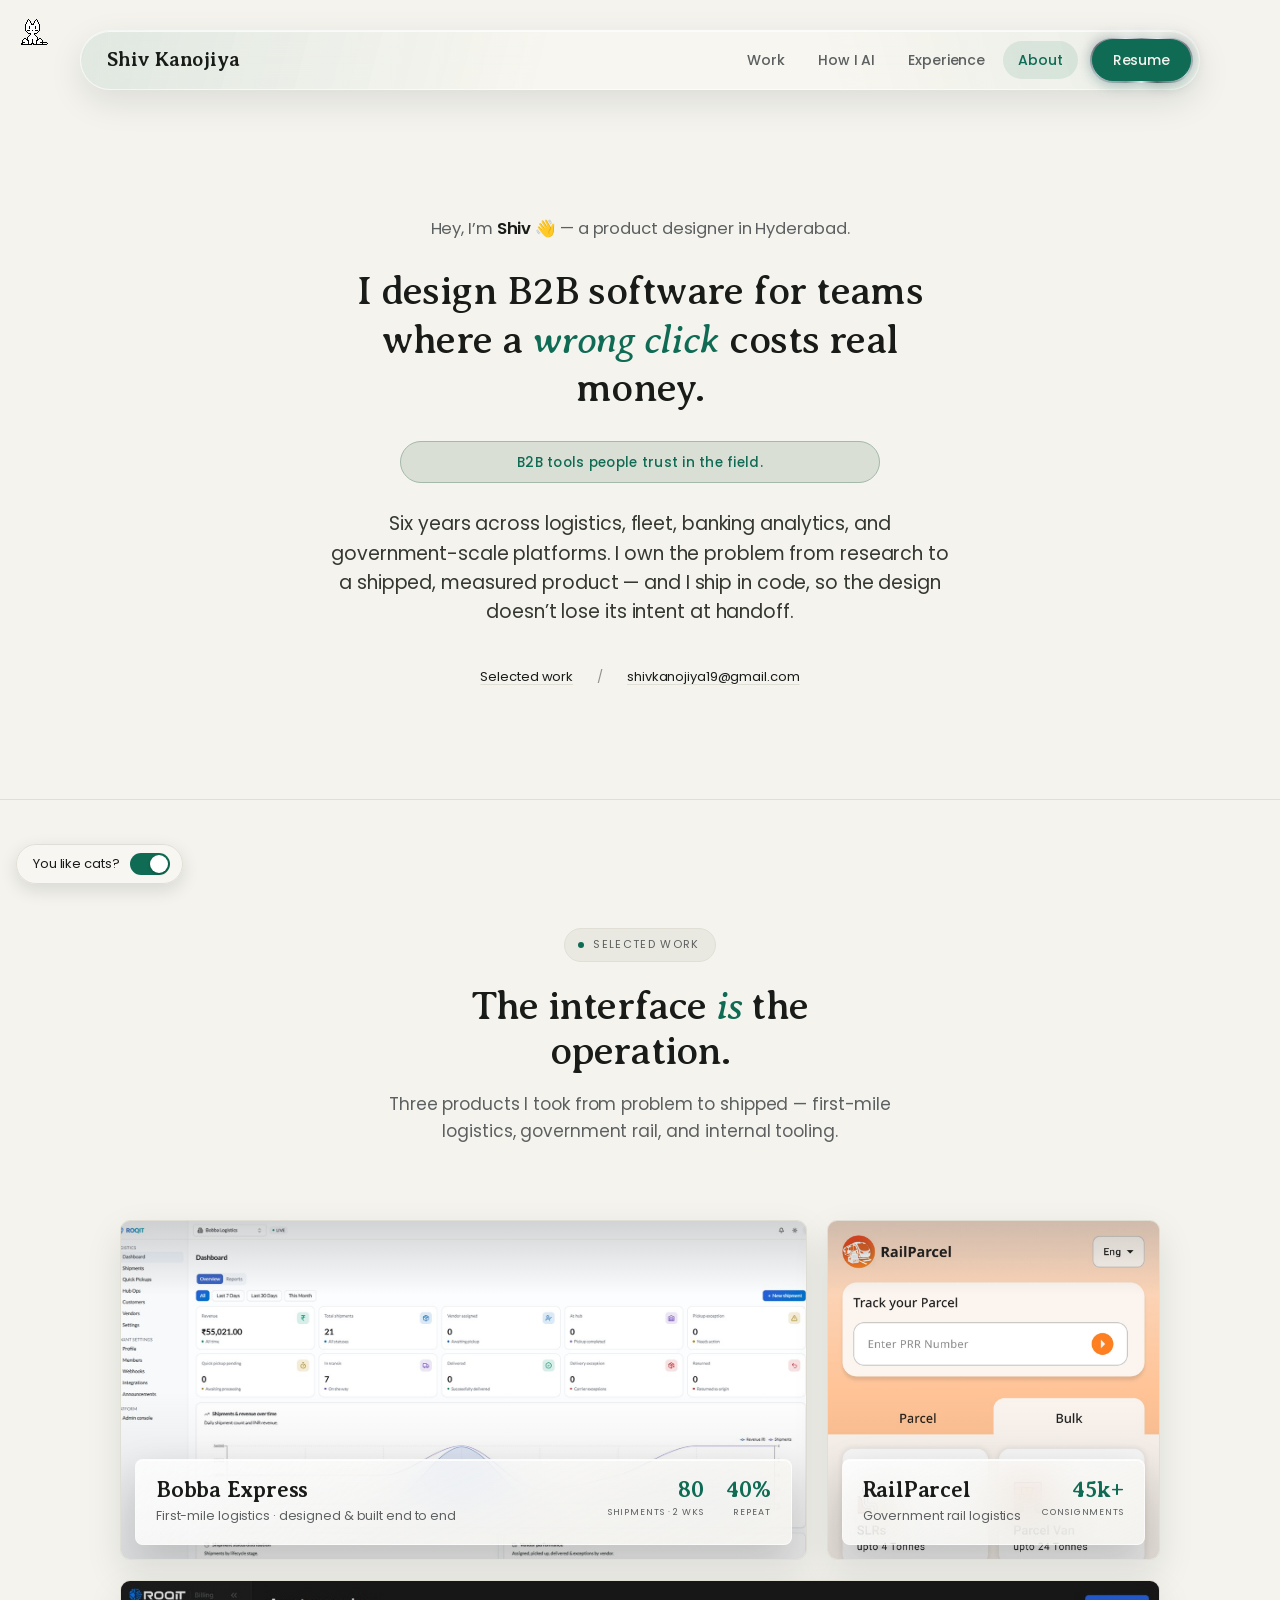
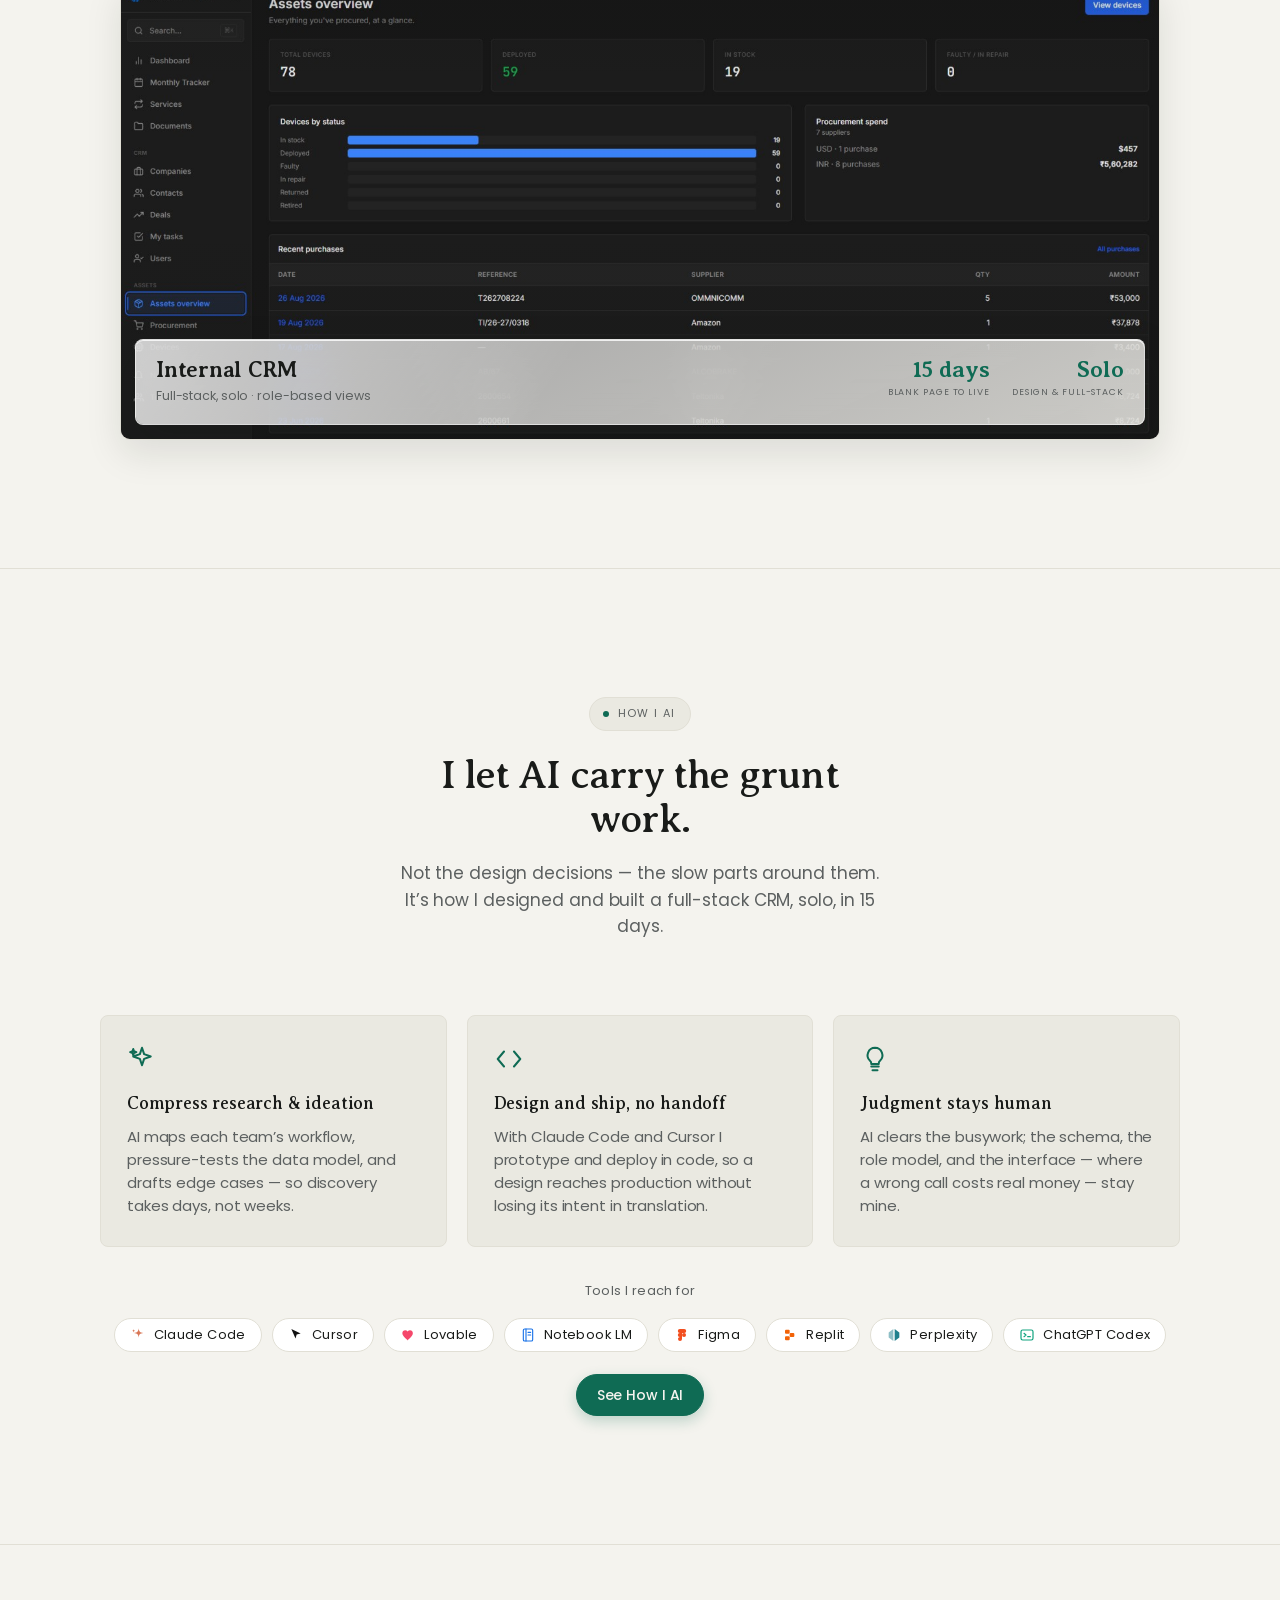
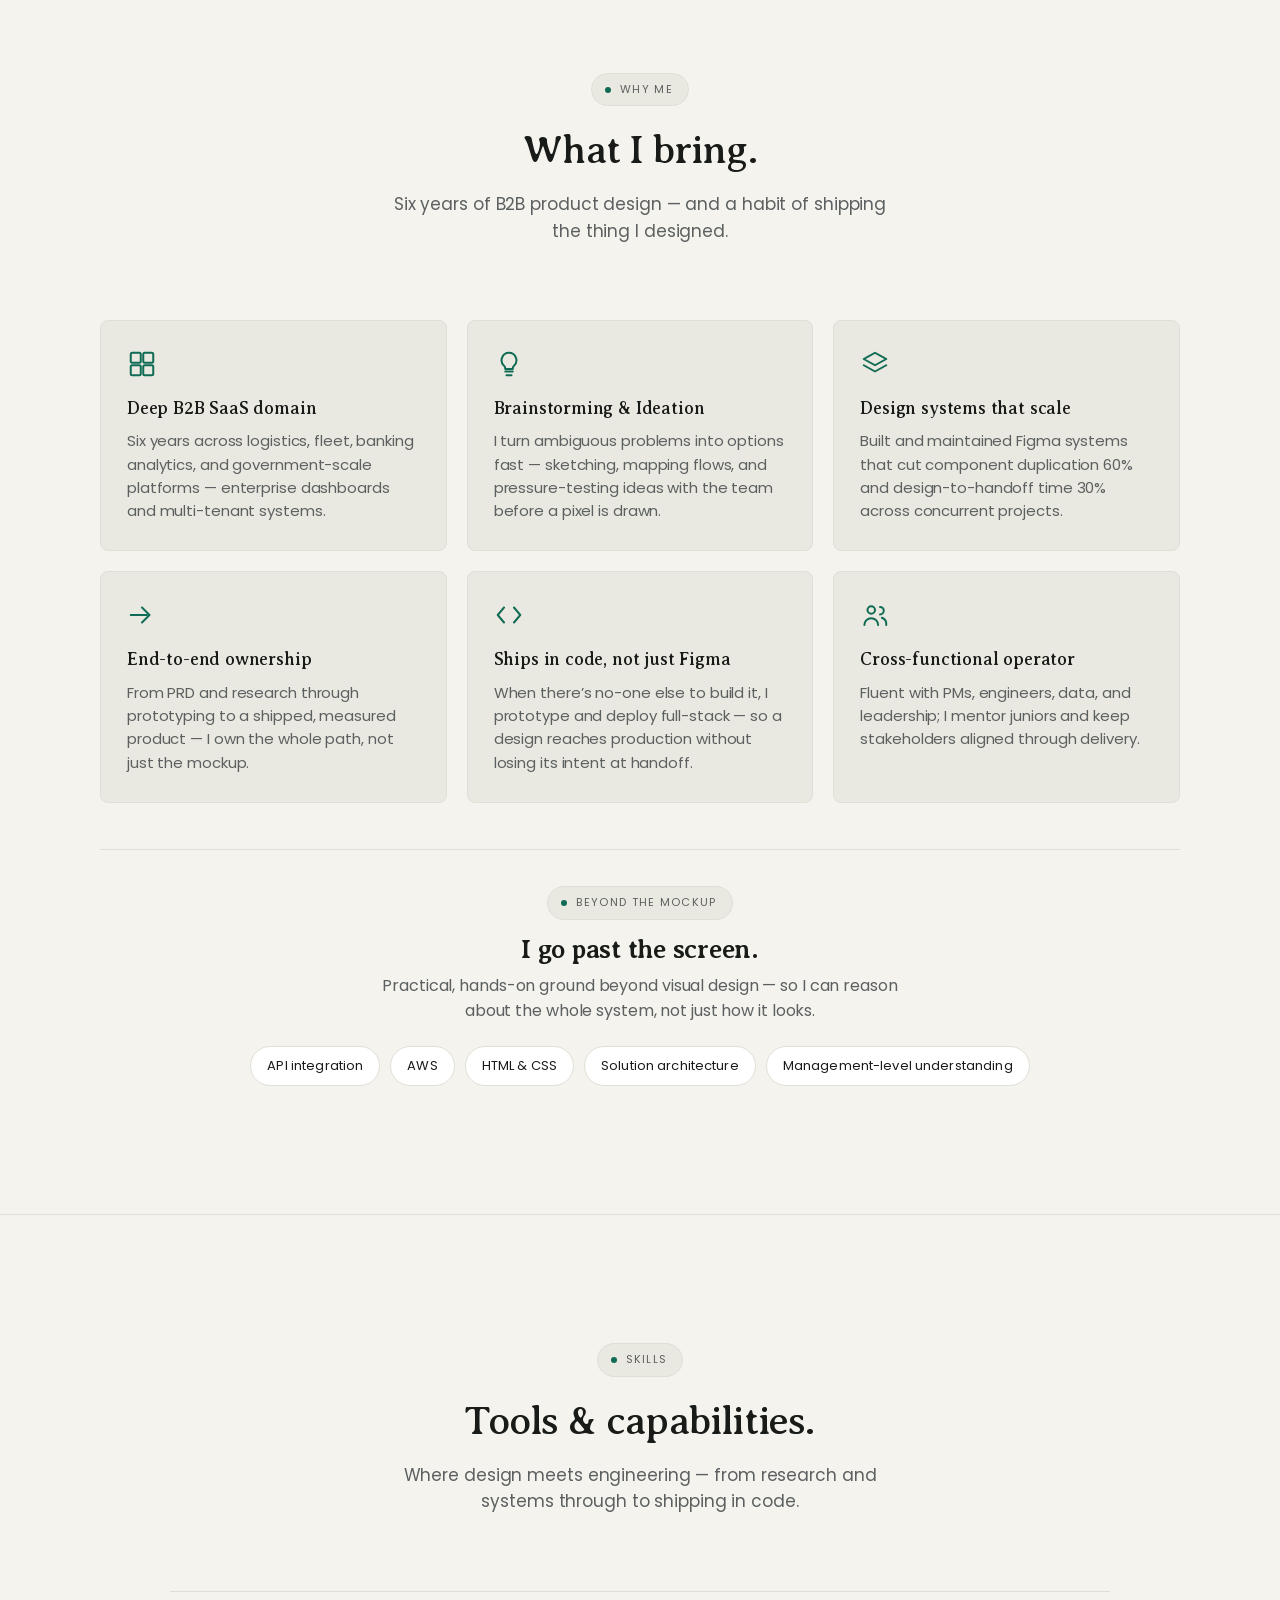
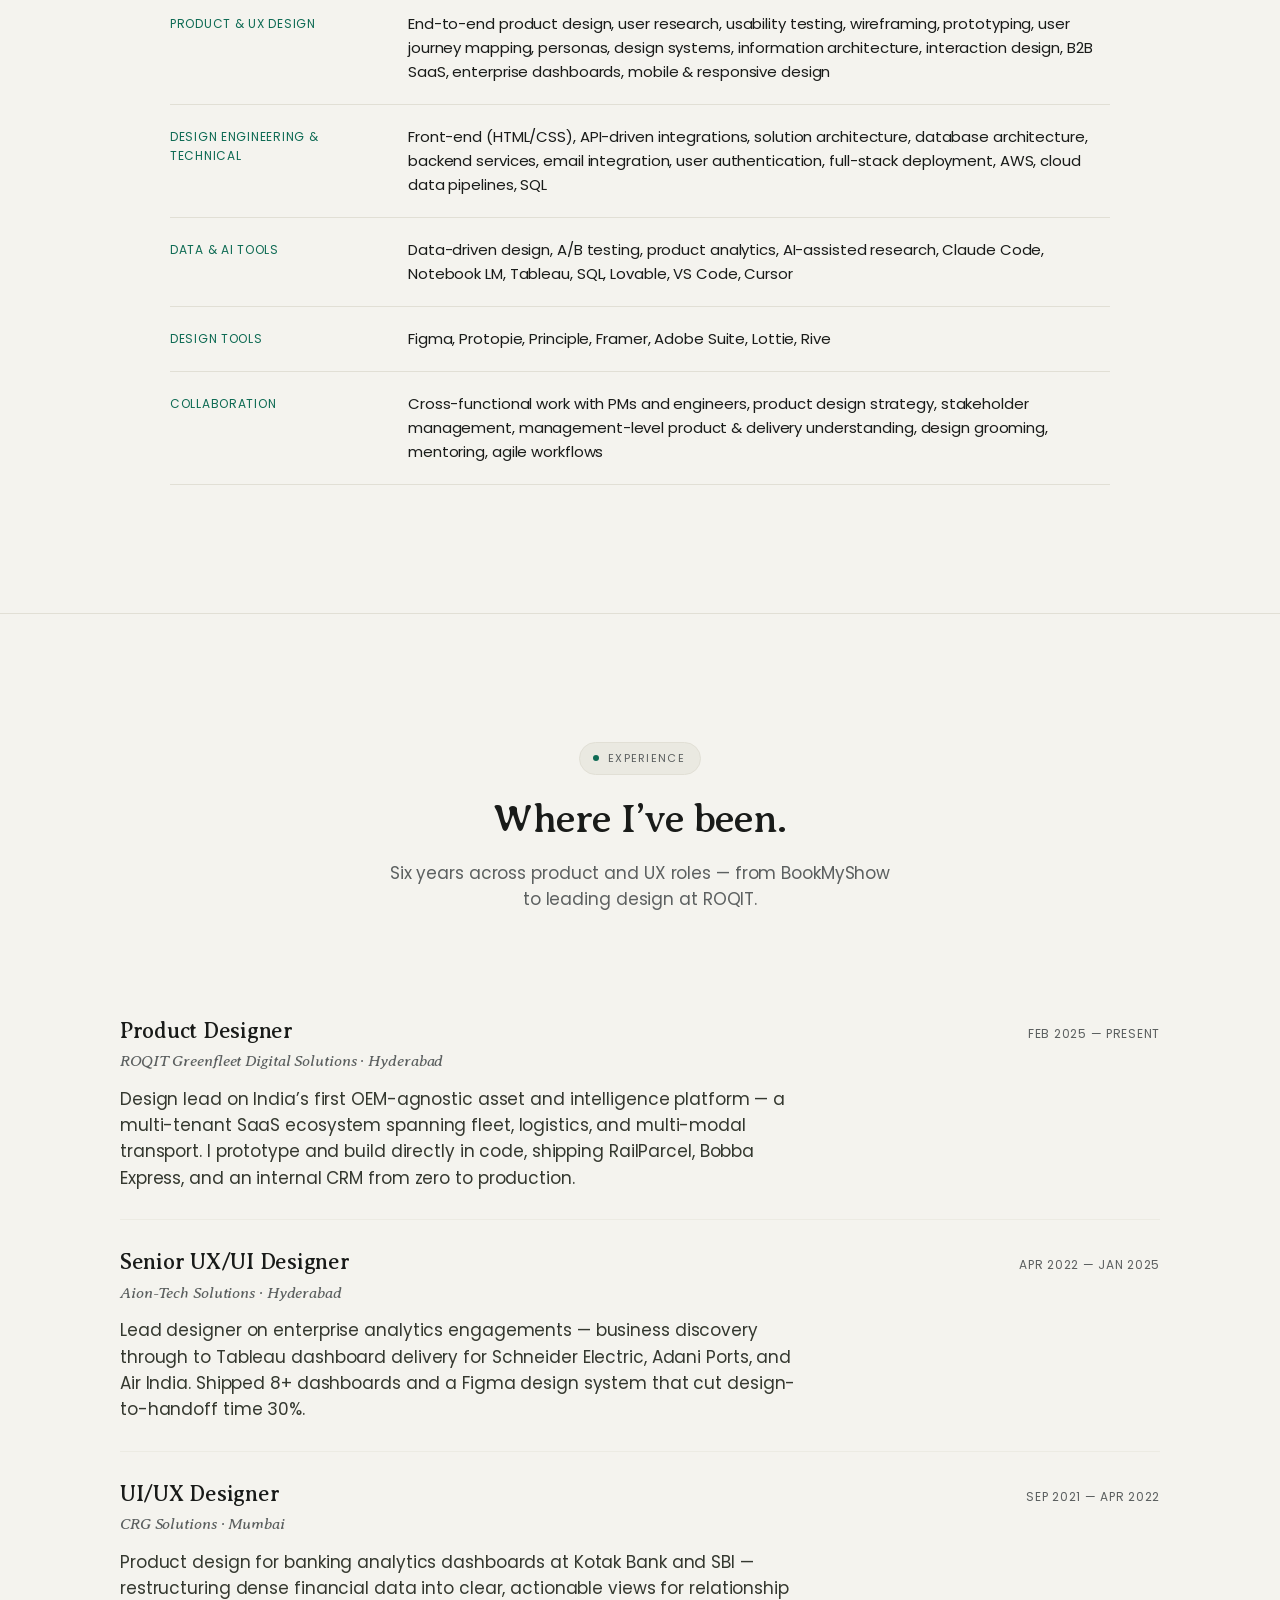
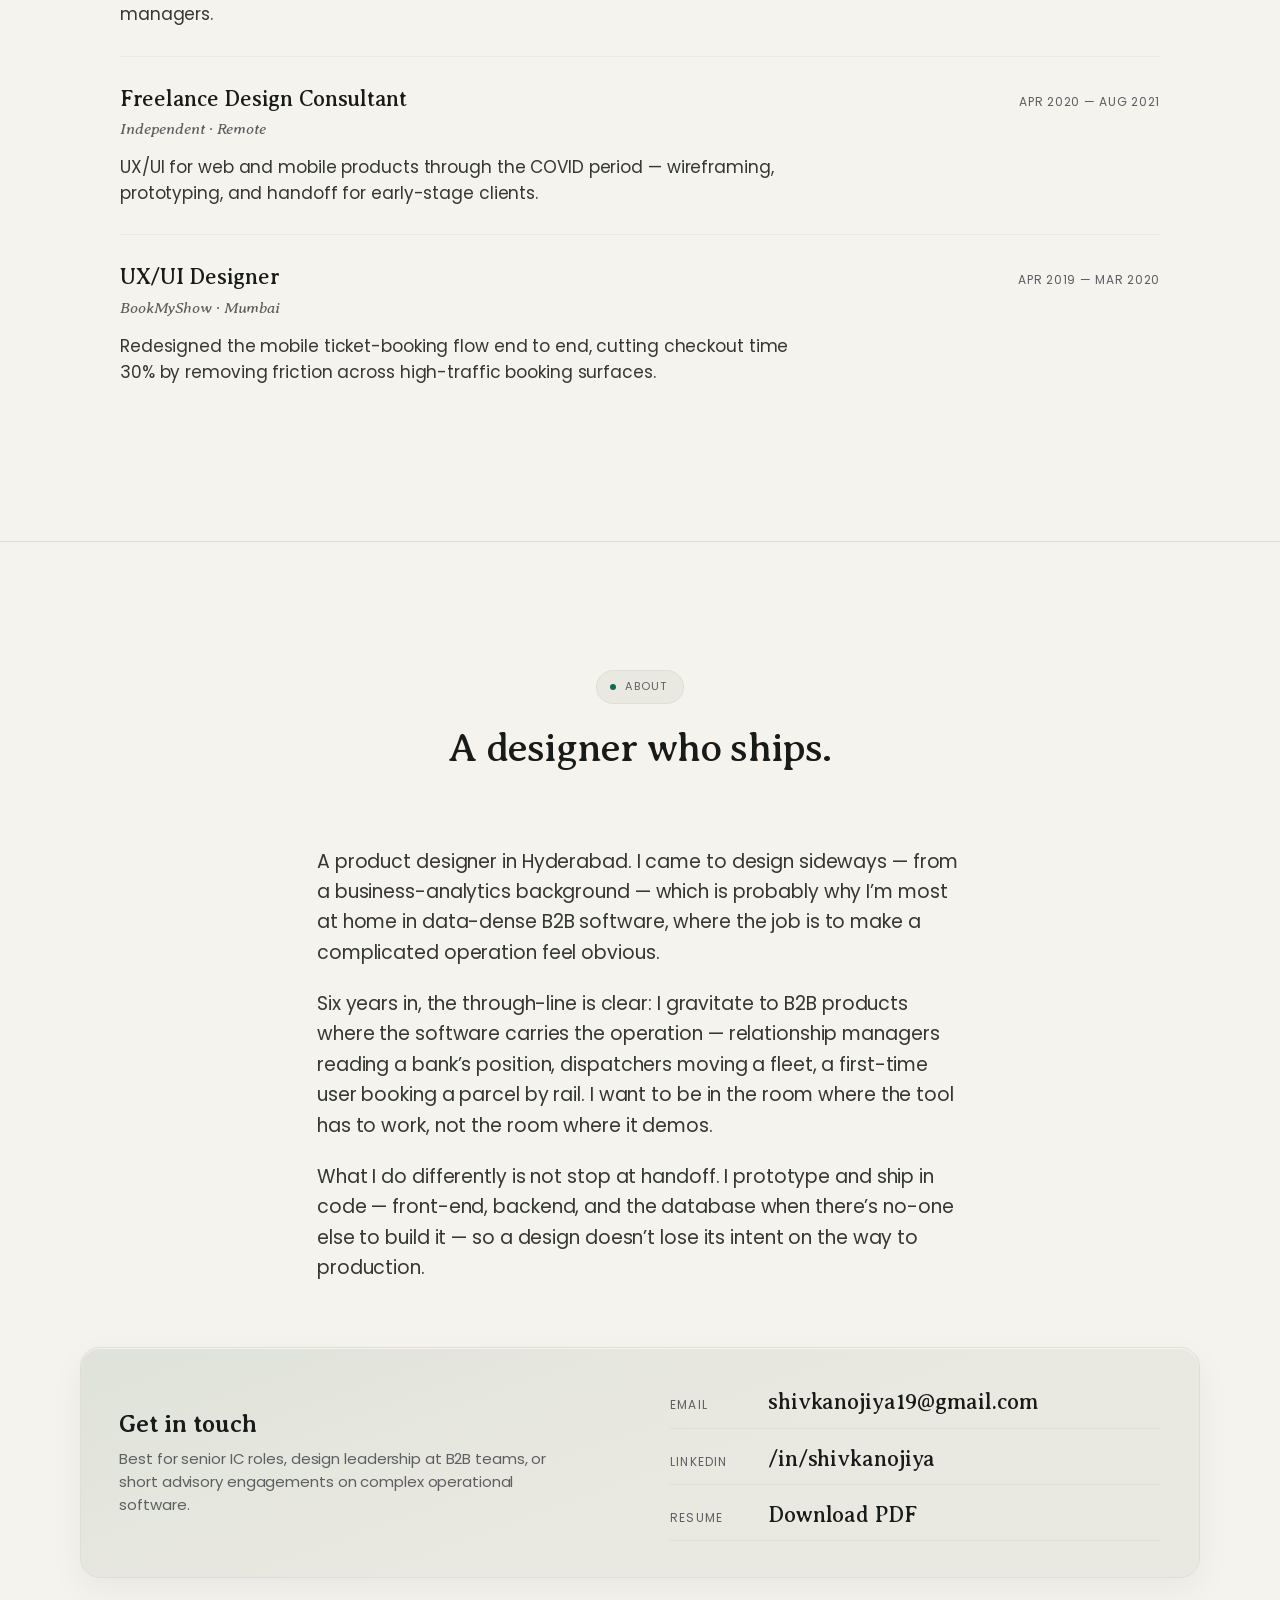
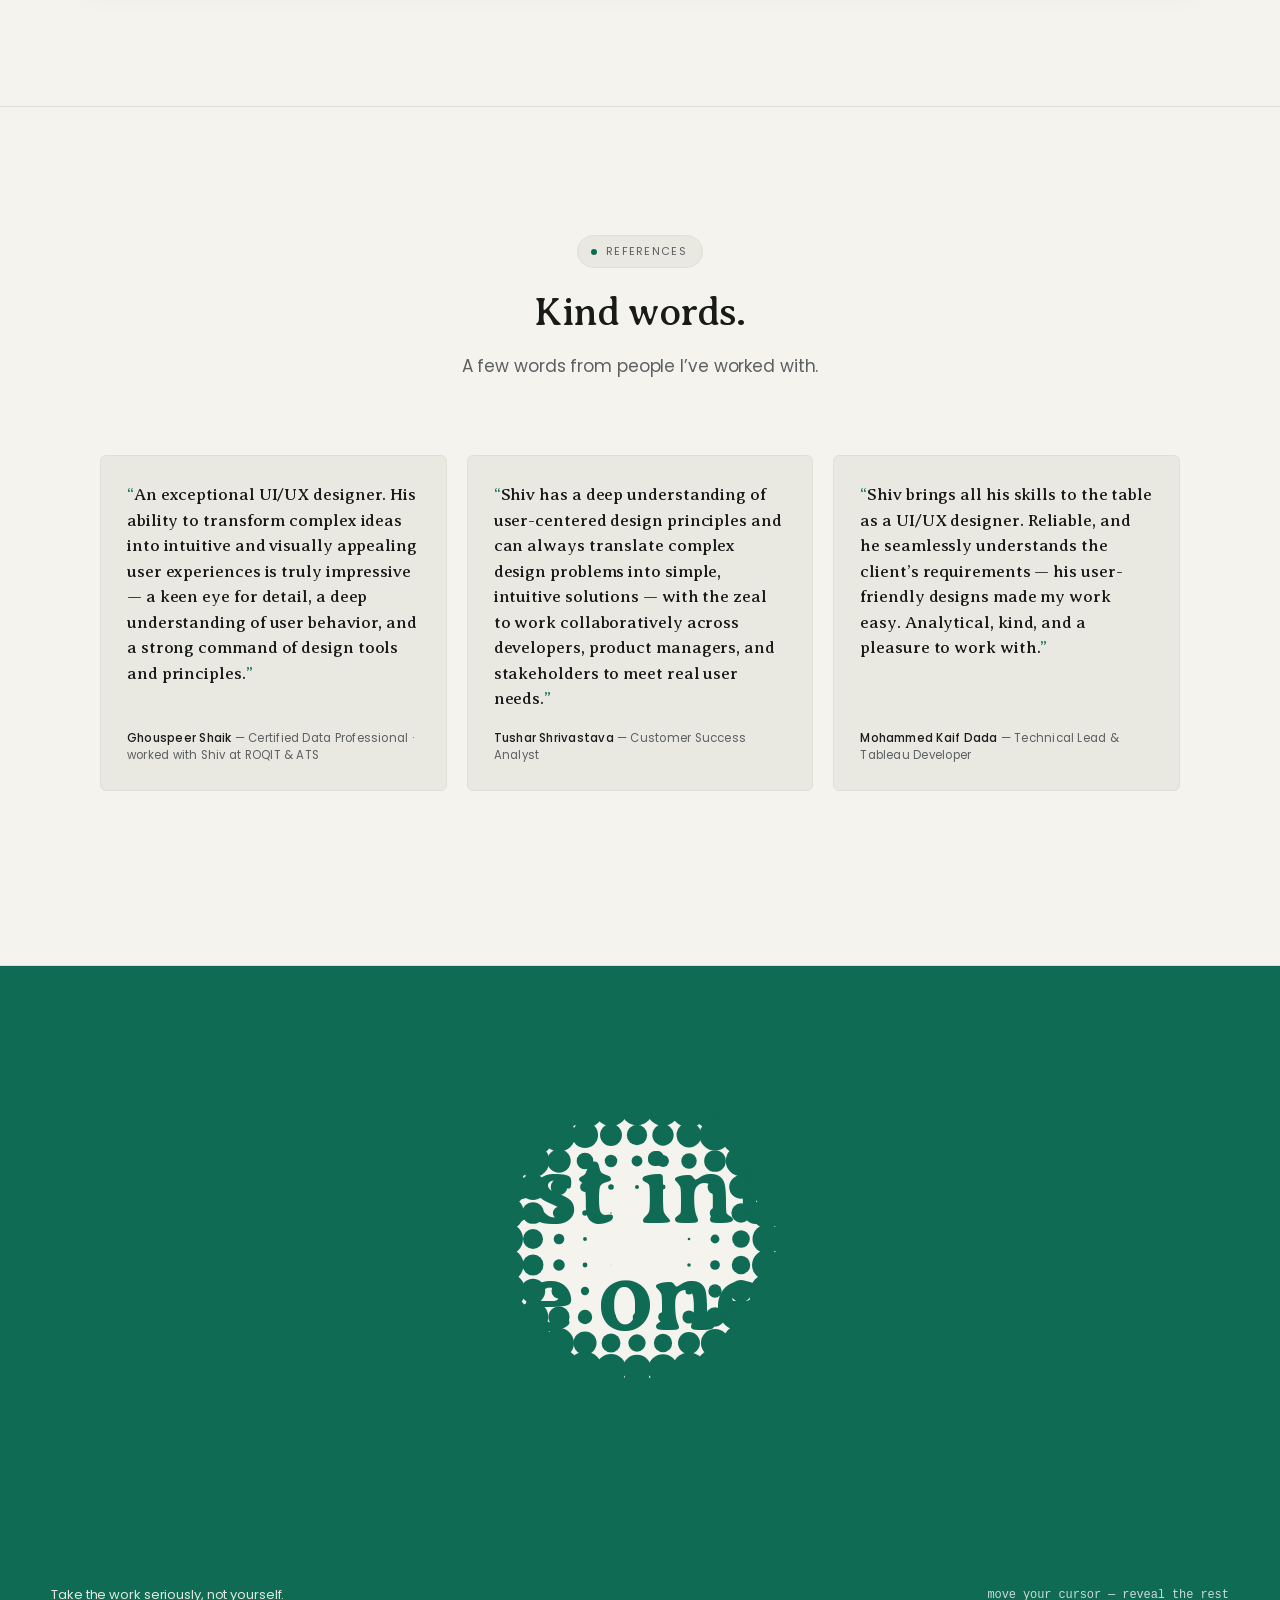
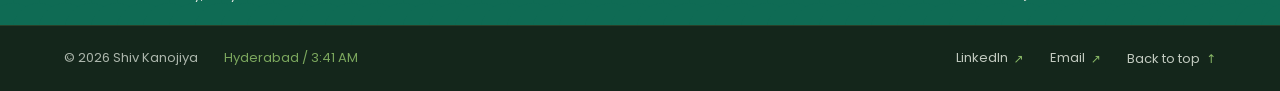
<file: index.html>
<!doctype html>
<html lang="en">
<head>
<meta charset="utf-8" />
<meta name="viewport" content="width=device-width,initial-scale=1" />
<title>Shiv Kanojiya — Product Designer</title>
<meta name="description" content="Product designer with six years in B2B SaaS across logistics, fleet, banking analytics, and government-scale platforms — who prototypes and ships in code." />
<meta name="author" content="Shiv Kanojiya" />
<meta name="theme-color" content="#F4F3EE" />
<link rel="icon" href="favicon.svg" type="image/svg+xml" />

<meta property="og:type" content="website" />
<meta property="og:title" content="Shiv Kanojiya — Product Designer" />
<meta property="og:description" content="Six years of B2B product design across logistics, fleet, banking analytics, and government-scale platforms — prototyped and shipped in code." />
<meta property="og:image" content="og-image.png" />
<meta property="og:image:width" content="1200" />
<meta property="og:image:height" content="630" />
<meta property="og:image:alt" content="Shiv Kanojiya — Product Designer. I design B2B software where a wrong click costs real money." />
<meta name="twitter:card" content="summary_large_image" />
<meta name="twitter:image" content="og-image.png" />
<link rel="preconnect" href="https://fonts.googleapis.com" />
<link rel="preconnect" href="https://fonts.gstatic.com" crossorigin />
<link href="https://fonts.googleapis.com/css2?family=Averia+Serif+Libre:ital,wght@0,300;0,400;0,700;1,400;1,700&family=Poppins:wght@400;500;600;700;800&display=swap" rel="stylesheet" />
<script type="application/ld+json">
{
  "@context": "https://schema.org",
  "@type": "Person",
  "name": "Shiv Kanojiya",
  "jobTitle": "Product Designer",
  "email": "shivkanojiya19@gmail.com",
  "sameAs": [
    "https://www.linkedin.com/in/shivkanojiya"
  ]
}
</script>
<link rel="stylesheet" href="styles.css" />
<script>
  /* Reveal guard: hide-for-animation only while JS is alive;
     restore full visibility if the reveal engine never loads. */
  document.documentElement.classList.add('reveal-on');
  addEventListener('load', function () {
    setTimeout(function () {
      if (!window.__revealed) document.documentElement.classList.remove('reveal-on');
    }, 1500);
  });
</script>
</head>
<body>

<div id="preloader" aria-hidden="true">
  <div class="loader triangle"><svg viewBox="0 0 86 80"><polygon points="43 8 79 72 7 72"></polygon></svg></div>
  <div class="loader"><svg viewBox="0 0 80 80"><rect height="64" width="64" y="8" x="8"></rect></svg></div>
  <div class="loader"><svg viewBox="0 0 80 80"><circle r="32" cy="40" cx="40"></circle></svg></div>
</div>

<a href="#main" class="skip">Skip to content</a>

<header class="top">
  <div class="top-inner">
    <a href="#" class="mark" aria-label="Shiv Kanojiya — home">Shiv Kanojiya</a>
    <button class="nav-toggle" type="button" aria-label="Menu" aria-expanded="false">
      <svg viewBox="0 0 24 24" fill="none" stroke="currentColor" stroke-width="2" stroke-linecap="round"><path d="M4 7h16M4 12h16M4 17h16"/></svg>
    </button>
    <nav aria-label="Primary">
      <a href="#work">Work</a>
      <a href="#how-i-ai">How I AI</a>
      <a href="#experience">Experience</a>
      <a href="#about">About</a>
      <a href="Shiv-Kanojiya-Resume.pdf" download class="nav-resume-m">Resume</a>
    </nav>
    <a href="Shiv-Kanojiya-Resume.pdf" download class="nav-resume">Resume</a>
  </div>
</header>

<main id="main">


  <!-- HERO -->
  <section class="hero">
    <div class="wrap">
      <p class="hero-greet reveal">Hey, I&rsquo;m <span class="nm">Shiv</span> <span class="wave">👋</span> &mdash; a product designer in Hyderabad.</p>
      <h1 class="lede reveal" style="margin-top: 24px;">
        I design B2B software for teams where a <em>wrong click</em> costs real money.
      </h1>
      <p class="rotator reveal">
        <span class="rot-track">
          <span class="rot-item">B2B tools people trust in the field.</span>
          <span class="rot-item">Zero to one, then watch the metrics.</span>
          <span class="rot-item">Six years: logistics to government scale.</span>
          <span class="rot-item">And I ship in code, so intent survives handoff.</span>
          <span class="rot-item" aria-hidden="true">B2B tools people trust in the field.</span>
        </span>
      </p>
      <p class="sub reveal">
        Six years across logistics, fleet, banking analytics, and
        government-scale platforms. I own the problem from research to a
        shipped, measured product &mdash; and I ship in code, so the design
        doesn&rsquo;t lose its intent at handoff.
      </p>
      <p class="sig reveal">
        <a href="#work">Selected work</a>
        <span class="sep">/</span>
        <a href="mailto:shivkanojiya19@gmail.com">shivkanojiya19@gmail.com</a>
      </p>
    </div>
  </section>

  <!-- SELECTED WORK -->
  <section id="work">
    <div class="wrap sec">
      <div class="intro reveal">
        <span class="eyebrow">Selected work</span>
        <h2>The interface <em>is</em> the operation.</h2>
        <p class="intro-sub">Three products I took from problem to shipped &mdash; first-mile logistics, government rail, and internal tooling.</p>
      </div>
      <div class="reveal">
        <div class="worklist bento">

            <a href="work/bobba.html" class="work span2 reveal">
              <div class="bg"><img loading="lazy" src="images/card-bobba.jpg" alt="Bobba Express logistics dashboard" /></div>
              <span class="arrow" aria-hidden="true"><svg viewBox="0 0 24 24" fill="none" stroke="currentColor" stroke-width="2" stroke-linecap="round" stroke-linejoin="round"><path d="M7 17 17 7M8 7h9v9"/></svg></span>
              <div class="panel">
                <div class="ptop">
                  <div class="pt-left">
                    <div class="ttl">Bobba Express</div>
                    <div class="cat">First-mile logistics · designed &amp; built end to end</div>
                  </div>
                  <div class="metrics">
                    <div class="metric"><b>80</b><span>Shipments · 2 wks</span></div>
                    <div class="metric"><b>40%</b><span>Repeat</span></div>
                  </div>
                </div>
                <div class="desc"><p>A first-mile air-cargo platform on the live Emirates SkyCargo API — customer, admin &amp; vendor portals plus a driver app, live in Bangalore &amp; Hyderabad.</p></div>
              </div>
            </a>

            <a href="work/railparcel.html" class="work span1 reveal">
              <div class="bg"><img loading="lazy" src="images/card-railparcel.jpg" alt="RailParcel app — track your parcel home screen" /></div>
              <span class="arrow" aria-hidden="true"><svg viewBox="0 0 24 24" fill="none" stroke="currentColor" stroke-width="2" stroke-linecap="round" stroke-linejoin="round"><path d="M7 17 17 7M8 7h9v9"/></svg></span>
              <div class="panel">
                <div class="ptop">
                  <div class="pt-left">
                    <div class="ttl">RailParcel</div>
                    <div class="cat">Government rail logistics</div>
                  </div>
                  <div class="metrics">
                    <div class="metric"><b>45k+</b><span>Consignments</span></div>
                  </div>
                </div>
                <div class="desc"><p>Indian Railways’ parcel network, off paper — a trilingual booking app across CRIS, SBI, and four logistics partners.</p></div>
              </div>
            </a>

            <a href="work/crm.html" class="work span3 reveal">
              <div class="bg"><img loading="lazy" src="images/card-crm.jpg" alt="Internal CRM — assets overview dashboard" /></div>
              <span class="arrow" aria-hidden="true"><svg viewBox="0 0 24 24" fill="none" stroke="currentColor" stroke-width="2" stroke-linecap="round" stroke-linejoin="round"><path d="M7 17 17 7M8 7h9v9"/></svg></span>
              <div class="panel">
                <div class="ptop">
                  <div class="pt-left">
                    <div class="ttl">Internal CRM</div>
                    <div class="cat">Full-stack, solo · role-based views</div>
                  </div>
                  <div class="metrics">
                    <div class="metric"><b>15 days</b><span>Blank page to live</span></div>
                    <div class="metric"><b>Solo</b><span>Design &amp; full-stack</span></div>
                  </div>
                </div>
                <div class="desc"><p>Designed and built a full-stack, role-based CRM solo in 15 days — replacing the spreadsheets that ran pipeline, billing, and assets for four teams.</p></div>
              </div>
            </a>

        </div>
      </div>
    </div>
  </section>

  <!-- HOW I AI -->
  <section id="how-i-ai">
    <div class="wrap sec">
      <div class="intro reveal">
        <span class="eyebrow">How I AI</span>
        <h2>I let AI carry the grunt work.</h2>
        <p class="intro-sub">Not the design decisions &mdash; the slow parts around them. It&rsquo;s how I designed and built a full-stack CRM, solo, in 15 days.</p>
      </div>
      <div class="strengths reveal">
        <div class="strength">
          <svg class="ic" viewBox="0 0 24 24" aria-hidden="true"><path d="M12 3l1.7 5.1L19 10l-5.3 1.9L12 17l-1.7-5.1L5 10l5.3-1.9z"/><path d="M5 4l.6 1.8L7.5 6.5 5.6 7.2 5 9l-.6-1.8L2.5 6.5 4.4 5.8z"/></svg>
          <h3>Compress research &amp; ideation</h3>
          <p>AI maps each team&rsquo;s workflow, pressure-tests the data model, and drafts edge cases &mdash; so discovery takes days, not weeks.</p>
        </div>
        <div class="strength">
          <svg class="ic" viewBox="0 0 24 24" aria-hidden="true"><path d="M8 6l-5 6 5 6M16 6l5 6-5 6"/></svg>
          <h3>Design and ship, no handoff</h3>
          <p>With Claude Code and Cursor I prototype and deploy in code, so a design reaches production without losing its intent in translation.</p>
        </div>
        <div class="strength">
          <svg class="ic" viewBox="0 0 24 24" aria-hidden="true"><path d="M9 18h6"/><path d="M10 21h4"/><path d="M12 3a6 6 0 0 0-4 10.4c.7.6 1 1.3 1 2.1v.5h6v-.5c0-.8.3-1.5 1-2.1A6 6 0 0 0 12 3z"/></svg>
          <h3>Judgment stays human</h3>
          <p>AI clears the busywork; the schema, the role model, and the interface &mdash; where a wrong call costs real money &mdash; stay mine.</p>
        </div>
      </div>
      <div class="ai-tools tools-pills reveal">
        <span class="tools-lead">Tools I reach for</span>
        <span class="tool-pill pi-claude"><svg viewBox="0 0 24 24" fill="currentColor"><path d="M13 2c.5 5 2 6.5 7 7-5 .5-6.5 2-7 7-.5-5-2-6.5-7-7 5-.5 6.5-2 7-7z"/><path d="M5.5 3c.2 2 .7 2.5 2.7 2.8C6.2 6 5.7 6.6 5.5 8.6 5.3 6.6 4.8 6 2.8 5.8 4.8 5.5 5.3 5 5.5 3z"/></svg><span>Claude Code</span></span>
        <span class="tool-pill pi-cursor"><svg viewBox="0 0 24 24" fill="currentColor"><path d="M5 3l14 6.6-6 1.7-1.7 6L5 3z"/></svg><span>Cursor</span></span>
        <span class="tool-pill pi-lovable"><svg viewBox="0 0 24 24" fill="currentColor"><path d="M12 20.3l-1.3-1.2C6.2 15 3.5 12.5 3.5 9.3 3.5 6.9 5.4 5 7.8 5c1.4 0 2.7.6 3.6 1.7C12.3 5.6 13.6 5 15 5c2.4 0 4.3 1.9 4.3 4.3 0 3.2-2.7 5.7-7.2 9.8L12 20.3z"/></svg><span>Lovable</span></span>
        <span class="tool-pill pi-notebook"><svg viewBox="0 0 24 24" fill="none" stroke="currentColor" stroke-width="1.7" stroke-linecap="round" stroke-linejoin="round"><rect x="5" y="3" width="14" height="18" rx="2"/><path d="M9 3v18"/><path d="M12 8h4M12 12h4"/></svg><span>Notebook LM</span></span>
        <span class="tool-pill pi-figma"><svg viewBox="0 0 24 24" fill="currentColor"><path d="M8.7 3H12v6H8.7a3 3 0 0 1 0-6z"/><path d="M12 3h3.3a3 3 0 0 1 0 6H12V3z"/><path d="M8.7 9H12v6H8.7a3 3 0 0 1 0-6z"/><circle cx="15" cy="12" r="3"/><path d="M8.7 15H12v3a3 3 0 1 1-3.3-3z"/></svg><span>Figma</span></span>
        <span class="tool-pill pi-replit"><svg viewBox="0 0 24 24" fill="currentColor"><rect x="4.5" y="4" width="7" height="6" rx="1.5"/><rect x="11.5" y="9" width="7" height="6" rx="1.5"/><rect x="4.5" y="14" width="7" height="6" rx="1.5"/></svg><span>Replit</span></span>
        <span class="tool-pill pi-perplexity"><svg viewBox="0 0 24 24" fill="currentColor"><path d="M11 3 4 8.2v7.6L11 21V3z" opacity=".5"/><path d="M13 3v18l7-5.2V8.2L13 3z"/></svg><span>Perplexity</span></span>
        <span class="tool-pill pi-codex"><svg viewBox="0 0 24 24" fill="none" stroke="currentColor" stroke-width="1.8" stroke-linecap="round" stroke-linejoin="round"><rect x="3" y="4.5" width="18" height="15" rx="2.5"/><path d="M7.5 9.5l3 2.5-3 2.5M13 14.5h4"/></svg><span>ChatGPT Codex</span></span>
      </div>
      <p class="reveal" style="text-align:center; margin-top:22px;">
        <a href="work/how-i-ai.html" class="nav-resume nav-cta">
          <span class="cta-text">See How I AI</span>
          <span class="shape s-cone" aria-hidden="true"></span>
          <span class="shape s-torus" aria-hidden="true"></span>
          <span class="shape s-ico" aria-hidden="true"></span>
          <span class="shape s-sphere" aria-hidden="true"></span>
        </a>
      </p>
    </div>
  </section>

  <!-- STRENGTHS -->
  <section id="strengths">
    <div class="wrap sec">
      <div class="intro reveal">
        <span class="eyebrow">Why me</span>
        <h2>What I bring.</h2>
        <p class="intro-sub">Six years of B2B product design &mdash; and a habit of shipping the thing I designed.</p>
      </div>
      <div class="strengths reveal">
        <div class="strength">
          <svg class="ic" viewBox="0 0 24 24" aria-hidden="true"><rect x="3" y="3" width="8" height="8" rx="1.2"/><rect x="13" y="3" width="8" height="8" rx="1.2"/><rect x="3" y="13" width="8" height="8" rx="1.2"/><rect x="13" y="13" width="8" height="8" rx="1.2"/></svg>
          <h3>Deep B2B SaaS domain</h3>
          <p>Six years across logistics, fleet, banking analytics, and government-scale platforms &mdash; enterprise dashboards and multi-tenant systems.</p>
        </div>
        <div class="strength">
          <svg class="ic" viewBox="0 0 24 24" aria-hidden="true"><path d="M9 18h6"/><path d="M10 21h4"/><path d="M12 3a6 6 0 0 0-4 10.4c.7.6 1 1.3 1 2.1v.5h6v-.5c0-.8.3-1.5 1-2.1A6 6 0 0 0 12 3z"/></svg>
          <h3>Brainstorming &amp; Ideation</h3>
          <p>I turn ambiguous problems into options fast &mdash; sketching, mapping flows, and pressure-testing ideas with the team before a pixel is drawn.</p>
        </div>
        <div class="strength">
          <svg class="ic" viewBox="0 0 24 24" aria-hidden="true"><path d="M12 3l9 5-9 5-9-5z"/><path d="M3 13l9 5 9-5"/></svg>
          <h3>Design systems that scale</h3>
          <p>Built and maintained Figma systems that cut component duplication 60% and design-to-handoff time 30% across concurrent projects.</p>
        </div>
        <div class="strength">
          <svg class="ic" viewBox="0 0 24 24" aria-hidden="true"><path d="M3 12h13"/><path d="M12 6l6 6-6 6"/></svg>
          <h3>End-to-end ownership</h3>
          <p>From PRD and research through prototyping to a shipped, measured product &mdash; I own the whole path, not just the mockup.</p>
        </div>
        <div class="strength">
          <svg class="ic" viewBox="0 0 24 24" aria-hidden="true"><path d="M8 6l-5 6 5 6M16 6l5 6-5 6"/></svg>
          <h3>Ships in code, not just Figma</h3>
          <p>When there&rsquo;s no-one else to build it, I prototype and deploy full-stack &mdash; so a design reaches production without losing its intent at handoff.</p>
        </div>
        <div class="strength">
          <svg class="ic" viewBox="0 0 24 24" aria-hidden="true"><circle cx="9" cy="8" r="3"/><path d="M3.5 20a5.5 5.5 0 0 1 11 0"/><path d="M16 5.5a3 3 0 0 1 0 6"/><path d="M17.5 14.2A5.5 5.5 0 0 1 21 20"/></svg>
          <h3>Cross-functional operator</h3>
          <p>Fluent with PMs, engineers, data, and leadership; I mentor juniors and keep stakeholders aligned through delivery.</p>
        </div>
      </div>

      <div class="caps reveal">
        <span class="eyebrow">Beyond the mockup</span>
        <h3 class="caps-h">I go past the screen.</h3>
        <p class="intro-sub">Practical, hands-on ground beyond visual design &mdash; so I can reason about the whole system, not just how it looks.</p>
        <div class="caps-chips">
          <span class="cap-chip">API integration</span>
          <span class="cap-chip">AWS</span>
          <span class="cap-chip">HTML &amp; CSS</span>
          <span class="cap-chip">Solution architecture</span>
          <span class="cap-chip">Management-level understanding</span>
        </div>
      </div>
    </div>
  </section>

  <!-- SKILLS -->
  <section id="skills-detail">
    <div class="wrap sec">
      <div class="intro reveal">
        <span class="eyebrow">Skills</span>
        <h2>Tools &amp; capabilities.</h2>
        <p class="intro-sub">Where design meets engineering &mdash; from research and systems through to shipping in code.</p>
      </div>
      <div class="skillset reveal">
        <div class="skillrow">
          <div class="cat">Product &amp; UX Design</div>
          <div class="items">End-to-end product design, user research, usability testing, wireframing, prototyping, user journey mapping, personas, design systems, information architecture, interaction design, B2B SaaS, enterprise dashboards, mobile &amp; responsive design</div>
        </div>
        <div class="skillrow">
          <div class="cat">Design Engineering &amp; Technical</div>
          <div class="items">Front-end (HTML/CSS), API-driven integrations, solution architecture, database architecture, backend services, email integration, user authentication, full-stack deployment, AWS, cloud data pipelines, SQL</div>
        </div>
        <div class="skillrow">
          <div class="cat">Data &amp; AI Tools</div>
          <div class="items">Data-driven design, A/B testing, product analytics, AI-assisted research, Claude Code, Notebook LM, Tableau, SQL, Lovable, VS Code, Cursor</div>
        </div>
        <div class="skillrow">
          <div class="cat">Design Tools</div>
          <div class="items">Figma, Protopie, Principle, Framer, Adobe Suite, Lottie, Rive</div>
        </div>
        <div class="skillrow">
          <div class="cat">Collaboration</div>
          <div class="items">Cross-functional work with PMs and engineers, product design strategy, stakeholder management, management-level product &amp; delivery understanding, design grooming, mentoring, agile workflows</div>
        </div>
      </div>
    </div>
  </section>

  <!-- EXPERIENCE -->
  <section id="experience">
    <div class="wrap sec">
      <div class="intro reveal">
        <span class="eyebrow">Experience</span>
        <h2>Where I&rsquo;ve been.</h2>
        <p class="intro-sub">Six years across product and UX roles &mdash; from BookMyShow to leading design at ROQIT.</p>
      </div>
      <div class="reveal">
        <div class="roles">
            <div class="role">
              <div class="when">Feb 2025 &mdash; Present</div>
              <div>
                <h3>Product Designer</h3>
                <div class="co">ROQIT Greenfleet Digital Solutions · Hyderabad</div>
                <p>
                  Design lead on India&rsquo;s first OEM-agnostic asset and
                  intelligence platform &mdash; a multi-tenant SaaS ecosystem
                  spanning fleet, logistics, and multi-modal transport. I
                  prototype and build directly in code, shipping RailParcel,
                  Bobba Express, and an internal CRM from zero to production.
                </p>
              </div>
            </div>

            <div class="role">
              <div class="when">Apr 2022 &mdash; Jan 2025</div>
              <div>
                <h3>Senior UX/UI Designer</h3>
                <div class="co">Aion-Tech Solutions · Hyderabad</div>
                <p>
                  Lead designer on enterprise analytics engagements &mdash;
                  business discovery through to Tableau dashboard delivery
                  for Schneider Electric, Adani Ports, and Air India. Shipped
                  8+ dashboards and a Figma design system that cut
                  design-to-handoff time 30%.
                </p>
              </div>
            </div>

            <div class="role">
              <div class="when">Sep 2021 &mdash; Apr 2022</div>
              <div>
                <h3>UI/UX Designer</h3>
                <div class="co">CRG Solutions · Mumbai</div>
                <p>
                  Product design for banking analytics dashboards at Kotak
                  Bank and SBI &mdash; restructuring dense financial data into
                  clear, actionable views for relationship managers.
                </p>
              </div>
            </div>

            <div class="role">
              <div class="when">Apr 2020 &mdash; Aug 2021</div>
              <div>
                <h3>Freelance Design Consultant</h3>
                <div class="co">Independent · Remote</div>
                <p>
                  UX/UI for web and mobile products through the COVID period
                  &mdash; wireframing, prototyping, and handoff for
                  early-stage clients.
                </p>
              </div>
            </div>

            <div class="role">
              <div class="when">Apr 2019 &mdash; Mar 2020</div>
              <div>
                <h3>UX/UI Designer</h3>
                <div class="co">BookMyShow · Mumbai</div>
                <p>
                  Redesigned the mobile ticket-booking flow end to end,
                  cutting checkout time 30% by removing friction across
                  high-traffic booking surfaces.
                </p>
              </div>
            </div>
        </div>
      </div>
    </div>
  </section>

  <!-- ABOUT -->
  <section id="about">
    <div class="wrap sec">
      <div class="intro reveal">
        <span class="eyebrow">About</span>
        <h2>A designer who ships.</h2>
      </div>
      <div class="prose reveal">
          <p>
            A product designer in Hyderabad. I came to
            design sideways &mdash; from a business-analytics background
            &mdash; which is probably why I&rsquo;m most at home in
            data-dense B2B software, where the job is to make a complicated
            operation feel obvious.
          </p>
          <p>
            Six years in, the through-line is clear: I gravitate to B2B
            products where the software carries the operation &mdash;
            relationship managers reading a bank&rsquo;s position,
            dispatchers moving a fleet, a first-time user booking a parcel
            by rail. I want to be in the room where the tool has to work,
            not the room where it demos.
          </p>
          <p>
            What I do differently is not stop at handoff. I prototype and
            ship in code &mdash; front-end, backend, and the database when
            there&rsquo;s no-one else to build it &mdash; so a design
            doesn&rsquo;t lose its intent on the way to production.
          </p>
        </div>
        <div class="reveal" id="contact">
          <div class="contact-left">
            <h3 class="contact-h">Get in touch</h3>
            <p class="intro-sub">Best for senior IC roles, design leadership at B2B teams, or short advisory engagements on complex operational software.</p>
          </div>
          <div class="lines">
            <a href="mailto:shivkanojiya19@gmail.com"><span class="k">Email</span> shivkanojiya19@gmail.com</a>
            <a href="https://www.linkedin.com/in/shivkanojiya" target="_blank" rel="noopener"><span class="k">LinkedIn</span> /in/shivkanojiya</a>
            <a href="Shiv-Kanojiya-Resume.pdf" download><span class="k">Resume</span> Download PDF</a>
          </div>
        </div>
      </div>
  </section>

  <!-- REFERENCES -->
  <section id="references">
    <div class="wrap sec">
      <div class="intro reveal">
        <span class="eyebrow">References</span>
        <h2>Kind words.</h2>
        <p class="intro-sub">A few words from people I&rsquo;ve worked with.</p>
      </div>
      <div class="reveal">
        <div class="refs">
            <figure class="ref">
              <blockquote>An exceptional UI/UX designer. His ability to transform complex ideas into intuitive and visually appealing user experiences is truly impressive &mdash; a keen eye for detail, a deep understanding of user behavior, and a strong command of design tools and principles.</blockquote>
              <figcaption><b>Ghouspeer Shaik</b> &mdash; Certified Data Professional · worked with Shiv at ROQIT &amp; ATS</figcaption>
            </figure>
            <figure class="ref">
              <blockquote>Shiv has a deep understanding of user-centered design principles and can always translate complex design problems into simple, intuitive solutions &mdash; with the zeal to work collaboratively across developers, product managers, and stakeholders to meet real user needs.</blockquote>
              <figcaption><b>Tushar Shrivastava</b> &mdash; Customer Success Analyst</figcaption>
            </figure>
            <figure class="ref">
              <blockquote>Shiv brings all his skills to the table as a UI/UX designer. Reliable, and he seamlessly understands the client&rsquo;s requirements &mdash; his user-friendly designs made my work easy. Analytical, kind, and a pleasure to work with.</blockquote>
              <figcaption><b>Mohammed Kaif Dada</b> &mdash; Technical Lead &amp; Tableau Developer</figcaption>
            </figure>
        </div>
      </div>
    </div>
  </section>

  <!-- OFF THE CLOCK — FULL-WIDTH HALFTONE REVEAL -->
  <section id="life" class="otc">
    <h2 class="otc-title">The best interface<br>is the one you<br>don't notice.</h2>
    <canvas id="otcCanvas" class="otc-canvas"></canvas>
    <span class="otc-cap">Take the work seriously, not yourself.</span>
    <span class="otc-hint">move your cursor &mdash; reveal the rest</span>
  </section>

</main>

<footer>
  <div class="wrap foot">
    <div class="foot-left">
      <span>&copy; <span id="year"></span> Shiv Kanojiya</span>
      <span class="foot-loc">Hyderabad / <span id="local-time">&mdash;</span></span>
    </div>
    <nav class="foot-right" aria-label="Footer">
      <a href="https://www.linkedin.com/in/shivkanojiya" target="_blank" rel="noopener">LinkedIn <span class="foot-arrow" aria-hidden="true">&#8599;</span></a>
      <a href="mailto:shivkanojiya19@gmail.com">Email <span class="foot-arrow" aria-hidden="true">&#8599;</span></a>
      <button type="button" class="foot-top" aria-label="Back to top">Back to top <span class="foot-arrow" aria-hidden="true">&#8593;</span></button>
    </nav>
  </div>
</footer>

<script src="script.js"></script>

</body>
</html>
</file>
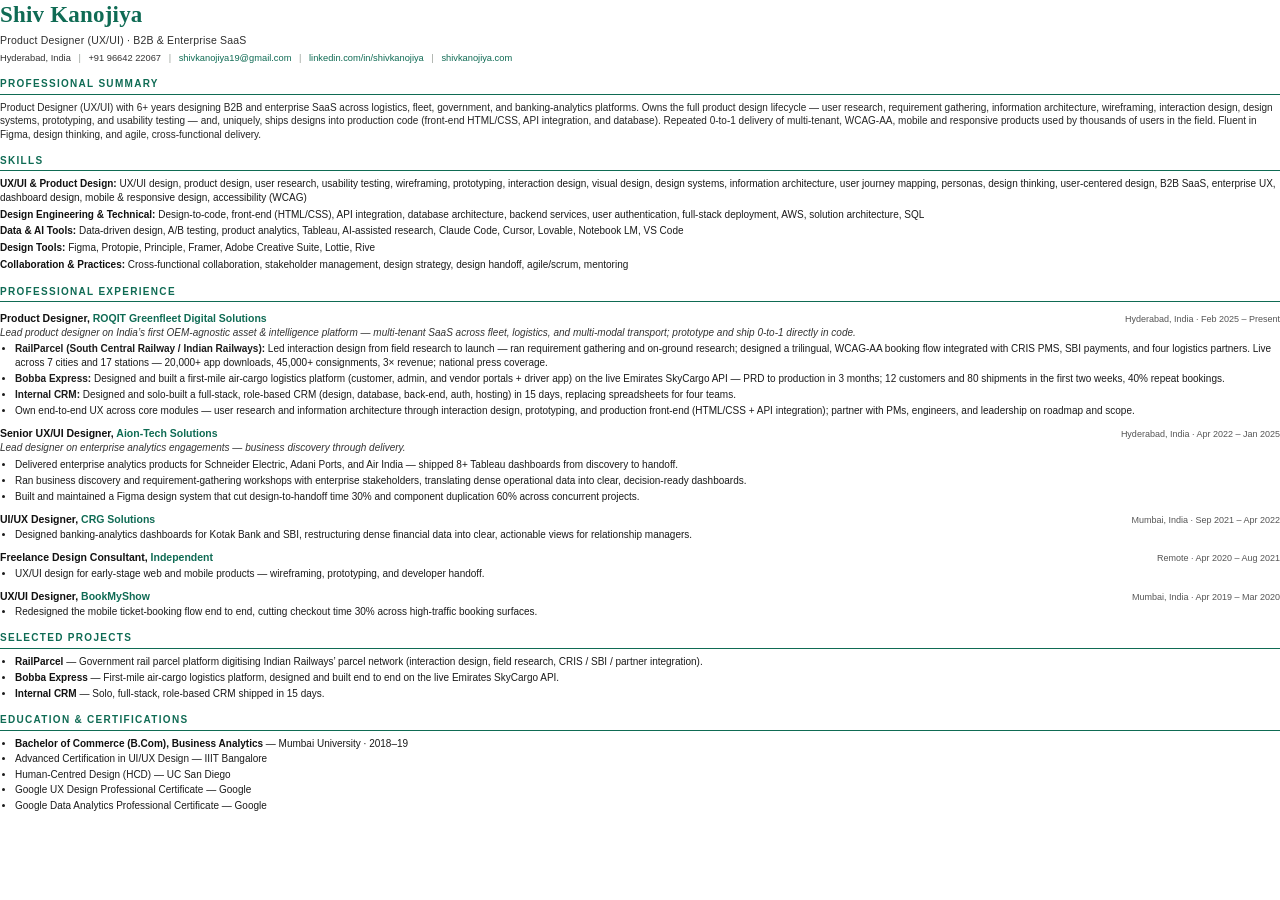
<file: resume/resume.html>
<!doctype html>
<html lang="en">
<head>
<meta charset="utf-8" />
<title>Shiv Kanojiya — Résumé</title>
<style>
  @page { size: A4; margin: 13mm 15mm; }
  * { box-sizing: border-box; }
  html, body { margin: 0; padding: 0; }
  body {
    font-family: Arial, "Helvetica Neue", Helvetica, sans-serif;
    font-size: 10px; line-height: 1.34; color: #1b1b1b;
    -webkit-print-color-adjust: exact; print-color-adjust: exact;
  }
  a { color: #0F6B54; text-decoration: none; }
  .name { font-family: Georgia, "Times New Roman", serif; font-size: 23px; font-weight: 700; color: #0F6B54; letter-spacing: .2px; }
  .title { font-size: 10.5px; color: #2f2f2f; margin-top: 2px; letter-spacing: .2px; }
  .contact { font-size: 9.3px; color: #333; margin-top: 5px; }
  .contact span { color: #9aa19a; margin: 0 5px; }
  h2 {
    font-size: 10px; font-weight: 700; letter-spacing: 1.3px; text-transform: uppercase;
    color: #0F6B54; border-bottom: 1.2px solid #0F6B54; padding-bottom: 3px; margin: 13px 0 6px;
  }
  p { margin: 0 0 5px; }
  .summary { color: #262626; }
  .skillrow { margin-bottom: 3.5px; }
  .skillrow b { color: #111; }
  .role { display: flex; justify-content: space-between; align-items: baseline; margin-top: 9px; }
  .role .r { font-weight: 700; font-size: 10.5px; color: #111; }
  .role .r .co { color: #0F6B54; }
  .role .meta { font-size: 9px; color: #555; white-space: nowrap; padding-left: 12px; }
  .blurb { color: #333; font-style: italic; margin: 1px 0 3px; }
  ul { margin: 2px 0 5px; padding-left: 15px; }
  li { margin-bottom: 2.6px; }
  .proj b, .edu b { color: #111; }
  .edu li { margin-bottom: 2.2px; }
</style>
</head>
<body>

  <div class="name">Shiv Kanojiya</div>
  <div class="title">Product Designer (UX/UI) &middot; B2B &amp; Enterprise SaaS</div>
  <div class="contact">
    Hyderabad, India <span>|</span> +91 96642 22067 <span>|</span>
    <a href="mailto:shivkanojiya19@gmail.com">shivkanojiya19@gmail.com</a> <span>|</span>
    <a href="https://www.linkedin.com/in/shivkanojiya">linkedin.com/in/shivkanojiya</a> <span>|</span>
    <a href="https://shivkanojiya.com">shivkanojiya.com</a>
  </div>

  <h2>Professional Summary</h2>
  <p class="summary">Product Designer (UX/UI) with 6+ years designing B2B and enterprise SaaS across logistics, fleet, government, and banking-analytics platforms. Owns the full product design lifecycle &mdash; user research, requirement gathering, information architecture, wireframing, interaction design, design systems, prototyping, and usability testing &mdash; and, uniquely, ships designs into production code (front-end HTML/CSS, API integration, and database). Repeated 0-to-1 delivery of multi-tenant, WCAG-AA, mobile and responsive products used by thousands of users in the field. Fluent in Figma, design thinking, and agile, cross-functional delivery.</p>

  <h2>Skills</h2>
  <div class="skillrow"><b>UX/UI &amp; Product Design:</b> UX/UI design, product design, user research, usability testing, wireframing, prototyping, interaction design, visual design, design systems, information architecture, user journey mapping, personas, design thinking, user-centered design, B2B SaaS, enterprise UX, dashboard design, mobile &amp; responsive design, accessibility (WCAG)</div>
  <div class="skillrow"><b>Design Engineering &amp; Technical:</b> Design-to-code, front-end (HTML/CSS), API integration, database architecture, backend services, user authentication, full-stack deployment, AWS, solution architecture, SQL</div>
  <div class="skillrow"><b>Data &amp; AI Tools:</b> Data-driven design, A/B testing, product analytics, Tableau, AI-assisted research, Claude Code, Cursor, Lovable, Notebook LM, VS Code</div>
  <div class="skillrow"><b>Design Tools:</b> Figma, Protopie, Principle, Framer, Adobe Creative Suite, Lottie, Rive</div>
  <div class="skillrow"><b>Collaboration &amp; Practices:</b> Cross-functional collaboration, stakeholder management, design strategy, design handoff, agile/scrum, mentoring</div>

  <h2>Professional Experience</h2>

  <div class="role"><div class="r">Product Designer, <span class="co">ROQIT Greenfleet Digital Solutions</span></div><div class="meta">Hyderabad, India &middot; Feb 2025 &ndash; Present</div></div>
  <p class="blurb">Lead product designer on India&rsquo;s first OEM-agnostic asset &amp; intelligence platform &mdash; multi-tenant SaaS across fleet, logistics, and multi-modal transport; prototype and ship 0-to-1 directly in code.</p>
  <ul>
    <li><b>RailParcel (South Central Railway / Indian Railways):</b> Led interaction design from field research to launch &mdash; ran requirement gathering and on-ground research; designed a trilingual, WCAG-AA booking flow integrated with CRIS PMS, SBI payments, and four logistics partners. Live across 7 cities and 17 stations &mdash; 20,000+ app downloads, 45,000+ consignments, 3&times; revenue; national press coverage.</li>
    <li><b>Bobba Express:</b> Designed and built a first-mile air-cargo logistics platform (customer, admin, and vendor portals + driver app) on the live Emirates SkyCargo API &mdash; PRD to production in 3 months; 12 customers and 80 shipments in the first two weeks, 40% repeat bookings.</li>
    <li><b>Internal CRM:</b> Designed and solo-built a full-stack, role-based CRM (design, database, back-end, auth, hosting) in 15 days, replacing spreadsheets for four teams.</li>
    <li>Own end-to-end UX across core modules &mdash; user research and information architecture through interaction design, prototyping, and production front-end (HTML/CSS + API integration); partner with PMs, engineers, and leadership on roadmap and scope.</li>
  </ul>

  <div class="role"><div class="r">Senior UX/UI Designer, <span class="co">Aion-Tech Solutions</span></div><div class="meta">Hyderabad, India &middot; Apr 2022 &ndash; Jan 2025</div></div>
  <p class="blurb">Lead designer on enterprise analytics engagements &mdash; business discovery through delivery.</p>
  <ul>
    <li>Delivered enterprise analytics products for Schneider Electric, Adani Ports, and Air India &mdash; shipped 8+ Tableau dashboards from discovery to handoff.</li>
    <li>Ran business discovery and requirement-gathering workshops with enterprise stakeholders, translating dense operational data into clear, decision-ready dashboards.</li>
    <li>Built and maintained a Figma design system that cut design-to-handoff time 30% and component duplication 60% across concurrent projects.</li>
  </ul>

  <div class="role"><div class="r">UI/UX Designer, <span class="co">CRG Solutions</span></div><div class="meta">Mumbai, India &middot; Sep 2021 &ndash; Apr 2022</div></div>
  <ul>
    <li>Designed banking-analytics dashboards for Kotak Bank and SBI, restructuring dense financial data into clear, actionable views for relationship managers.</li>
  </ul>

  <div class="role"><div class="r">Freelance Design Consultant, <span class="co">Independent</span></div><div class="meta">Remote &middot; Apr 2020 &ndash; Aug 2021</div></div>
  <ul>
    <li>UX/UI design for early-stage web and mobile products &mdash; wireframing, prototyping, and developer handoff.</li>
  </ul>

  <div class="role"><div class="r">UX/UI Designer, <span class="co">BookMyShow</span></div><div class="meta">Mumbai, India &middot; Apr 2019 &ndash; Mar 2020</div></div>
  <ul>
    <li>Redesigned the mobile ticket-booking flow end to end, cutting checkout time 30% across high-traffic booking surfaces.</li>
  </ul>

  <h2>Selected Projects</h2>
  <ul class="proj">
    <li><b>RailParcel</b> &mdash; Government rail parcel platform digitising Indian Railways&rsquo; parcel network (interaction design, field research, CRIS / SBI / partner integration).</li>
    <li><b>Bobba Express</b> &mdash; First-mile air-cargo logistics platform, designed and built end to end on the live Emirates SkyCargo API.</li>
    <li><b>Internal CRM</b> &mdash; Solo, full-stack, role-based CRM shipped in 15 days.</li>
  </ul>

  <h2>Education &amp; Certifications</h2>
  <ul class="edu">
    <li><b>Bachelor of Commerce (B.Com), Business Analytics</b> &mdash; Mumbai University &middot; 2018&ndash;19</li>
    <li>Advanced Certification in UI/UX Design &mdash; IIIT Bangalore</li>
    <li>Human-Centred Design (HCD) &mdash; UC San Diego</li>
    <li>Google UX Design Professional Certificate &mdash; Google</li>
    <li>Google Data Analytics Professional Certificate &mdash; Google</li>
  </ul>

</body>
</html>
</file>
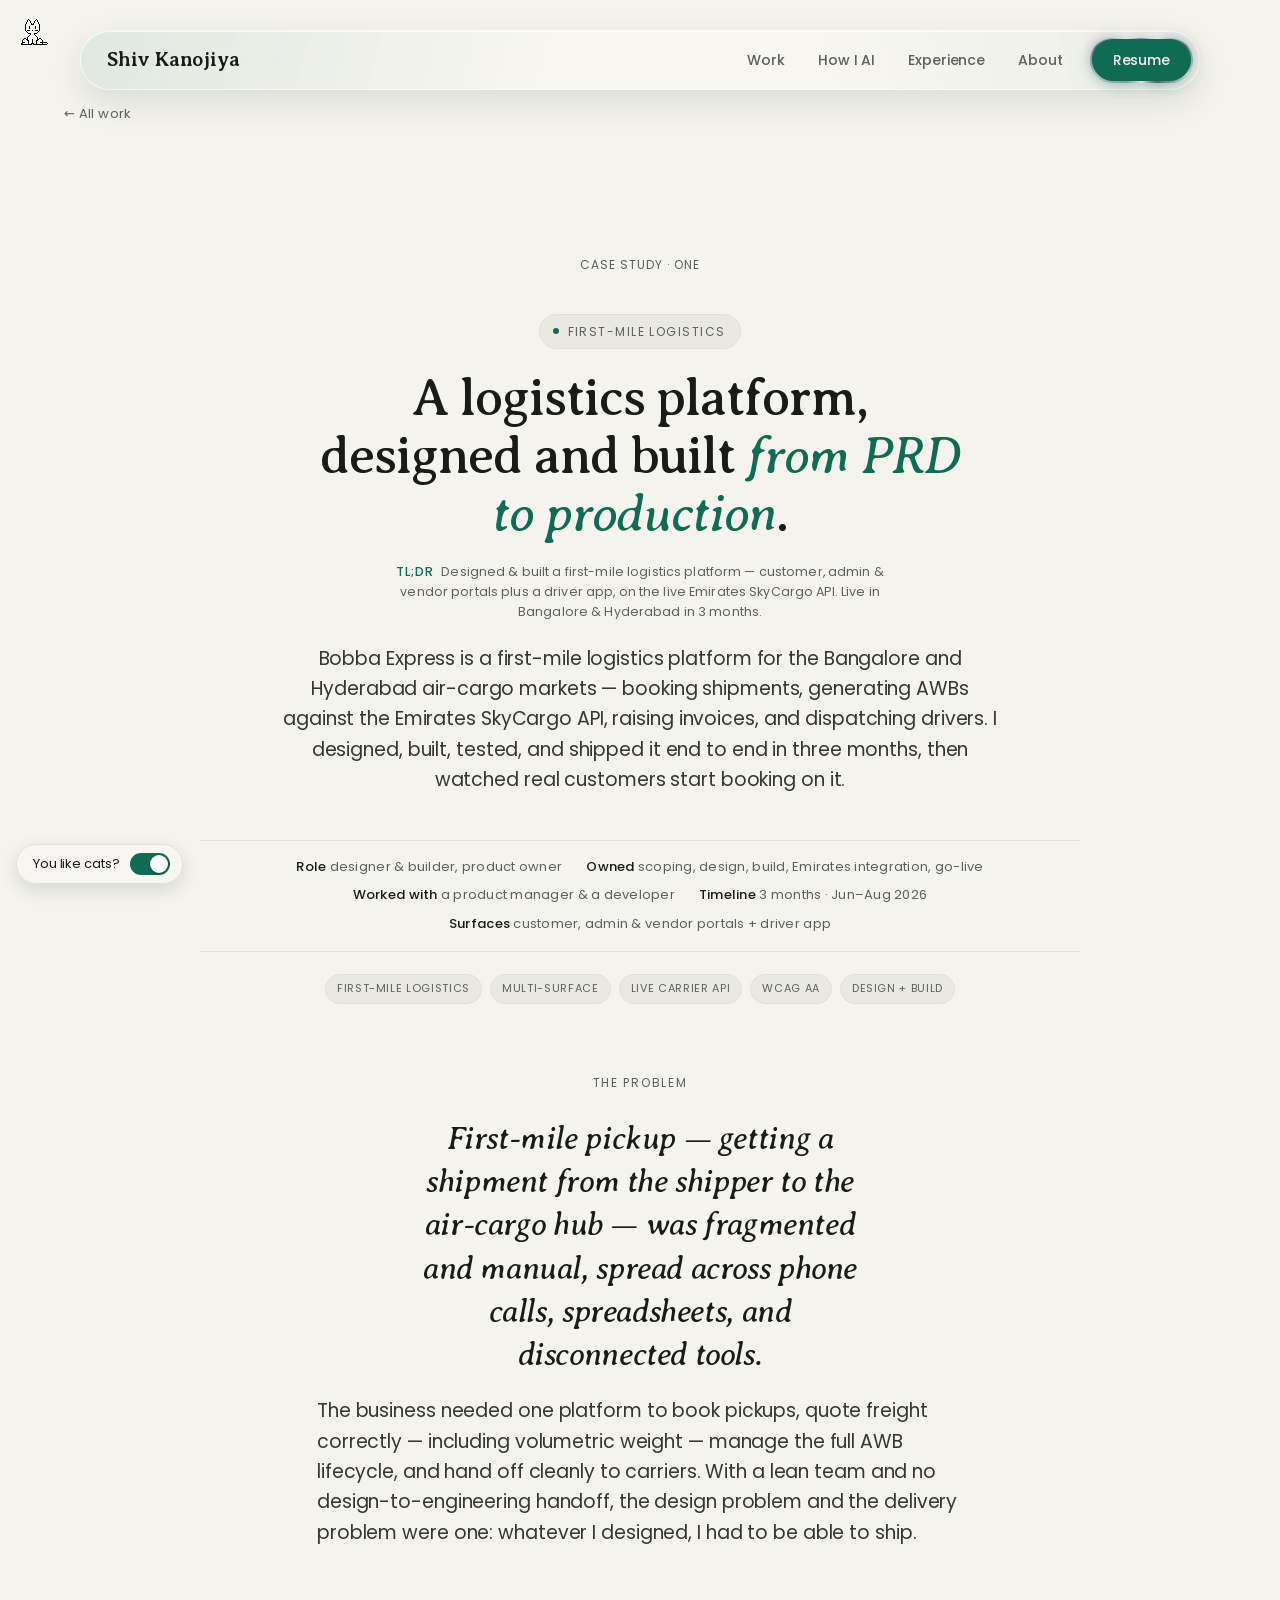
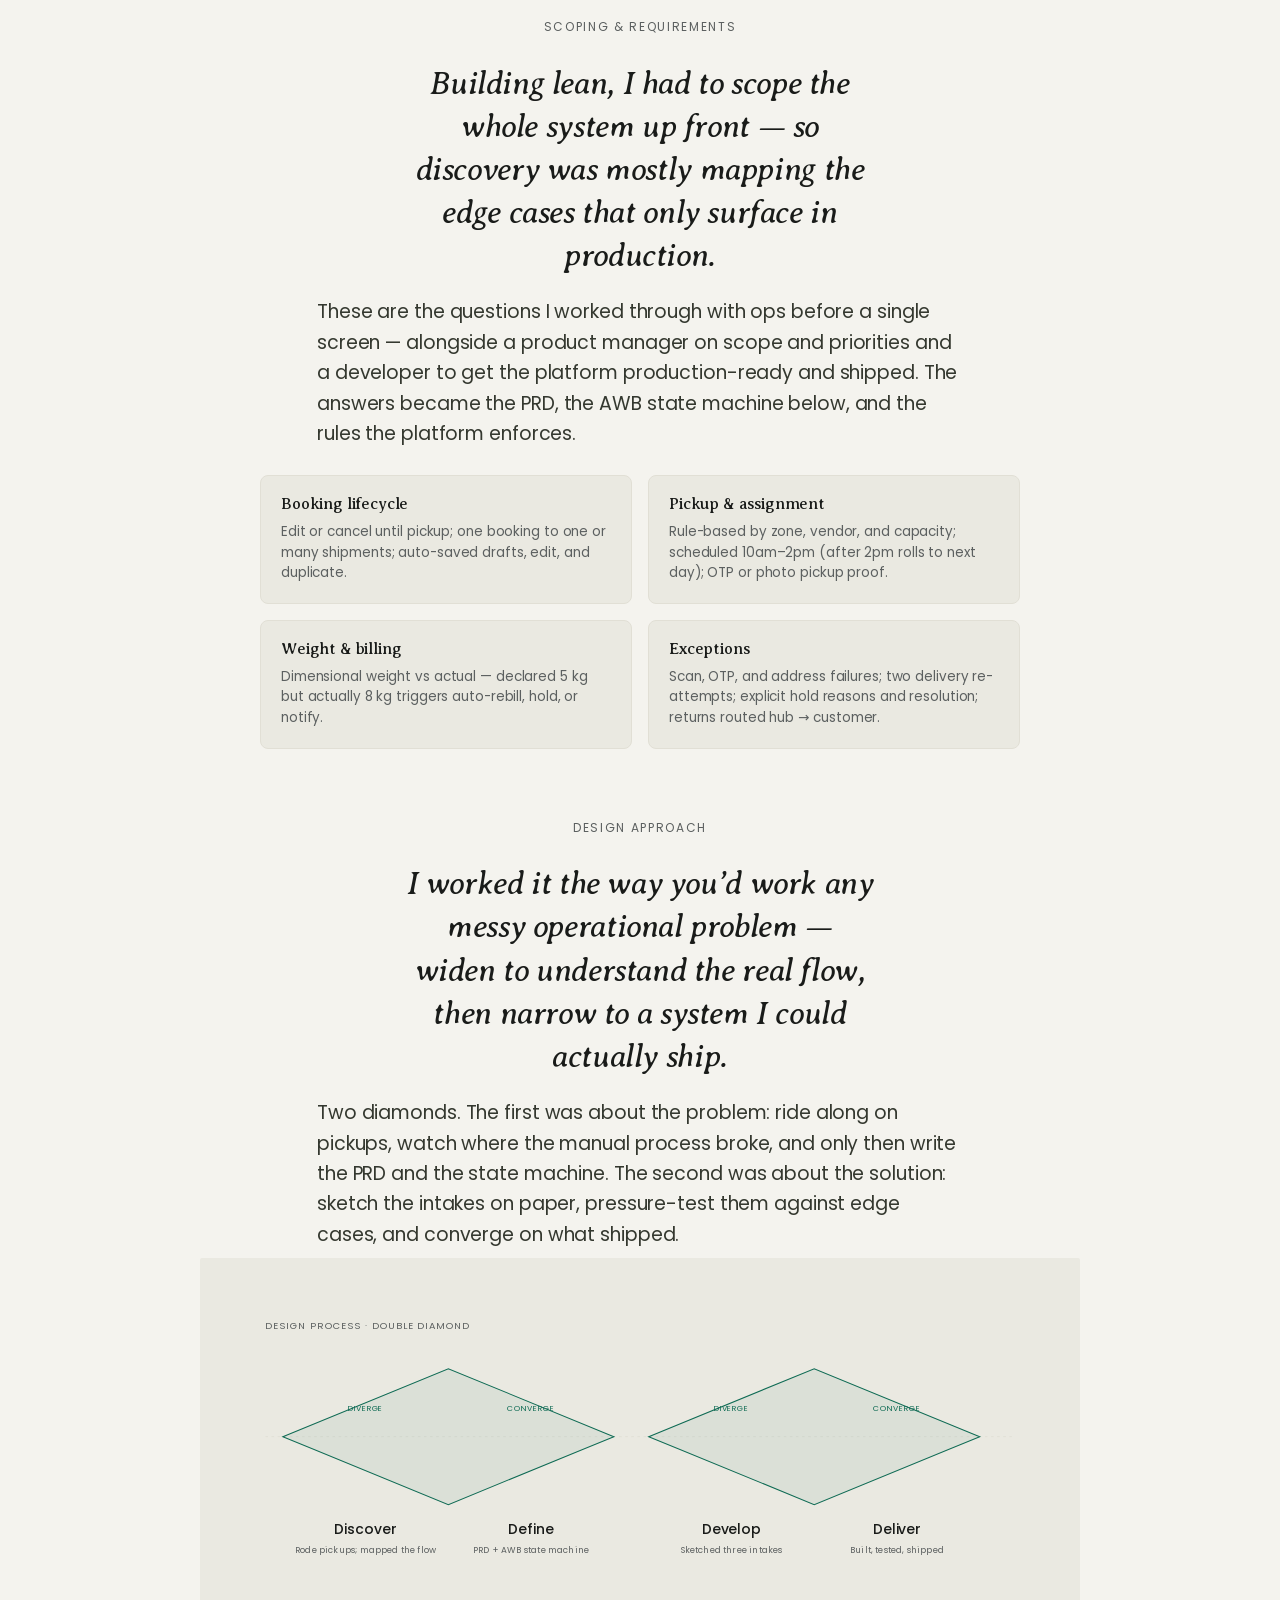
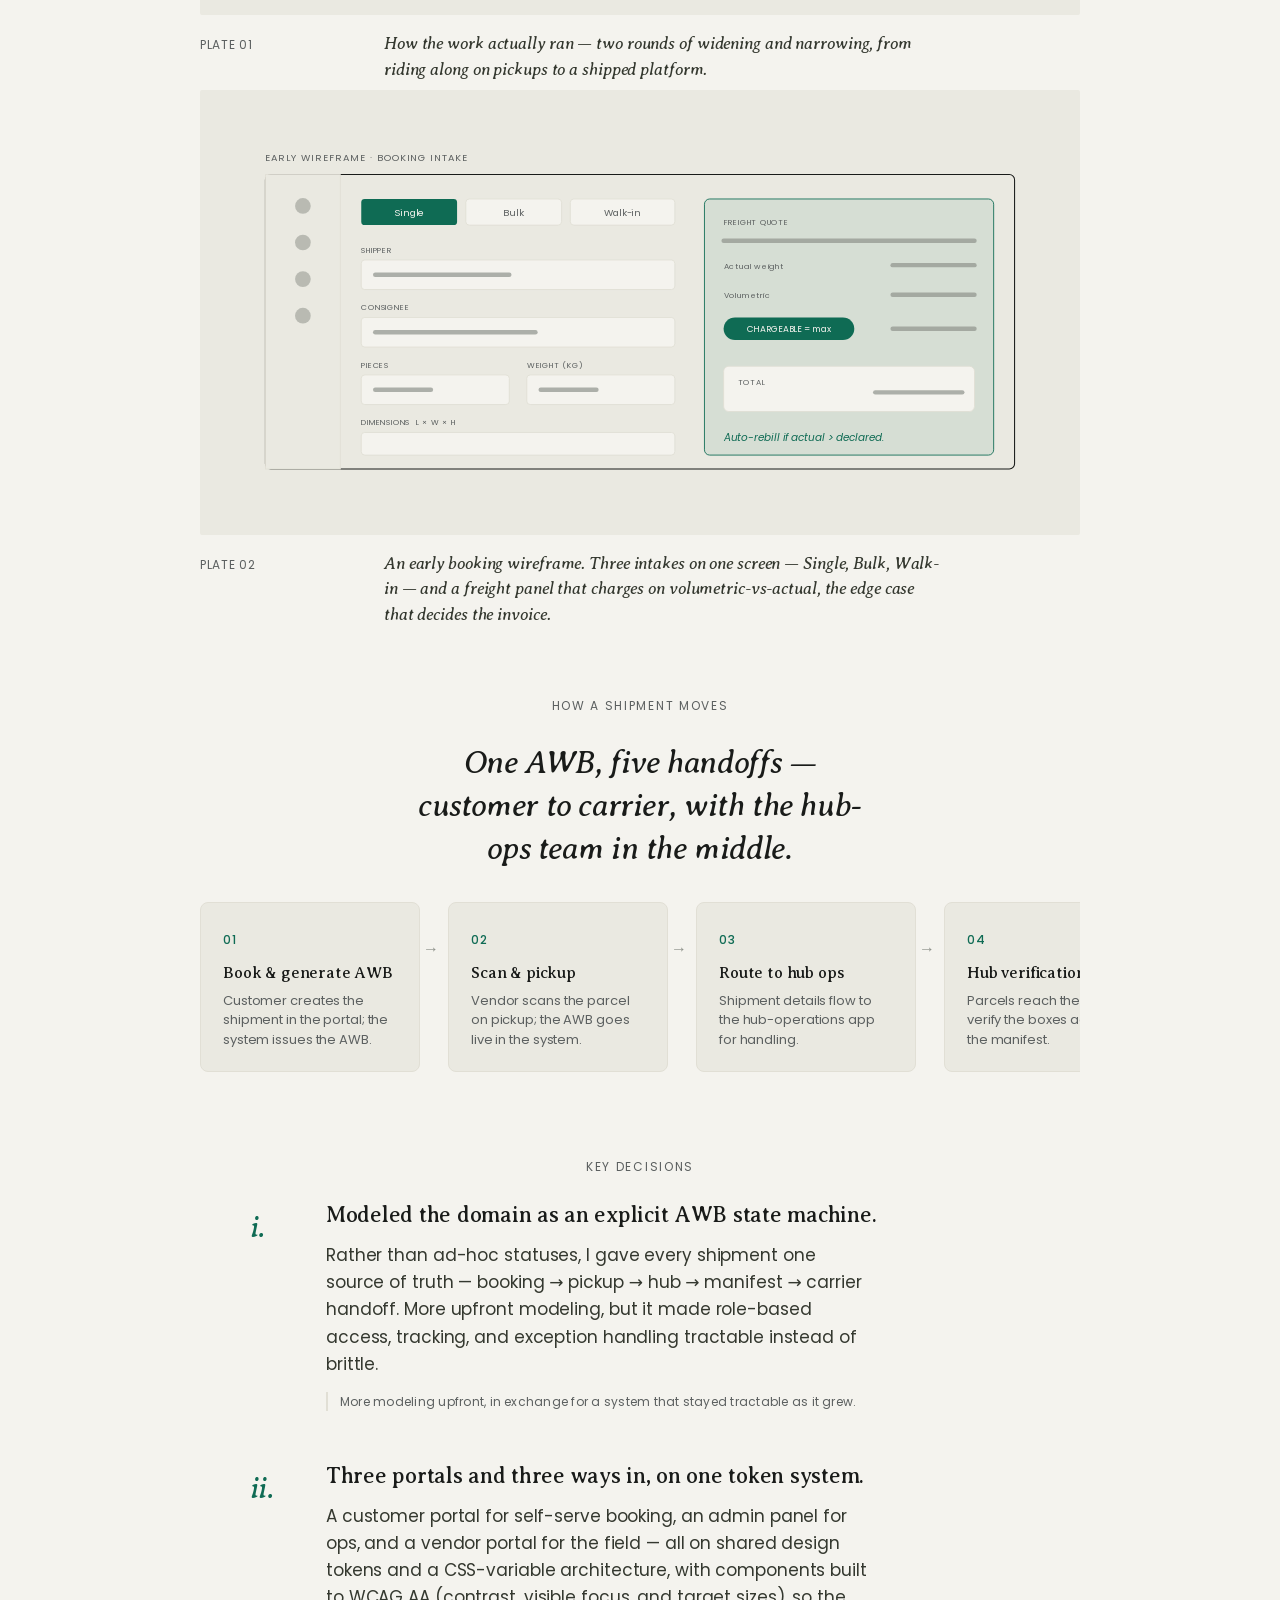
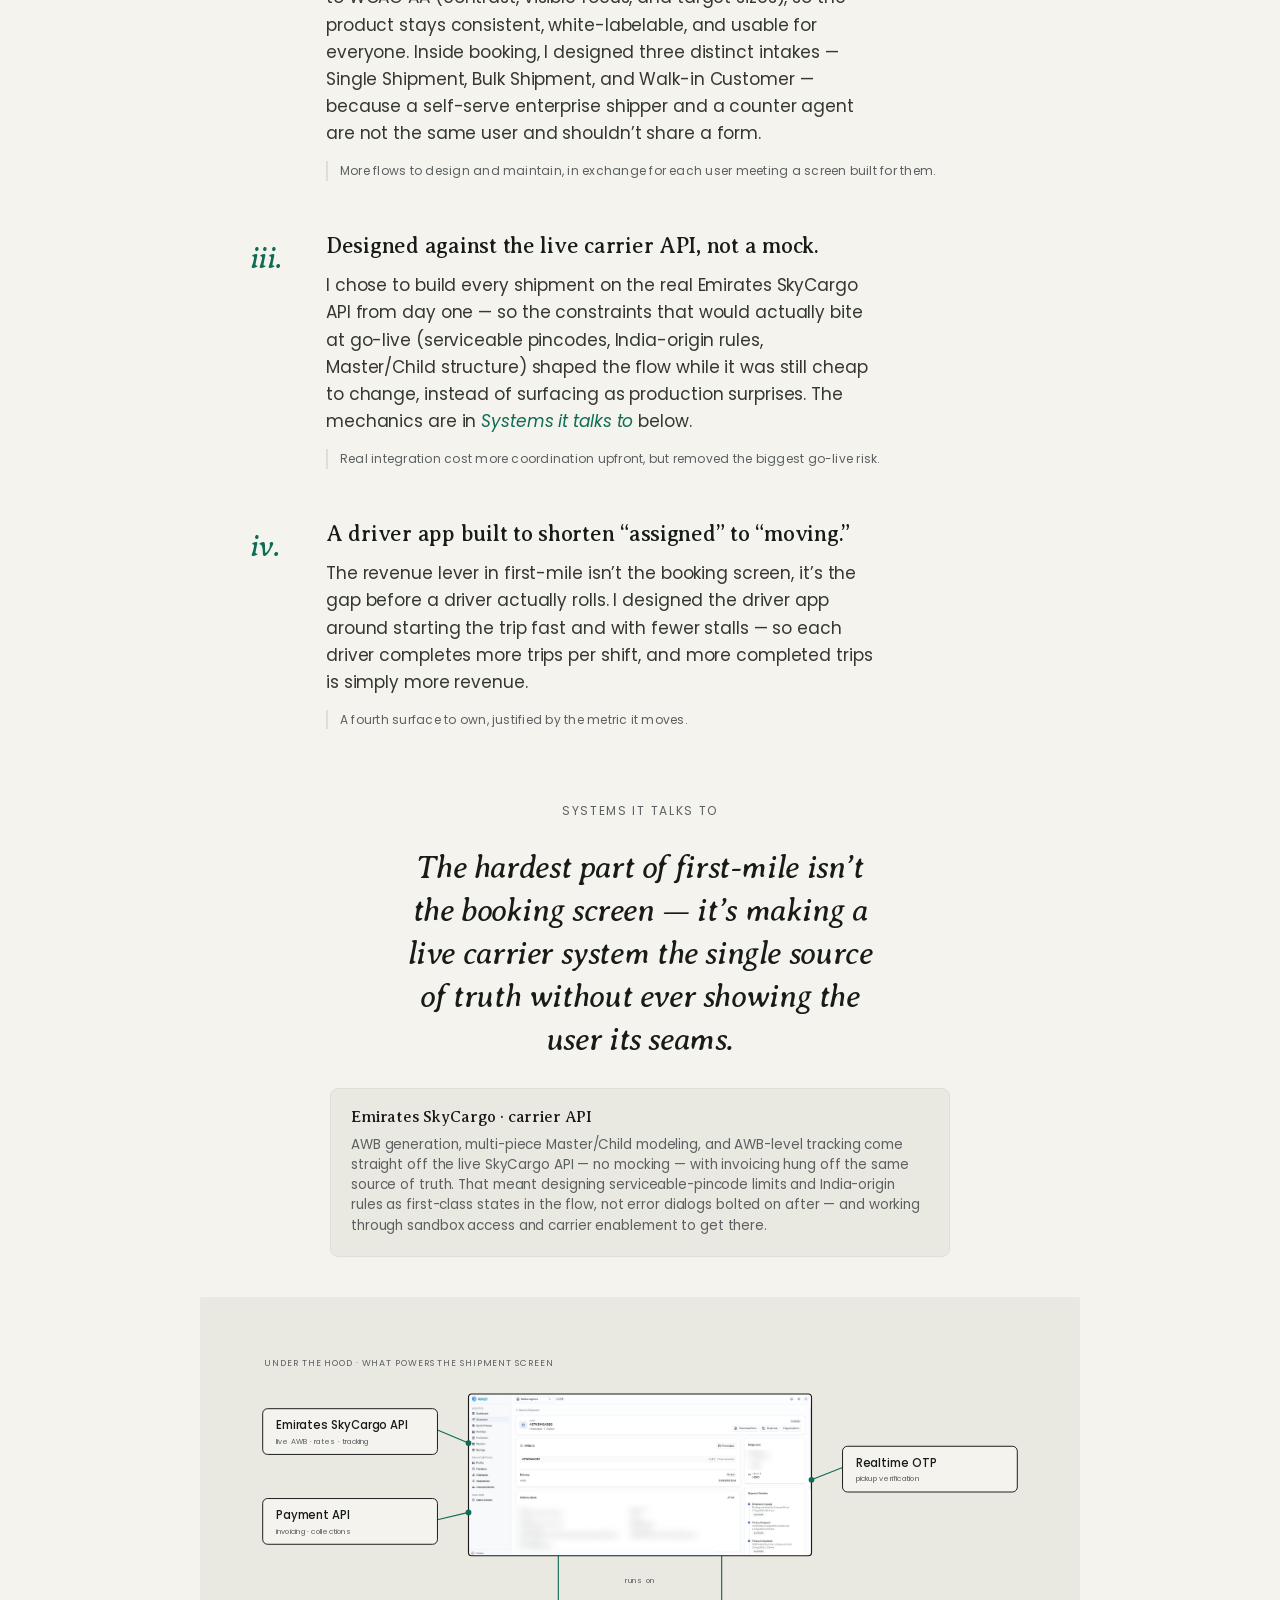
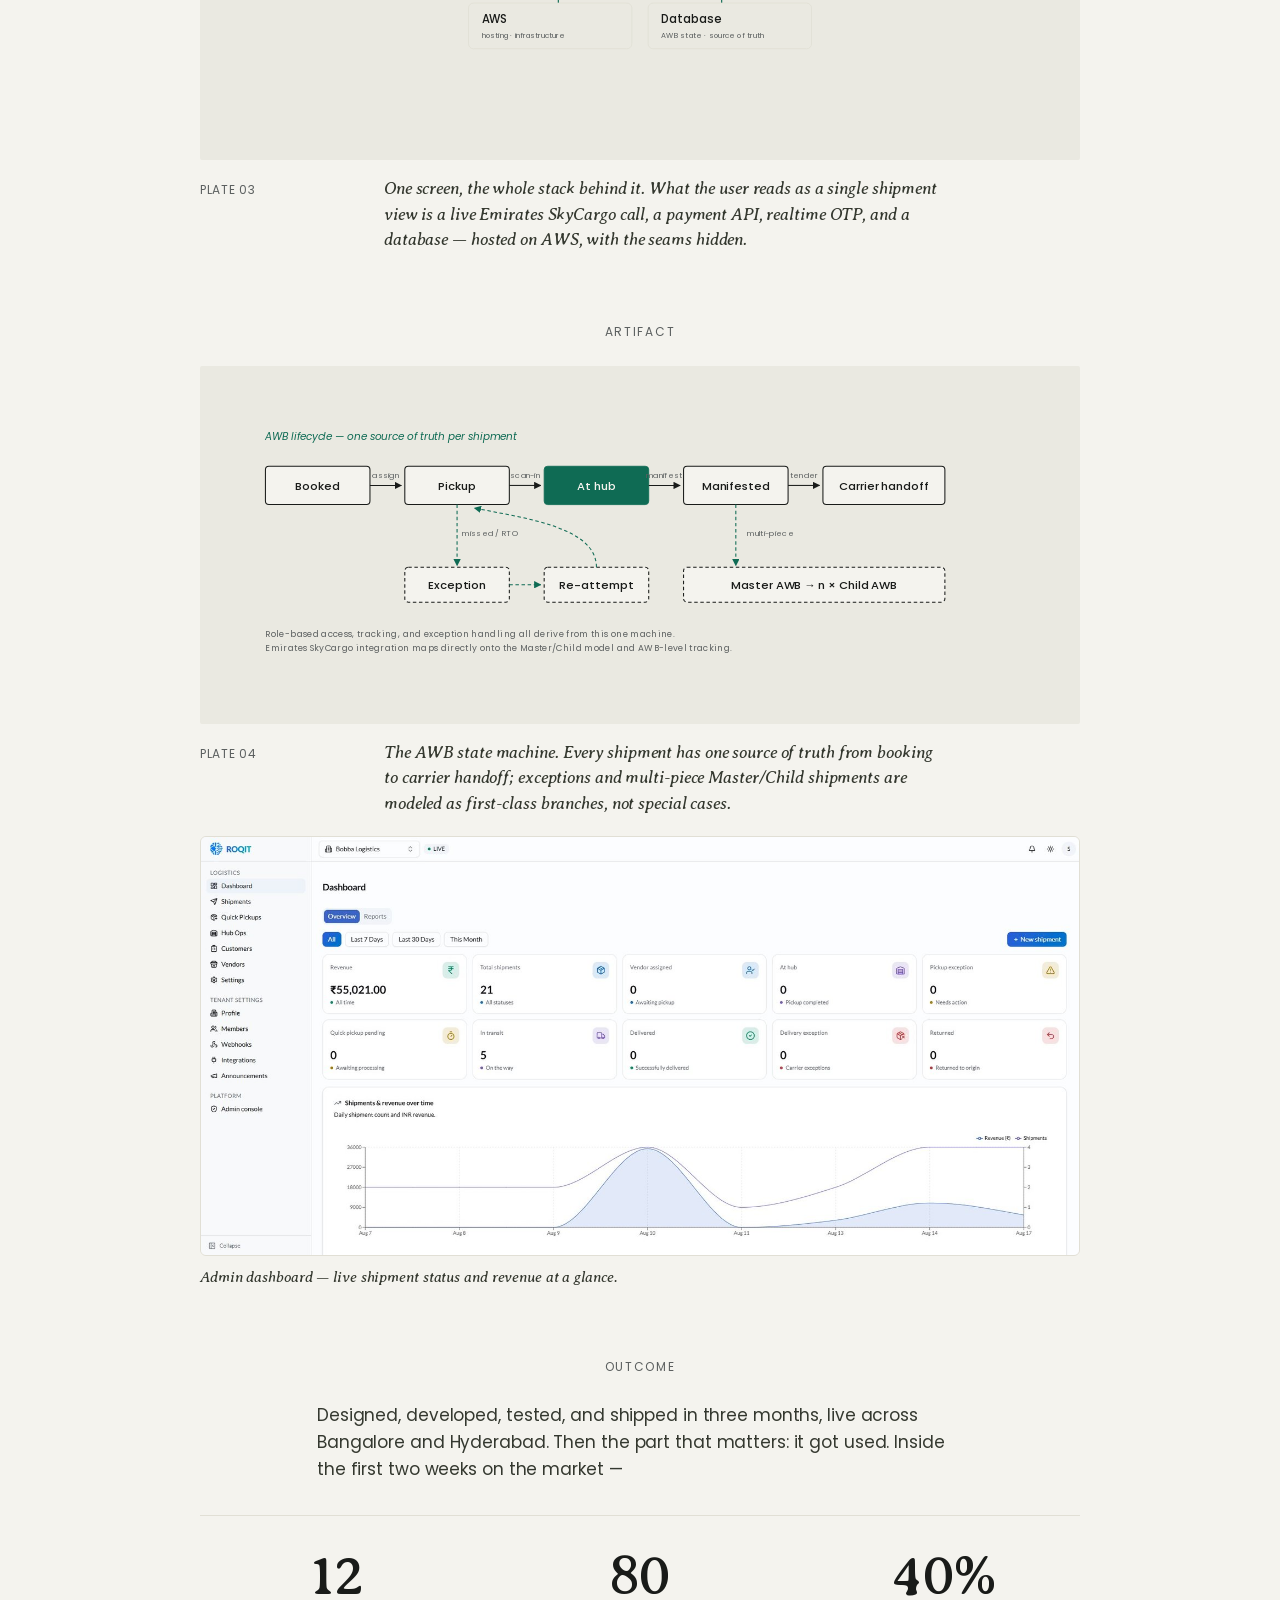
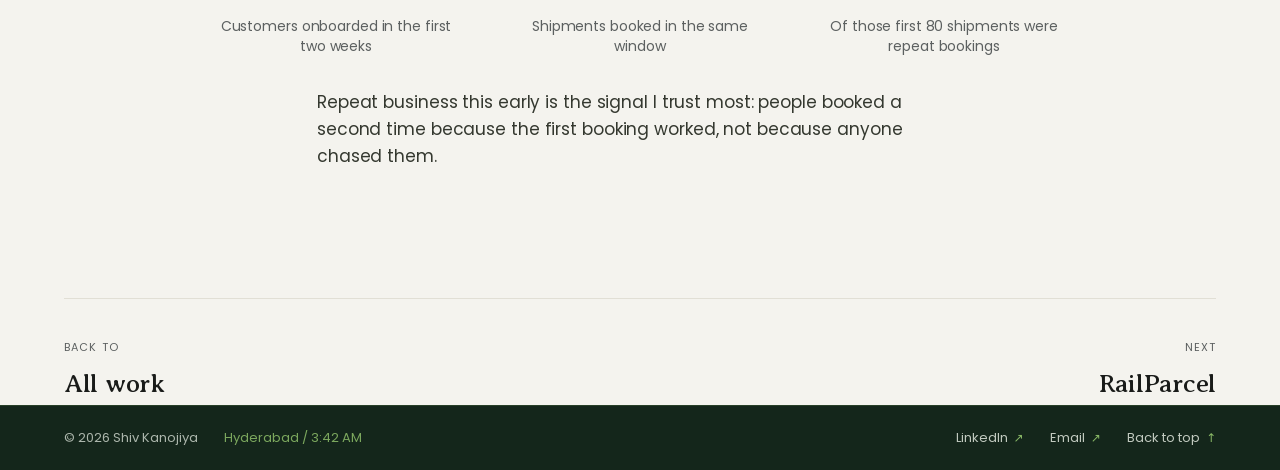
<file: work/bobba.html>
<!doctype html>
<html lang="en">
<head>
<meta charset="utf-8" />
<meta name="viewport" content="width=device-width,initial-scale=1" />
<title>Bobba Express — First-mile logistics platform · Shiv Kanojiya</title>
<meta name="description" content="How I designed and built a first-mile logistics platform from PRD to production in three months — live across Bangalore and Hyderabad." />
<meta name="author" content="Shiv Kanojiya" />
<meta name="theme-color" content="#F4F3EE" />
<link rel="icon" href="../favicon.svg" type="image/svg+xml" />

<meta property="og:type" content="article" />
<meta property="og:title" content="Bobba Express — First-mile logistics platform · Shiv Kanojiya" />
<meta property="og:description" content="How I designed and built a first-mile logistics platform from PRD to production in three months — live across Bangalore and Hyderabad." />
<meta property="og:image" content="../og-bobba.png" />
<meta name="twitter:card" content="summary_large_image" />
<meta name="twitter:image" content="../og-bobba.png" />

<link rel="preconnect" href="https://fonts.googleapis.com" />
<link rel="preconnect" href="https://fonts.gstatic.com" crossorigin />
<link href="https://fonts.googleapis.com/css2?family=Averia+Serif+Libre:ital,wght@0,300;0,400;0,700;1,400;1,700&family=Poppins:wght@400;500;600&display=swap" rel="stylesheet" />
<link rel="stylesheet" href="../styles.css" />
<script>
  /* Reveal guard: hide-for-animation only while JS is alive;
     restore full visibility if the reveal engine never loads. */
  document.documentElement.classList.add('reveal-on');
  addEventListener('load', function () {
    setTimeout(function () {
      if (!window.__revealed) document.documentElement.classList.remove('reveal-on');
    }, 1500);
  });
</script>
</head>
<body>

<a href="#main" class="skip">Skip to content</a>

<header class="top">
  <div class="top-inner">
    <a href="../index.html" class="mark" aria-label="Shiv Kanojiya — home">Shiv Kanojiya</a>
    <button class="nav-toggle" type="button" aria-label="Menu" aria-expanded="false">
      <svg viewBox="0 0 24 24" fill="none" stroke="currentColor" stroke-width="2" stroke-linecap="round"><path d="M4 7h16M4 12h16M4 17h16"/></svg>
    </button>
    <nav aria-label="Primary">
      <a href="../index.html#work">Work</a>
      <a href="../index.html#how-i-ai">How I AI</a>
      <a href="../index.html#experience">Experience</a>
      <a href="../index.html#about">About</a>
      <a href="../Shiv-Kanojiya-Resume.pdf" download class="nav-resume-m">Resume</a>
    </nav>
    <a href="../Shiv-Kanojiya-Resume.pdf" download class="nav-resume">Resume</a>
  </div>
</header>

<main id="main">
  <div class="wrap"><a class="backlink" href="../index.html#work">&larr; All work</a></div>

<article id="cs-bobba" class="study">
    <div class="wrap">
      <div class="cols">
        <div class="gutter">Case study · one</div>
        <div>
          <div class="reveal study-head">
            <span class="study-kicker">First-mile logistics</span>
            <h2>A logistics platform, designed and built <em>from PRD to production</em>.</h2>
            <p class="study-tldr"><b>TL;DR</b> Designed &amp; built a first-mile logistics platform &mdash; customer, admin &amp; vendor portals plus a driver app, on the live Emirates SkyCargo API. Live in Bangalore &amp; Hyderabad in 3 months.</p>
            <p class="summary">
              Bobba Express is a first-mile logistics platform for the
              Bangalore and Hyderabad air-cargo markets &mdash; booking
              shipments, generating AWBs against the Emirates SkyCargo API,
              raising invoices, and dispatching drivers. I designed, built,
              tested, and shipped it end to end in three months, then
              watched real customers start booking on it.
            </p>
            <div class="study-meta">
              <span><b>Role</b> designer &amp; builder, product owner</span>
              <span><b>Owned</b> scoping, design, build, Emirates integration, go-live</span>
              <span><b>Worked with</b> a product manager &amp; a developer</span>
              <span><b>Timeline</b> 3 months · Jun&ndash;Aug 2026</span>
              <span><b>Surfaces</b> customer, admin &amp; vendor portals + driver app</span>
            </div>
            <div class="study-tags">
              <span>First-mile logistics</span><span>Multi-surface</span><span>Live carrier API</span><span>WCAG AA</span><span>Design + build</span>
            </div>
          </div>

          <div class="block reveal">
            <h4>The problem</h4>
            <p class="problem-lede">
              First-mile pickup &mdash; getting a shipment from the shipper
              to the air-cargo hub &mdash; was fragmented and manual, spread
              across phone calls, spreadsheets, and disconnected tools.
            </p>
            <div class="prose">
              <p>
                The business needed one platform to book pickups, quote
                freight correctly &mdash; including volumetric weight &mdash;
                manage the full AWB lifecycle, and hand off cleanly to
                carriers. With a lean team and no design-to-engineering
                handoff, the design problem and the delivery problem were
                one: whatever I designed, I had to be able to ship.
              </p>
            </div>
          </div>

          <div class="block reveal">
            <h4>Scoping &amp; requirements</h4>
            <p class="problem-lede">
              Building lean, I had to scope the whole system up front &mdash;
              so discovery was mostly mapping the edge cases that only surface
              in production.
            </p>
            <div class="prose">
              <p>
                These are the questions I worked through with ops before a
                single screen &mdash; alongside a product manager on scope and
                priorities and a developer to get the platform
                production-ready and shipped. The answers became the PRD, the
                AWB state machine below, and the rules the platform enforces.
              </p>
            </div>
            <div class="usergrid twoup">
              <div class="user">
                <h5>Booking lifecycle</h5>
                <p>Edit or cancel until pickup; one booking to one or many shipments; auto-saved drafts, edit, and duplicate.</p>
              </div>
              <div class="user">
                <h5>Pickup &amp; assignment</h5>
                <p>Rule-based by zone, vendor, and capacity; scheduled 10am&ndash;2pm (after 2pm rolls to next day); OTP or photo pickup proof.</p>
              </div>
              <div class="user">
                <h5>Weight &amp; billing</h5>
                <p>Dimensional weight vs actual &mdash; declared 5&nbsp;kg but actually 8&nbsp;kg triggers auto-rebill, hold, or notify.</p>
              </div>
              <div class="user">
                <h5>Exceptions</h5>
                <p>Scan, OTP, and address failures; two delivery re-attempts; explicit hold reasons and resolution; returns routed hub&nbsp;&rarr;&nbsp;customer.</p>
              </div>
            </div>
          </div>

          <div class="block reveal">
            <h4>Design approach</h4>
            <p class="problem-lede">
              I worked it the way you&rsquo;d work any messy operational
              problem &mdash; widen to understand the real flow, then narrow
              to a system I could actually ship.
            </p>
            <div class="prose">
              <p>
                Two diamonds. The first was about the problem: ride along on
                pickups, watch where the manual process broke, and only then
                write the PRD and the state machine. The second was about the
                solution: sketch the intakes on paper, pressure-test them
                against edge cases, and converge on what shipped.
              </p>
            </div>
            <div class="plate">
              <div class="plate-body">
                <svg viewBox="0 0 900 300" xmlns="http://www.w3.org/2000/svg" role="img" aria-label="Double-diamond design process: Discover, Define, Develop, Deliver, with what happened at each phase">
                  <style>
                    .dd-dia { fill: var(--mark); fill-opacity: .07; stroke: var(--mark); stroke-width: 1.2; }
                    .dd-mid { stroke: var(--rule); stroke-width: 1; stroke-dasharray: 3 4; }
                    .dd-ph { fill: var(--ink); font-family: 'Poppins', sans-serif; font-size: 16px; font-weight: 500; text-anchor: middle; }
                    .dd-mode { fill: var(--mark); font-family: 'Poppins', sans-serif; font-size: 9px; letter-spacing: .12em; text-anchor: middle; }
                    .dd-note { fill: var(--muted); font-family: 'Poppins', sans-serif; font-size: 10px; text-anchor: middle; letter-spacing: .02em; }
                    .dd-kick { fill: var(--muted); font-family: 'Poppins', sans-serif; font-size: 11px; letter-spacing: .1em; }
                  </style>
                  <text class="dd-kick" x="20" y="26">DESIGN PROCESS &middot; DOUBLE DIAMOND</text>
                  <line class="dd-mid" x1="20" y1="150" x2="880" y2="150"/>
                  <polygon class="dd-dia" points="40,150 230,72 420,150 230,228"/>
                  <polygon class="dd-dia" points="460,150 650,72 840,150 650,228"/>
                  <text class="dd-mode" x="135" y="120">DIVERGE</text>
                  <text class="dd-mode" x="325" y="120">CONVERGE</text>
                  <text class="dd-mode" x="555" y="120">DIVERGE</text>
                  <text class="dd-mode" x="745" y="120">CONVERGE</text>
                  <text class="dd-ph" x="135" y="262">Discover</text>
                  <text class="dd-ph" x="325" y="262">Define</text>
                  <text class="dd-ph" x="555" y="262">Develop</text>
                  <text class="dd-ph" x="745" y="262">Deliver</text>
                  <text class="dd-note" x="135" y="284">Rode pickups; mapped the flow</text>
                  <text class="dd-note" x="325" y="284">PRD + AWB state machine</text>
                  <text class="dd-note" x="555" y="284">Sketched three intakes</text>
                  <text class="dd-note" x="745" y="284">Built, tested, shipped</text>
                </svg>
              </div>
              <div class="plate-caption">
                <span class="label">Plate 01</span>
                <span class="desc">How the work actually ran &mdash; two rounds of widening and narrowing, from riding along on pickups to a shipped platform.</span>
              </div>
            </div>
            <div class="plate">
              <div class="plate-body">
                <svg viewBox="0 0 900 400" xmlns="http://www.w3.org/2000/svg" role="img" aria-label="Early low-fidelity wireframe of the booking screen with three intake modes — Single, Bulk, Walk-in — and a live freight-quote panel">
                  <style>
                    .wf-frame { fill: none; stroke: var(--ink); stroke-width: 1.2; }
                    .wf-box { fill: var(--paper); stroke: var(--rule); stroke-width: 1; }
                    .wf-rail { fill: var(--paper-2); stroke: var(--rule); stroke-width: 1; }
                    .wf-dot { fill: var(--subtle); fill-opacity: .55; }
                    .wf-line { stroke: var(--subtle); stroke-width: 5; stroke-linecap: round; stroke-opacity: .7; }
                    .wf-tabOn { fill: var(--mark); }
                    .wf-tabTxt { fill: var(--paper); font-family: 'Poppins', sans-serif; font-size: 11px; text-anchor: middle; }
                    .wf-tabOff { fill: var(--muted); font-family: 'Poppins', sans-serif; font-size: 11px; text-anchor: middle; }
                    .wf-lbl { fill: var(--muted); font-family: 'Poppins', sans-serif; font-size: 9px; letter-spacing: .1em; }
                    .wf-quote { fill: var(--mark); fill-opacity: .09; stroke: var(--mark); stroke-width: 1; }
                    .wf-chip { fill: var(--mark); }
                    .wf-chipTxt { fill: var(--paper); font-family: 'Poppins', sans-serif; font-size: 10px; text-anchor: middle; }
                    .wf-kick { fill: var(--muted); font-family: 'Poppins', sans-serif; font-size: 11px; letter-spacing: .1em; }
                    .wf-note { fill: var(--mark); font-family: 'Poppins', sans-serif; font-style: italic; font-size: 12px; }
                  </style>
                  <text class="wf-kick" x="20" y="26">EARLY WIREFRAME &middot; BOOKING INTAKE</text>
                  <rect class="wf-frame" x="20" y="42" width="860" height="338" rx="6"/>
                  <!-- nav rail -->
                  <rect class="wf-rail" x="20" y="42" width="86" height="338"/>
                  <circle class="wf-dot" cx="63" cy="78" r="9"/>
                  <circle class="wf-dot" cx="63" cy="120" r="9"/>
                  <circle class="wf-dot" cx="63" cy="162" r="9"/>
                  <circle class="wf-dot" cx="63" cy="204" r="9"/>
                  <!-- intake tabs -->
                  <rect class="wf-tabOn" x="130" y="70" width="110" height="30" rx="4"/>
                  <text class="wf-tabTxt" x="185" y="90">Single</text>
                  <rect class="wf-box" x="250" y="70" width="110" height="30" rx="4"/>
                  <text class="wf-tabOff" x="305" y="90">Bulk</text>
                  <rect class="wf-box" x="370" y="70" width="120" height="30" rx="4"/>
                  <text class="wf-tabOff" x="430" y="90">Walk-in</text>
                  <!-- form: shipper -->
                  <text class="wf-lbl" x="130" y="132">SHIPPER</text>
                  <rect class="wf-box" x="130" y="140" width="360" height="34" rx="4"/>
                  <line class="wf-line" x1="146" y1="157" x2="300" y2="157"/>
                  <!-- consignee -->
                  <text class="wf-lbl" x="130" y="198">CONSIGNEE</text>
                  <rect class="wf-box" x="130" y="206" width="360" height="34" rx="4"/>
                  <line class="wf-line" x1="146" y1="223" x2="330" y2="223"/>
                  <!-- pieces / weight -->
                  <text class="wf-lbl" x="130" y="264">PIECES</text>
                  <rect class="wf-box" x="130" y="272" width="170" height="34" rx="4"/>
                  <line class="wf-line" x1="146" y1="289" x2="210" y2="289"/>
                  <text class="wf-lbl" x="320" y="264">WEIGHT (KG)</text>
                  <rect class="wf-box" x="320" y="272" width="170" height="34" rx="4"/>
                  <line class="wf-line" x1="336" y1="289" x2="400" y2="289"/>
                  <!-- dimensions -->
                  <text class="wf-lbl" x="130" y="330">DIMENSIONS &nbsp;L &times; W &times; H</text>
                  <rect class="wf-box" x="130" y="338" width="360" height="26" rx="4"/>
                  <!-- freight quote panel -->
                  <rect class="wf-quote" x="524" y="70" width="332" height="294" rx="6"/>
                  <text class="wf-lbl" x="546" y="100">FREIGHT QUOTE</text>
                  <line class="wf-line" x1="546" y1="118" x2="834" y2="118" stroke-opacity=".4"/>
                  <text class="wf-lbl" x="546" y="150">Actual weight</text>
                  <line class="wf-line" x1="740" y1="146" x2="834" y2="146"/>
                  <text class="wf-lbl" x="546" y="184">Volumetric</text>
                  <line class="wf-line" x1="740" y1="180" x2="834" y2="180"/>
                  <rect class="wf-chip" x="546" y="206" width="150" height="26" rx="13"/>
                  <text class="wf-chipTxt" x="621" y="223">CHARGEABLE = max</text>
                  <line class="wf-line" x1="740" y1="219" x2="834" y2="219"/>
                  <rect class="wf-box" x="546" y="262" width="288" height="52" rx="6"/>
                  <text class="wf-lbl" x="562" y="284">TOTAL</text>
                  <line class="wf-line" x1="720" y1="292" x2="820" y2="292" stroke="var(--mark)" stroke-opacity=".8"/>
                  <text class="wf-note" x="546" y="348">Auto-rebill if actual &gt; declared.</text>
                </svg>
              </div>
              <div class="plate-caption">
                <span class="label">Plate 02</span>
                <span class="desc">An early booking wireframe. Three intakes on one screen &mdash; Single, Bulk, Walk-in &mdash; and a freight panel that charges on volumetric-vs-actual, the edge case that decides the invoice.</span>
              </div>
            </div>
          </div>

          <div class="block reveal">
            <h4>How a shipment moves</h4>
            <p class="problem-lede">
              One AWB, five handoffs &mdash; customer to carrier, with the
              hub-ops team in the middle.
            </p>
            <div class="processflow">
              <div class="step">
                <span class="pn">01</span>
                <h5>Book &amp; generate AWB</h5>
                <p>Customer creates the shipment in the portal; the system issues the AWB.</p>
              </div>
              <div class="step">
                <span class="pn">02</span>
                <h5>Scan &amp; pickup</h5>
                <p>Vendor scans the parcel on pickup; the AWB goes live in the system.</p>
              </div>
              <div class="step">
                <span class="pn">03</span>
                <h5>Route to hub ops</h5>
                <p>Shipment details flow to the hub-operations app for handling.</p>
              </div>
              <div class="step">
                <span class="pn">04</span>
                <h5>Hub verification</h5>
                <p>Parcels reach the hub; ops verify the boxes against the manifest.</p>
              </div>
              <div class="step">
                <span class="pn">05</span>
                <h5>Connect &amp; move</h5>
                <p>The hub connects the entries; the shipment moves on to the carrier.</p>
              </div>
            </div>
          </div>

          <div class="block reveal">
            <h4>Key decisions</h4>
            <div class="decisions">
              <div class="decision">
                <div class="n">i.</div>
                <div>
                  <h5>Modeled the domain as an explicit AWB state machine.</h5>
                  <p>
                    Rather than ad-hoc statuses, I gave every shipment one
                    source of truth &mdash; booking &rarr; pickup &rarr; hub
                    &rarr; manifest &rarr; carrier handoff. More upfront
                    modeling, but it made role-based access, tracking, and
                    exception handling tractable instead of brittle.
                  </p>
                  <span class="tradeoff">More modeling upfront, in exchange for a system that stayed tractable as it grew.</span>
                </div>
              </div>
              <div class="decision">
                <div class="n">ii.</div>
                <div>
                  <h5>Three portals and three ways in, on one token system.</h5>
                  <p>
                    A customer portal for self-serve booking, an admin panel
                    for ops, and a vendor portal for the field &mdash; all on
                    shared design tokens and a CSS-variable architecture, with
                    components built to WCAG AA (contrast, visible focus, and
                    target sizes), so the product stays consistent,
                    white-labelable, and usable for everyone. Inside
                    booking, I designed three distinct intakes &mdash; Single
                    Shipment, Bulk Shipment, and Walk-in Customer &mdash;
                    because a self-serve enterprise shipper and a counter
                    agent are not the same user and shouldn&rsquo;t share a
                    form.
                  </p>
                  <span class="tradeoff">More flows to design and maintain, in exchange for each user meeting a screen built for them.</span>
                </div>
              </div>
              <div class="decision">
                <div class="n">iii.</div>
                <div>
                  <h5>Designed against the live carrier API, not a mock.</h5>
                  <p>
                    I chose to build every shipment on the real Emirates
                    SkyCargo API from day one &mdash; so the constraints that
                    would actually bite at go-live (serviceable pincodes,
                    India-origin rules, Master/Child structure) shaped the
                    flow while it was still cheap to change, instead of
                    surfacing as production surprises. The mechanics are in
                    <em>Systems it talks to</em> below.
                  </p>
                  <span class="tradeoff">Real integration cost more coordination upfront, but removed the biggest go-live risk.</span>
                </div>
              </div>
              <div class="decision">
                <div class="n">iv.</div>
                <div>
                  <h5>A driver app built to shorten &ldquo;assigned&rdquo; to &ldquo;moving.&rdquo;</h5>
                  <p>
                    The revenue lever in first-mile isn&rsquo;t the booking
                    screen, it&rsquo;s the gap before a driver actually rolls.
                    I designed the driver app around starting the trip fast
                    and with fewer stalls &mdash; so each driver completes
                    more trips per shift, and more completed trips is simply
                    more revenue.
                  </p>
                  <span class="tradeoff">A fourth surface to own, justified by the metric it moves.</span>
                </div>
              </div>
            </div>
          </div>

          <div class="block reveal">
            <h4>Systems it talks to</h4>
            <p class="problem-lede">
              The hardest part of first-mile isn&rsquo;t the booking screen
              &mdash; it&rsquo;s making a live carrier system the single
              source of truth without ever showing the user its seams.
            </p>
            <div class="usergrid oneup">
              <div class="user">
                <h5>Emirates SkyCargo &middot; carrier API</h5>
                <p>AWB generation, multi-piece Master/Child modeling, and AWB-level tracking come straight off the live SkyCargo API &mdash; no mocking &mdash; with invoicing hung off the same source of truth. That meant designing serviceable-pincode limits and India-origin rules as first-class states in the flow, not error dialogs bolted on after &mdash; and working through sandbox access and carrier enablement to get there.</p>
              </div>
            </div>
            <div class="plate" style="margin-top: 40px;">
              <div class="plate-body">
                <svg viewBox="0 0 960 450" xmlns="http://www.w3.org/2000/svg" role="img" aria-label="The Bobba shipment screen with the backend systems behind it: Emirates SkyCargo API, a payment API, realtime OTP, AWS hosting, and the database">
                  <style>
                    .uh-kick { fill: var(--muted); font-family: 'Poppins', sans-serif; font-size: 11px; letter-spacing: .1em; }
                    .uh-screen { fill: none; stroke: var(--ink); stroke-width: 1.4; }
                    .uh-chip { fill: var(--paper); stroke: var(--ink); stroke-width: 1.2; }
                    .uh-infra { fill: var(--paper-2); stroke: var(--rule); stroke-width: 1; }
                    .uh-title { fill: var(--ink); font-family: 'Poppins', sans-serif; font-size: 14px; font-weight: 500; }
                    .uh-sub { fill: var(--muted); font-family: 'Poppins', sans-serif; font-size: 9px; letter-spacing: .03em; }
                    .uh-edge { stroke: var(--mark); stroke-width: 1.4; fill: none; }
                    .uh-dot { fill: var(--mark); }
                    .uh-run { fill: var(--muted); font-family: 'Poppins', sans-serif; font-size: 9px; letter-spacing: .1em; text-anchor: middle; }
                  </style>
                  <text class="uh-kick" x="20" y="26">UNDER THE HOOD &middot; WHAT POWERS THE SHIPMENT SCREEN</text>
                  <image href="../images/bobba-2.jpg" x="270" y="60" width="420" height="198" preserveAspectRatio="xMidYMid meet"/>
                  <rect class="uh-screen" x="270" y="60" width="420" height="198" rx="4"/>
                  <path class="uh-edge" d="M232 104 L270 120"/>
                  <circle class="uh-dot" cx="270" cy="120" r="3.5"/>
                  <path class="uh-edge" d="M232 214 L270 205"/>
                  <circle class="uh-dot" cx="270" cy="205" r="3.5"/>
                  <path class="uh-edge" d="M728 150 L690 165"/>
                  <circle class="uh-dot" cx="690" cy="165" r="3.5"/>
                  <rect class="uh-chip" x="18" y="78" width="214" height="56" rx="6"/>
                  <text class="uh-title" x="34" y="103">Emirates SkyCargo API</text>
                  <text class="uh-sub" x="34" y="121">live AWB &middot; rates &middot; tracking</text>
                  <rect class="uh-chip" x="18" y="188" width="214" height="56" rx="6"/>
                  <text class="uh-title" x="34" y="213">Payment API</text>
                  <text class="uh-sub" x="34" y="231">invoicing &middot; collections</text>
                  <rect class="uh-chip" x="728" y="124" width="214" height="56" rx="6"/>
                  <text class="uh-title" x="744" y="149">Realtime OTP</text>
                  <text class="uh-sub" x="744" y="167">pickup verification</text>
                  <path class="uh-edge" d="M380 258 L380 316"/>
                  <path class="uh-edge" d="M580 258 L580 316"/>
                  <text class="uh-run" x="480" y="292">runs on</text>
                  <rect class="uh-infra" x="270" y="316" width="200" height="56" rx="6"/>
                  <text class="uh-title" x="286" y="341">AWS</text>
                  <text class="uh-sub" x="286" y="359">hosting &middot; infrastructure</text>
                  <rect class="uh-infra" x="490" y="316" width="200" height="56" rx="6"/>
                  <text class="uh-title" x="506" y="341">Database</text>
                  <text class="uh-sub" x="506" y="359">AWB state &middot; source of truth</text>
                </svg>
              </div>
              <div class="plate-caption">
                <span class="label">Plate 03</span>
                <span class="desc">One screen, the whole stack behind it. What the user reads as a single shipment view is a live Emirates SkyCargo call, a payment API, realtime OTP, and a database &mdash; hosted on AWS, with the seams hidden.</span>
              </div>
            </div>
          </div>

          <div class="block reveal">
            <h4>Artifact</h4>
            <div class="plate">
              <div class="plate-body">
                <svg viewBox="0 0 900 300" xmlns="http://www.w3.org/2000/svg" role="img" aria-label="AWB state machine: booking to carrier handoff, with exception branches">
                  <style>
                    .node  { fill: var(--paper); stroke: var(--ink); stroke-width: 1.2; }
                    .nodeActive { fill: var(--mark); stroke: var(--mark); }
                    .nlabel { fill: var(--ink); font-family: 'Poppins', sans-serif; font-size: 13px; font-weight: 500; text-anchor: middle; }
                    .nlabelI { fill: var(--paper); font-family: 'Poppins', sans-serif; font-size: 13px; font-weight: 500; text-anchor: middle; }
                    .edge  { stroke: var(--ink); stroke-width: 1.2; fill: none; marker-end: url(#arrow); }
                    .edgeAlt { stroke: var(--mark); stroke-width: 1.2; fill: none; stroke-dasharray: 4 3; marker-end: url(#arrowM); }
                    .elabel { fill: var(--muted); font-family: 'Poppins', sans-serif; font-size: 9px; text-anchor: middle; letter-spacing: .04em; }
                    .anno  { fill: var(--muted); font-family: 'Poppins', sans-serif; font-size: 10px; letter-spacing: .04em; }
                    .annoI  { fill: var(--mark); font-family: 'Poppins', sans-serif; font-style: italic; font-size: 12px; }
                  </style>
                  <defs>
                    <marker id="arrow" viewBox="0 0 10 10" refX="9" refY="5" markerWidth="7" markerHeight="7" orient="auto-start-reverse">
                      <path d="M0 0 L10 5 L0 10 z" fill="var(--ink)"/>
                    </marker>
                    <marker id="arrowM" viewBox="0 0 10 10" refX="9" refY="5" markerWidth="7" markerHeight="7" orient="auto-start-reverse">
                      <path d="M0 0 L10 5 L0 10 z" fill="var(--mark)"/>
                    </marker>
                  </defs>

                  <text class="annoI" x="20" y="30">AWB lifecycle — one source of truth per shipment</text>

                  <!-- Main chain -->
                  <rect class="node" x="20"  y="60" width="120" height="44" rx="4"/>
                  <text class="nlabel" x="80"  y="87">Booked</text>
                  <rect class="node" x="180" y="60" width="120" height="44" rx="4"/>
                  <text class="nlabel" x="240" y="87">Pickup</text>
                  <rect class="nodeActive" x="340" y="60" width="120" height="44" rx="4"/>
                  <text class="nlabelI" x="400" y="87">At hub</text>
                  <rect class="node" x="500" y="60" width="120" height="44" rx="4"/>
                  <text class="nlabel" x="560" y="87">Manifested</text>
                  <rect class="node" x="660" y="60" width="140" height="44" rx="4"/>
                  <text class="nlabel" x="730" y="87">Carrier handoff</text>

                  <path class="edge" d="M140 82 L176 82"/>
                  <text class="elabel" x="158" y="74">assign</text>
                  <path class="edge" d="M300 82 L336 82"/>
                  <text class="elabel" x="318" y="74">scan-in</text>
                  <path class="edge" d="M460 82 L496 82"/>
                  <text class="elabel" x="478" y="74">manifest</text>
                  <path class="edge" d="M620 82 L656 82"/>
                  <text class="elabel" x="638" y="74">tender</text>

                  <!-- Exception branch -->
                  <rect class="node" x="180" y="176" width="120" height="40" rx="4" stroke-dasharray="4 3"/>
                  <text class="nlabel" x="240" y="201">Exception</text>
                  <rect class="node" x="340" y="176" width="120" height="40" rx="4" stroke-dasharray="4 3"/>
                  <text class="nlabel" x="400" y="201">Re-attempt</text>
                  <path class="edgeAlt" d="M240 104 L240 174"/>
                  <text class="elabel" x="278" y="140">missed / RTO</text>
                  <path class="edgeAlt" d="M300 196 L336 196"/>
                  <path class="edgeAlt" d="M400 176 C400 130 320 120 260 108"/>

                  <!-- Master/Child -->
                  <rect class="node" x="500" y="176" width="300" height="40" rx="4" stroke-dasharray="4 3"/>
                  <text class="nlabel" x="650" y="201">Master AWB → n × Child AWB</text>
                  <path class="edgeAlt" d="M560 104 L560 174"/>
                  <text class="elabel" x="600" y="140">multi-piece</text>

                  <text class="anno" x="20" y="256">Role-based access, tracking, and exception handling all derive from this one machine.</text>
                  <text class="anno" x="20" y="272">Emirates SkyCargo integration maps directly onto the Master/Child model and AWB-level tracking.</text>
                </svg>
              </div>
              <div class="plate-caption">
                <span class="label">Plate 04</span>
                <span class="desc">The AWB state machine. Every shipment has one source of truth from booking to carrier handoff; exceptions and multi-piece Master/Child shipments are modeled as first-class branches, not special cases.</span>
              </div>
            </div>
            <div class="shots">
              <figure class="shot"><img loading="lazy" src="../images/bobba-1.jpg" alt="Bobba Express admin dashboard — shipment status and revenue overview" onerror="this.closest('.shot').classList.add('ph')" /><div class="ph-box" aria-hidden="true">Screenshot</div><figcaption>Admin dashboard &mdash; live shipment status and revenue at a glance.</figcaption></figure>
            </div>
          </div>

          <div class="block reveal">
            <h4>Outcome</h4>
            <p class="prose" style="margin-bottom: 32px;">
              Designed, developed, tested, and shipped in three months, live
              across Bangalore and Hyderabad. Then the part that matters: it
              got used. Inside the first two weeks on the market &mdash;
            </p>
            <div class="outcomes">
              <div class="outcome">
                <div class="n">12</div>
                <div class="l">Customers onboarded in the first two weeks</div>
              </div>
              <div class="outcome">
                <div class="n">80</div>
                <div class="l">Shipments booked in the same window</div>
              </div>
              <div class="outcome">
                <div class="n">40%</div>
                <div class="l">Of those first 80 shipments were repeat bookings</div>
              </div>
            </div>
            <p class="prose" style="margin-top: 32px;">
              Repeat business this early is the signal I trust most: people
              booked a second time because the first booking worked, not
              because anyone chased them.
            </p>
          </div>
        </div>
      </div>
    </div>
  </article>

  <div class="wrap">
    <nav class="casenav" aria-label="More case studies">
      <a class="prev" href="../index.html#work"><span>Back to</span>All work</a>
      <a class="next" href="railparcel.html"><span>Next</span>RailParcel</a>
    </nav>
  </div>
</main>

<footer>
  <div class="wrap foot">
    <div class="foot-left">
      <span>&copy; <span id="year"></span> Shiv Kanojiya</span>
      <span class="foot-loc">Hyderabad / <span id="local-time">&mdash;</span></span>
    </div>
    <nav class="foot-right" aria-label="Footer">
      <a href="https://www.linkedin.com/in/shivkanojiya" target="_blank" rel="noopener">LinkedIn <span class="foot-arrow" aria-hidden="true">&#8599;</span></a>
      <a href="mailto:shivkanojiya19@gmail.com">Email <span class="foot-arrow" aria-hidden="true">&#8599;</span></a>
      <button type="button" class="foot-top" aria-label="Back to top">Back to top <span class="foot-arrow" aria-hidden="true">&#8593;</span></button>
    </nav>
  </div>
</footer>

<script src="../script.js"></script>

</body>
</html>
</file>
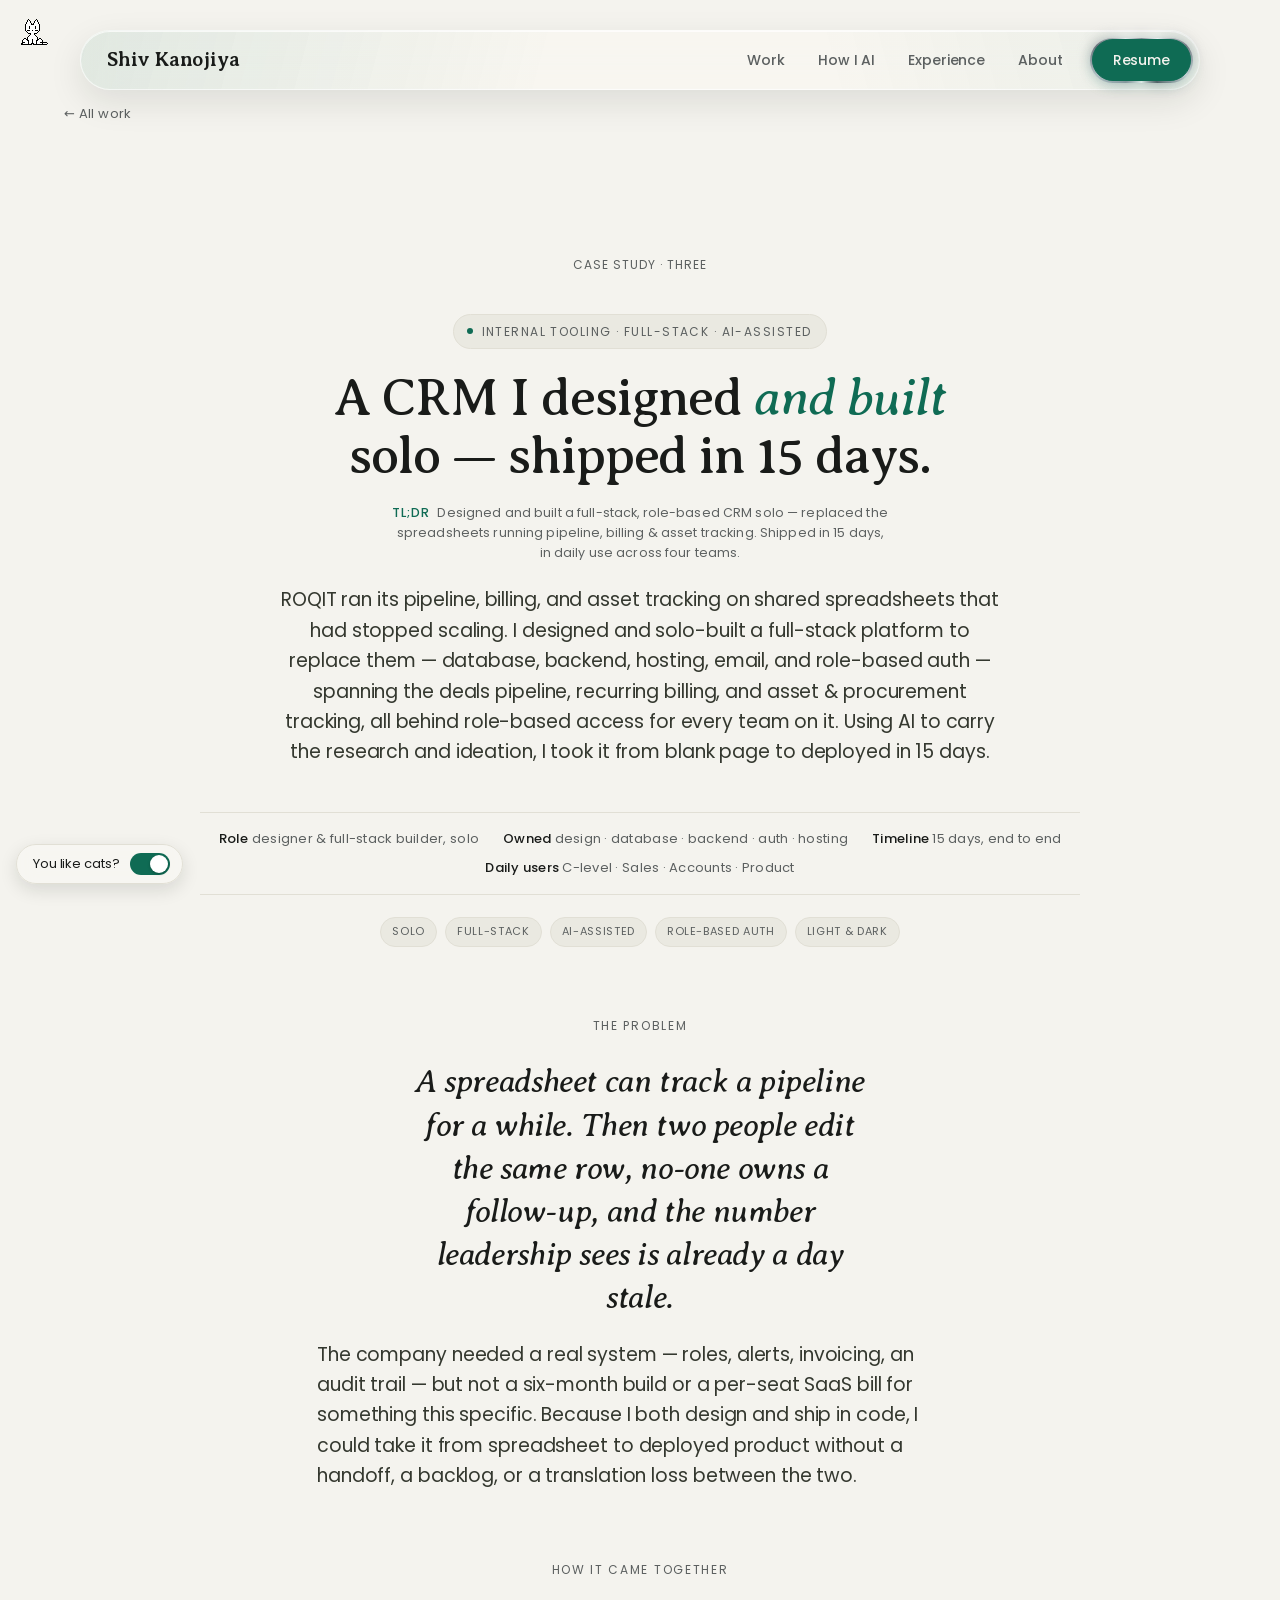
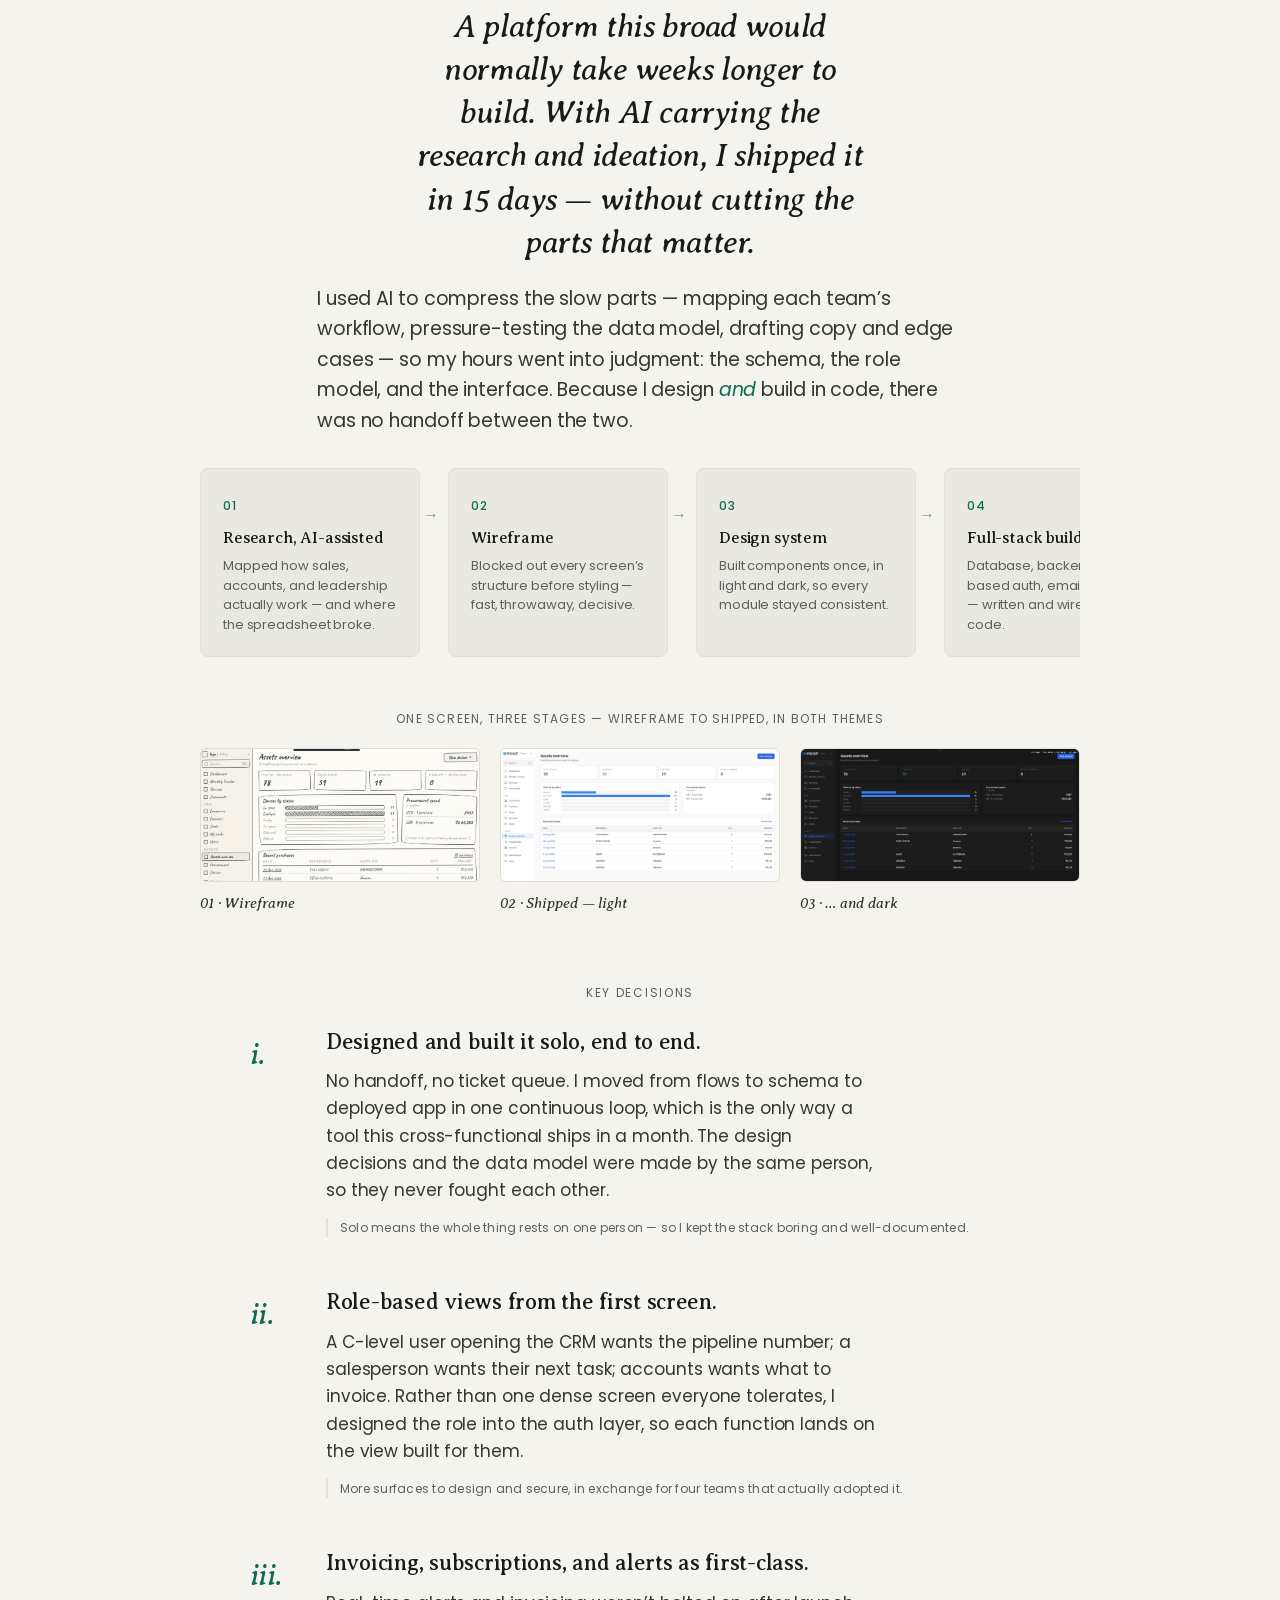
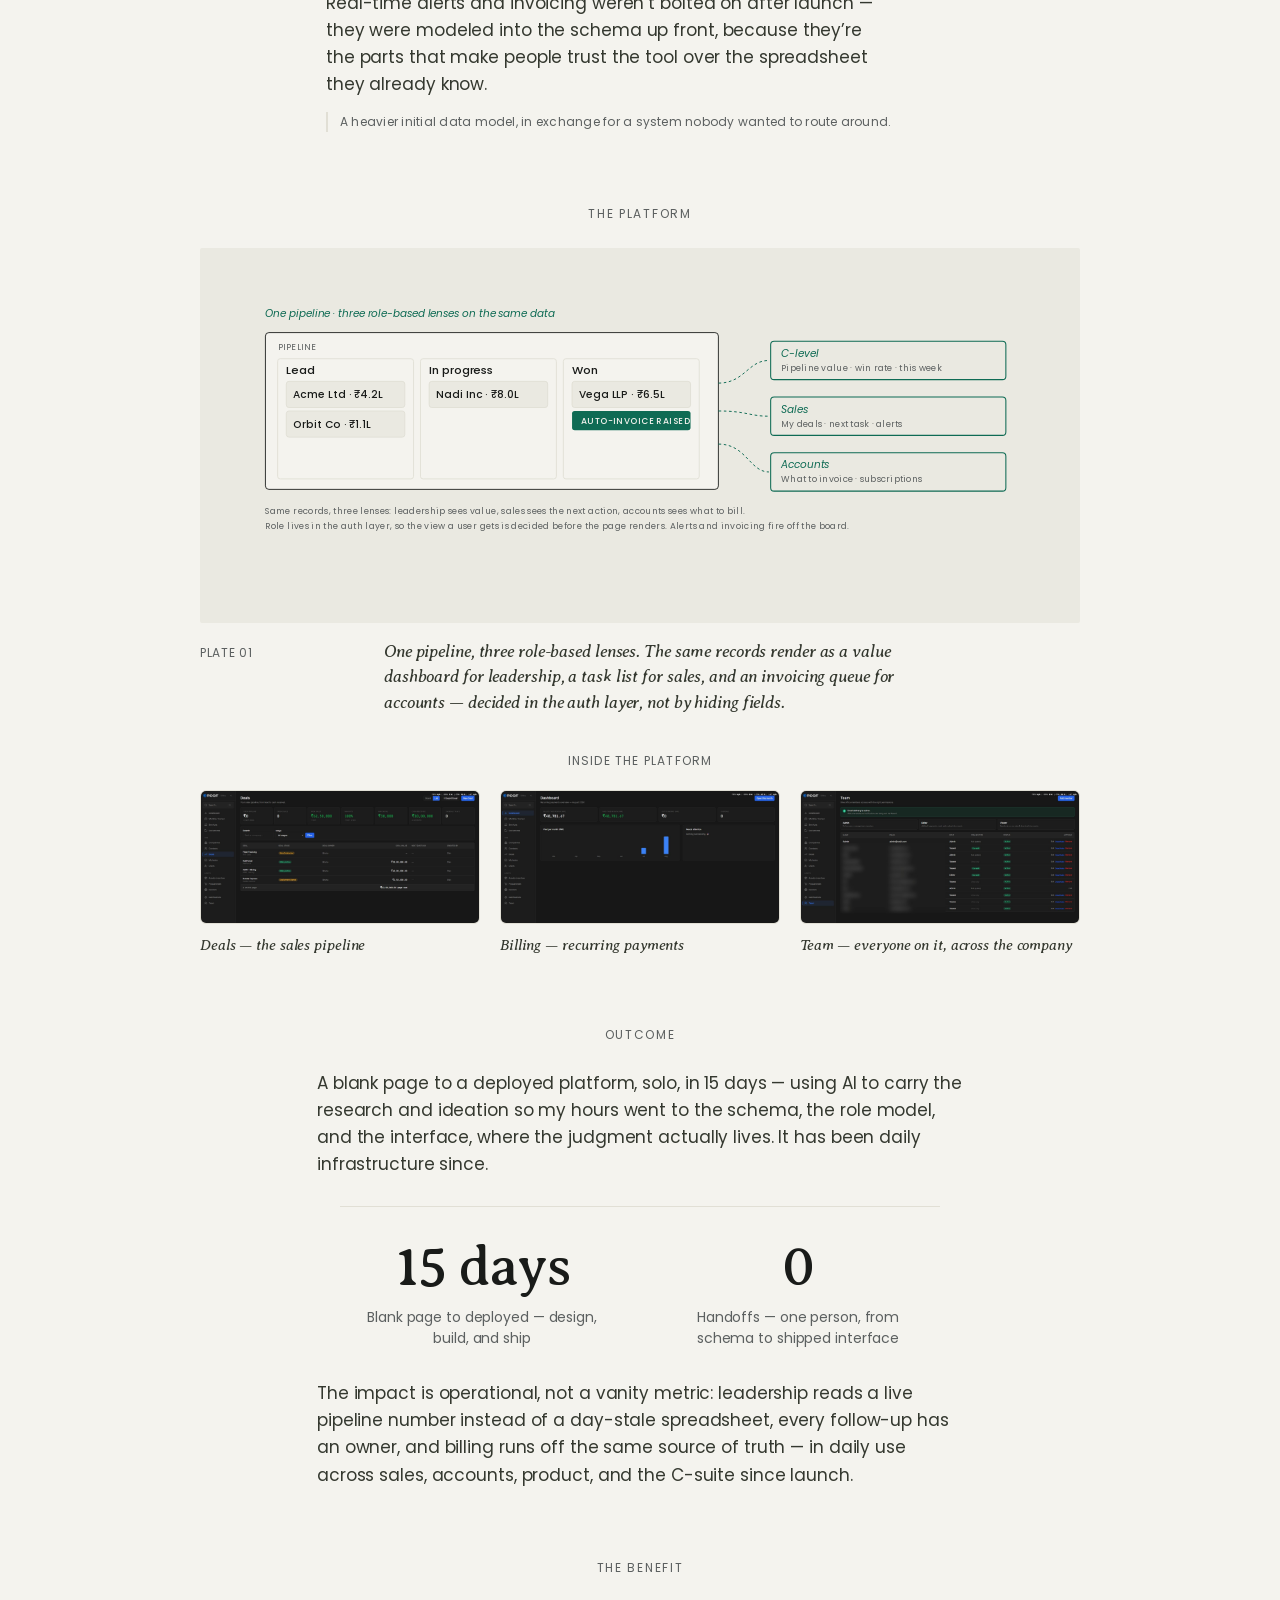
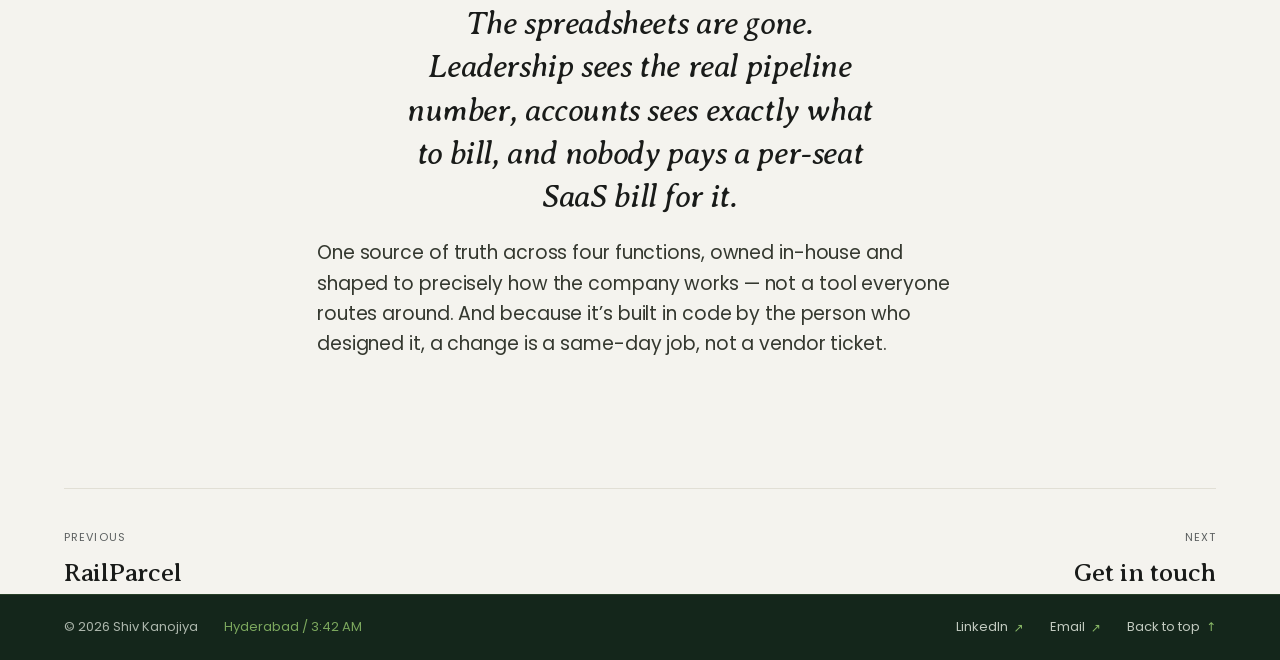
<file: work/crm.html>
<!doctype html>
<html lang="en">
<head>
<meta charset="utf-8" />
<meta name="viewport" content="width=device-width,initial-scale=1" />
<title>Internal CRM — designed & built full-stack · Shiv Kanojiya</title>
<meta name="description" content="A role-based CRM I designed and built solo, live in a month — replacing spreadsheet pipeline tracking for four teams across the company." />
<meta name="author" content="Shiv Kanojiya" />
<meta name="theme-color" content="#F4F3EE" />
<link rel="icon" href="../favicon.svg" type="image/svg+xml" />

<meta property="og:type" content="article" />
<meta property="og:title" content="Internal CRM — designed & built full-stack · Shiv Kanojiya" />
<meta property="og:description" content="A role-based CRM I designed and built solo, live in a month — replacing spreadsheet pipeline tracking for four teams across the company." />
<meta property="og:image" content="../og-crm.png" />
<meta name="twitter:card" content="summary_large_image" />
<meta name="twitter:image" content="../og-crm.png" />

<link rel="preconnect" href="https://fonts.googleapis.com" />
<link rel="preconnect" href="https://fonts.gstatic.com" crossorigin />
<link href="https://fonts.googleapis.com/css2?family=Averia+Serif+Libre:ital,wght@0,300;0,400;0,700;1,400;1,700&family=Poppins:wght@400;500;600&display=swap" rel="stylesheet" />
<link rel="stylesheet" href="../styles.css" />
<script>
  /* Reveal guard: hide-for-animation only while JS is alive;
     restore full visibility if the reveal engine never loads. */
  document.documentElement.classList.add('reveal-on');
  addEventListener('load', function () {
    setTimeout(function () {
      if (!window.__revealed) document.documentElement.classList.remove('reveal-on');
    }, 1500);
  });
</script>
</head>
<body>

<a href="#main" class="skip">Skip to content</a>

<header class="top">
  <div class="top-inner">
    <a href="../index.html" class="mark" aria-label="Shiv Kanojiya — home">Shiv Kanojiya</a>
    <button class="nav-toggle" type="button" aria-label="Menu" aria-expanded="false">
      <svg viewBox="0 0 24 24" fill="none" stroke="currentColor" stroke-width="2" stroke-linecap="round"><path d="M4 7h16M4 12h16M4 17h16"/></svg>
    </button>
    <nav aria-label="Primary">
      <a href="../index.html#work">Work</a>
      <a href="../index.html#how-i-ai">How I AI</a>
      <a href="../index.html#experience">Experience</a>
      <a href="../index.html#about">About</a>
      <a href="../Shiv-Kanojiya-Resume.pdf" download class="nav-resume-m">Resume</a>
    </nav>
    <a href="../Shiv-Kanojiya-Resume.pdf" download class="nav-resume">Resume</a>
  </div>
</header>

<main id="main">
  <div class="wrap"><a class="backlink" href="../index.html#work">&larr; All work</a></div>

<article id="cs-crm" class="study">
    <div class="wrap">
      <div class="cols">
        <div class="gutter">Case study · three</div>
        <div>
          <div class="reveal study-head">
            <span class="study-kicker">Internal tooling · full-stack · AI-assisted</span>
            <h2>A CRM I designed <em>and built</em> solo &mdash; shipped in 15 days.</h2>
            <p class="study-tldr"><b>TL;DR</b> Designed and built a full-stack, role-based CRM solo &mdash; replaced the spreadsheets running pipeline, billing &amp; asset tracking. Shipped in 15 days, in daily use across four teams.</p>
            <p class="summary">
              ROQIT ran its pipeline, billing, and asset tracking on shared
              spreadsheets that had stopped scaling. I designed and solo-built
              a full-stack platform to replace them &mdash; database, backend,
              hosting, email, and role-based auth &mdash; spanning the deals
              pipeline, recurring billing, and asset &amp; procurement tracking,
              all behind role-based access for every team on it. Using AI to
              carry the research and ideation, I took it from blank page to
              deployed in 15 days.
            </p>
            <div class="study-meta">
              <span><b>Role</b> designer &amp; full-stack builder, solo</span>
              <span><b>Owned</b> design · database · backend · auth · hosting</span>
              <span><b>Timeline</b> 15 days, end to end</span>
              <span><b>Daily users</b> C-level · Sales · Accounts · Product</span>
            </div>
            <div class="study-tags">
              <span>Solo</span><span>Full-stack</span><span>AI-assisted</span><span>Role-based auth</span><span>Light &amp; dark</span>
            </div>
          </div>

          <div class="block reveal">
            <h4>The problem</h4>
            <p class="problem-lede">
              A spreadsheet can track a pipeline for a while. Then two people
              edit the same row, no-one owns a follow-up, and the number
              leadership sees is already a day stale.
            </p>
            <div class="prose">
              <p>
                The company needed a real system &mdash; roles, alerts,
                invoicing, an audit trail &mdash; but not a six-month build
                or a per-seat SaaS bill for something this specific. Because I
                both design and ship in code, I could take it from spreadsheet
                to deployed product without a handoff, a backlog, or a
                translation loss between the two.
              </p>
            </div>
          </div>

          <div class="block reveal">
            <h4>How it came together</h4>
            <p class="problem-lede">
              A platform this broad would normally take weeks longer to build.
              With AI carrying the research and ideation, I shipped it in 15
              days &mdash; without cutting the parts that matter.
            </p>
            <div class="prose">
              <p>
                I used AI to compress the slow parts &mdash; mapping each
                team&rsquo;s workflow, pressure-testing the data model,
                drafting copy and edge cases &mdash; so my hours went into
                judgment: the schema, the role model, and the interface.
                Because I design <em>and</em> build in code, there was no
                handoff between the two.
              </p>
            </div>
            <div class="processflow">
              <div class="step">
                <span class="pn">01</span>
                <h5>Research, AI-assisted</h5>
                <p>Mapped how sales, accounts, and leadership actually work &mdash; and where the spreadsheet broke.</p>
              </div>
              <div class="step">
                <span class="pn">02</span>
                <h5>Wireframe</h5>
                <p>Blocked out every screen&rsquo;s structure before styling &mdash; fast, throwaway, decisive.</p>
              </div>
              <div class="step">
                <span class="pn">03</span>
                <h5>Design system</h5>
                <p>Built components once, in light and dark, so every module stayed consistent.</p>
              </div>
              <div class="step">
                <span class="pn">04</span>
                <h5>Full-stack build</h5>
                <p>Database, backend, role-based auth, email, hosting &mdash; written and wired in code.</p>
              </div>
              <div class="step">
                <span class="pn">05</span>
                <h5>Ship &amp; iterate</h5>
                <p>Live for four teams in 15 days, then refined against real daily use.</p>
              </div>
            </div>
            <div class="gallery-label">One screen, three stages &mdash; wireframe to shipped, in both themes</div>
            <div class="shots cols-3">
              <figure class="shot"><img loading="lazy" src="../images/crm-wireframe.jpg" alt="CRM assets overview — wireframe" onerror="this.closest('.shot').classList.add('ph')" /><div class="ph-box" aria-hidden="true">Wireframe</div><figcaption>01 &middot; Wireframe</figcaption></figure>
              <figure class="shot"><img loading="lazy" src="../images/crm-assets-light.jpg" alt="CRM assets overview — shipped, light mode" onerror="this.closest('.shot').classList.add('ph')" /><div class="ph-box" aria-hidden="true">Shipped · light</div><figcaption>02 &middot; Shipped &mdash; light</figcaption></figure>
              <figure class="shot"><img loading="lazy" src="../images/crm-assets-dark.jpg" alt="CRM assets overview — shipped, dark mode" onerror="this.closest('.shot').classList.add('ph')" /><div class="ph-box" aria-hidden="true">Shipped · dark</div><figcaption>03 &middot; &hellip; and dark</figcaption></figure>
            </div>
          </div>

          <div class="block reveal">
            <h4>Key decisions</h4>
            <div class="decisions">
              <div class="decision">
                <div class="n">i.</div>
                <div>
                  <h5>Designed and built it solo, end to end.</h5>
                  <p>
                    No handoff, no ticket queue. I moved from flows to schema
                    to deployed app in one continuous loop, which is the only
                    way a tool this cross-functional ships in a month. The
                    design decisions and the data model were made by the same
                    person, so they never fought each other.
                  </p>
                  <span class="tradeoff">Solo means the whole thing rests on one person &mdash; so I kept the stack boring and well-documented.</span>
                </div>
              </div>
              <div class="decision">
                <div class="n">ii.</div>
                <div>
                  <h5>Role-based views from the first screen.</h5>
                  <p>
                    A C-level user opening the CRM wants the pipeline number;
                    a salesperson wants their next task; accounts wants what
                    to invoice. Rather than one dense screen everyone
                    tolerates, I designed the role into the auth layer, so
                    each function lands on the view built for them.
                  </p>
                  <span class="tradeoff">More surfaces to design and secure, in exchange for four teams that actually adopted it.</span>
                </div>
              </div>
              <div class="decision">
                <div class="n">iii.</div>
                <div>
                  <h5>Invoicing, subscriptions, and alerts as first-class.</h5>
                  <p>
                    Real-time alerts and invoicing weren&rsquo;t bolted on
                    after launch &mdash; they were modeled into the schema up
                    front, because they&rsquo;re the parts that make people
                    trust the tool over the spreadsheet they already know.
                  </p>
                  <span class="tradeoff">A heavier initial data model, in exchange for a system nobody wanted to route around.</span>
                </div>
              </div>
            </div>
          </div>

          <div class="block reveal">
            <h4>The platform</h4>
            <div class="plate">
              <div class="plate-body">
                <svg viewBox="0 0 900 320" xmlns="http://www.w3.org/2000/svg" role="img" aria-label="CRM pipeline board with role-based views branching to C-level, Sales, and Accounts">
                  <style>
                    .frame { fill: var(--paper); stroke: var(--ink); stroke-width: 1; }
                    .col   { fill: var(--paper); stroke: var(--rule); }
                    .card  { fill: var(--paper-2); stroke: var(--rule); }
                    .txt   { fill: var(--muted); font-family: 'Poppins', sans-serif; font-size: 10px; letter-spacing: .03em; }
                    .strong { fill: var(--ink); font-family: 'Poppins', sans-serif; font-size: 12px; font-weight: 500; }
                    .h     { fill: var(--ink); font-family: 'Poppins', sans-serif; font-size: 13px; font-weight: 500; }
                    .accent { fill: var(--mark); }
                    .accentTxt { fill: var(--paper); font-family: 'Poppins', sans-serif; font-size: 10px; font-weight: 500; letter-spacing: .05em; text-transform: uppercase; }
                    .role  { fill: none; stroke: var(--mark); stroke-width: 1.2; }
                    .roleTxt { fill: var(--mark); font-family: 'Poppins', sans-serif; font-style: italic; font-size: 12px; }
                    .edge  { stroke: var(--mark); stroke-width: 1.1; fill: none; stroke-dasharray: 3 3; }
                    .anno  { fill: var(--muted); font-family: 'Poppins', sans-serif; font-size: 10px; letter-spacing: .04em; }
                    .annoI { fill: var(--mark); font-family: 'Poppins', sans-serif; font-style: italic; font-size: 12px; }
                  </style>

                  <text class="annoI" x="20" y="24">One pipeline · three role-based lenses on the same data</text>

                  <!-- Pipeline board -->
                  <rect class="frame" x="20" y="42" width="520" height="180" rx="4"/>
                  <text class="txt" x="34" y="62">PIPELINE</text>
                  <!-- three columns -->
                  <rect class="col" x="34" y="72" width="156" height="138" rx="3"/>
                  <text class="h" x="44" y="90">Lead</text>
                  <rect class="card" x="44" y="98" width="136" height="30" rx="3"/>
                  <text class="strong" x="52" y="117">Acme Ltd · ₹4.2L</text>
                  <rect class="card" x="44" y="132" width="136" height="30" rx="3"/>
                  <text class="strong" x="52" y="151">Orbit Co · ₹1.1L</text>

                  <rect class="col" x="198" y="72" width="156" height="138" rx="3"/>
                  <text class="h" x="208" y="90">In progress</text>
                  <rect class="card" x="208" y="98" width="136" height="30" rx="3"/>
                  <text class="strong" x="216" y="117">Nadi Inc · ₹8.0L</text>

                  <rect class="col" x="362" y="72" width="156" height="138" rx="3"/>
                  <text class="h" x="372" y="90">Won</text>
                  <rect class="card" x="372" y="98" width="136" height="30" rx="3"/>
                  <text class="strong" x="380" y="117">Vega LLP · ₹6.5L</text>
                  <rect class="accent" x="372" y="132" width="136" height="22" rx="3"/>
                  <text class="accentTxt" x="382" y="147">Auto-invoice raised</text>

                  <!-- Role lenses -->
                  <rect class="role" x="600" y="52" width="270" height="44" rx="4"/>
                  <text class="roleTxt" x="612" y="70">C-level</text>
                  <text class="txt" x="612" y="86">Pipeline value · win rate · this week</text>

                  <rect class="role" x="600" y="116" width="270" height="44" rx="4"/>
                  <text class="roleTxt" x="612" y="134">Sales</text>
                  <text class="txt" x="612" y="150">My deals · next task · alerts</text>

                  <rect class="role" x="600" y="180" width="270" height="44" rx="4"/>
                  <text class="roleTxt" x="612" y="198">Accounts</text>
                  <text class="txt" x="612" y="214">What to invoice · subscriptions</text>

                  <path class="edge" d="M540 100 C570 100 574 74 598 74"/>
                  <path class="edge" d="M540 132 C572 132 576 138 598 138"/>
                  <path class="edge" d="M540 170 C572 170 576 202 598 202"/>

                  <text class="anno" x="20" y="250">Same records, three lenses: leadership sees value, sales sees the next action, accounts sees what to bill.</text>
                  <text class="anno" x="20" y="268">Role lives in the auth layer, so the view a user gets is decided before the page renders. Alerts and invoicing fire off the board.</text>
                </svg>
              </div>
              <div class="plate-caption">
                <span class="label">Plate 01</span>
                <span class="desc">One pipeline, three role-based lenses. The same records render as a value dashboard for leadership, a task list for sales, and an invoicing queue for accounts &mdash; decided in the auth layer, not by hiding fields.</span>
              </div>
            </div>
            <div class="gallery-label">Inside the platform</div>
            <div class="shots cols-3">
              <figure class="shot"><img loading="lazy" src="../images/crm-deals.jpg" alt="CRM — deals and sales pipeline" onerror="this.closest('.shot').classList.add('ph')" /><div class="ph-box" aria-hidden="true">Screenshot</div><figcaption>Deals &mdash; the sales pipeline</figcaption></figure>
              <figure class="shot"><img loading="lazy" src="../images/crm-dashboard.jpg" alt="CRM — billing dashboard, recurring payments" onerror="this.closest('.shot').classList.add('ph')" /><div class="ph-box" aria-hidden="true">Screenshot</div><figcaption>Billing &mdash; recurring payments</figcaption></figure>
              <figure class="shot"><img loading="lazy" src="../images/crm-team.jpg" alt="CRM — internal users on the platform, across teams (member details redacted)" onerror="this.closest('.shot').classList.add('ph')" /><div class="ph-box" aria-hidden="true">Screenshot</div><figcaption>Team &mdash; everyone on it, across the company</figcaption></figure>
            </div>
          </div>

          <div class="block reveal">
            <h4>Outcome</h4>
            <p class="prose" style="margin-bottom: 28px;">
              A blank page to a deployed platform, solo, in 15 days &mdash;
              using AI to carry the research and ideation so my hours went to
              the schema, the role model, and the interface, where the
              judgment actually lives. It has been daily infrastructure since.
            </p>
            <div class="outcomes twoup">
              <div class="outcome">
                <div class="n">15 days</div>
                <div class="l">Blank page to deployed &mdash; design, build, and ship</div>
              </div>
              <div class="outcome">
                <div class="n">0</div>
                <div class="l">Handoffs &mdash; one person, from schema to shipped interface</div>
              </div>
            </div>
            <p class="prose" style="margin-top: 32px;">
              The impact is operational, not a vanity metric: leadership reads
              a live pipeline number instead of a day-stale spreadsheet, every
              follow-up has an owner, and billing runs off the same source of
              truth &mdash; in daily use across sales, accounts, product, and
              the C-suite since launch.
            </p>
          </div>

          <div class="block reveal">
            <h4>The benefit</h4>
            <p class="problem-lede">
              The spreadsheets are gone. Leadership sees the real pipeline
              number, accounts sees exactly what to bill, and nobody pays a
              per-seat SaaS bill for it.
            </p>
            <div class="prose">
              <p>
                One source of truth across four functions, owned in-house and
                shaped to precisely how the company works &mdash; not a tool
                everyone routes around. And because it&rsquo;s built in code by
                the person who designed it, a change is a same-day job, not a
                vendor ticket.
              </p>
            </div>
          </div>
        </div>
      </div>
    </div>
  </article>

  <div class="wrap">
    <nav class="casenav" aria-label="More case studies">
      <a class="prev" href="railparcel.html"><span>Previous</span>RailParcel</a>
      <a class="next" href="../index.html#contact"><span>Next</span>Get in touch</a>
    </nav>
  </div>
</main>

<footer>
  <div class="wrap foot">
    <div class="foot-left">
      <span>&copy; <span id="year"></span> Shiv Kanojiya</span>
      <span class="foot-loc">Hyderabad / <span id="local-time">&mdash;</span></span>
    </div>
    <nav class="foot-right" aria-label="Footer">
      <a href="https://www.linkedin.com/in/shivkanojiya" target="_blank" rel="noopener">LinkedIn <span class="foot-arrow" aria-hidden="true">&#8599;</span></a>
      <a href="mailto:shivkanojiya19@gmail.com">Email <span class="foot-arrow" aria-hidden="true">&#8599;</span></a>
      <button type="button" class="foot-top" aria-label="Back to top">Back to top <span class="foot-arrow" aria-hidden="true">&#8593;</span></button>
    </nav>
  </div>
</footer>

<script src="../script.js"></script>

</body>
</html>
</file>
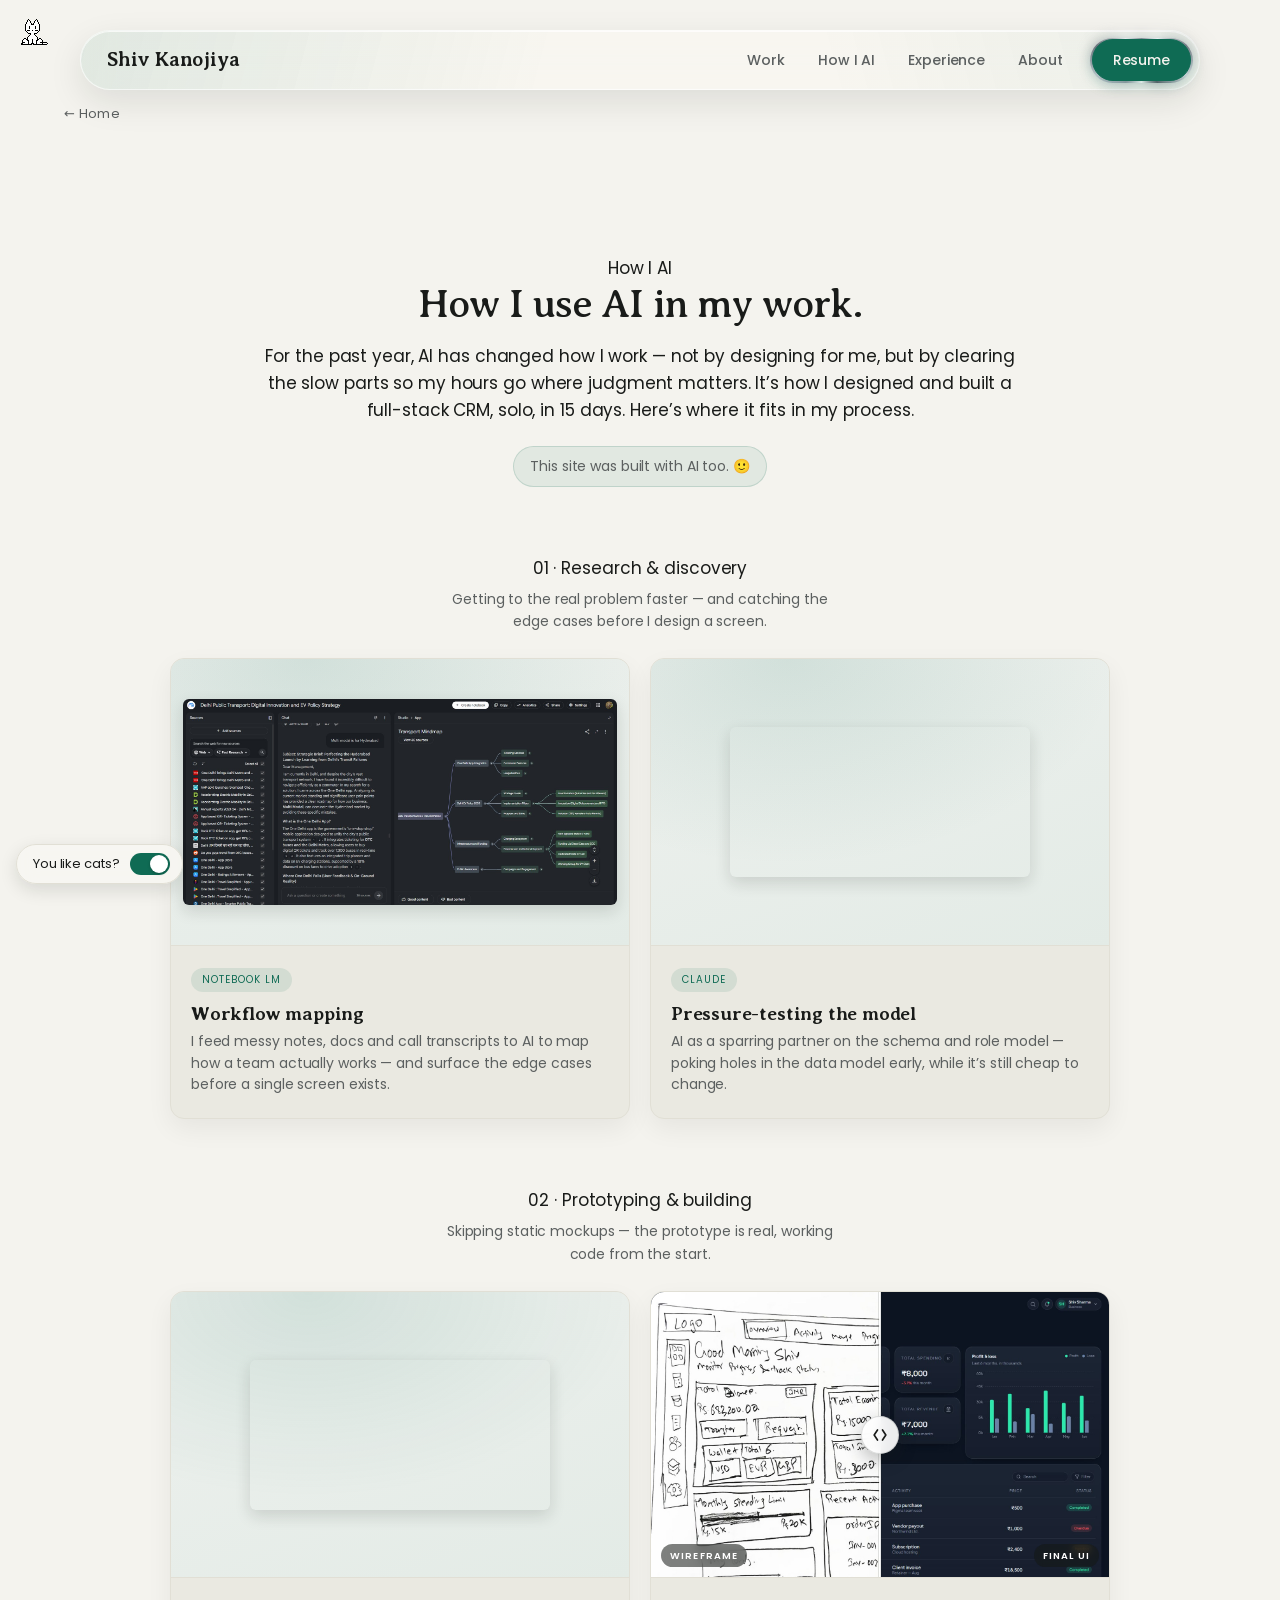
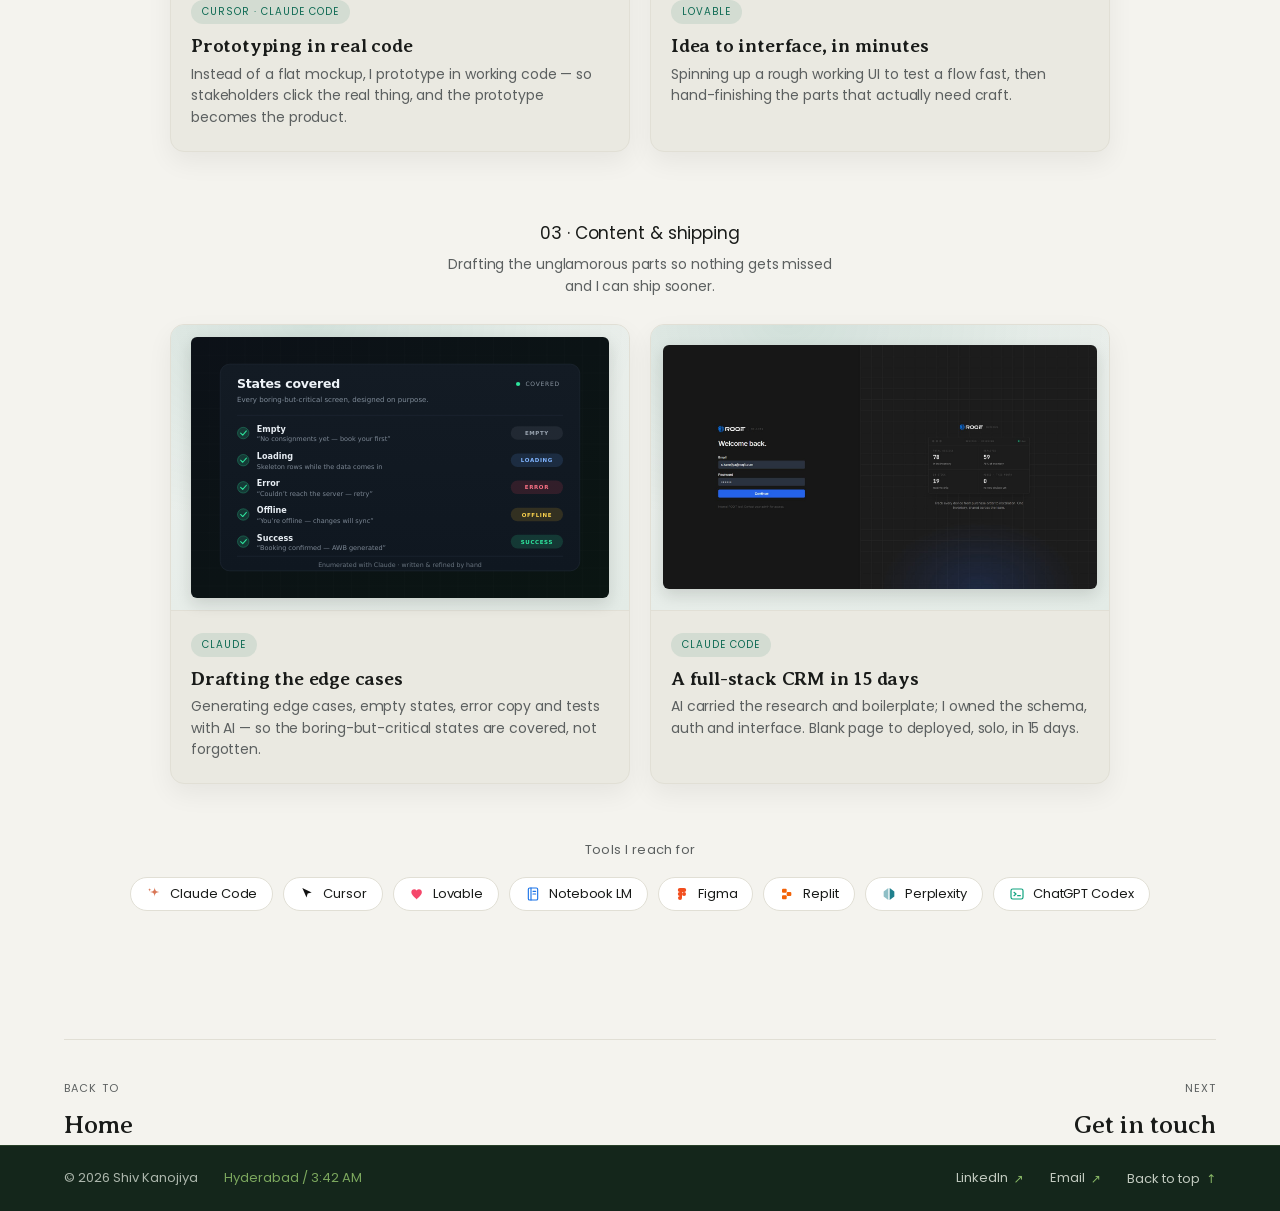
<file: work/how-i-ai.html>
<!doctype html>
<html lang="en">
<head>
<meta charset="utf-8" />
<meta name="viewport" content="width=device-width,initial-scale=1" />
<title>How I use AI in my work · Shiv Kanojiya</title>
<meta name="description" content="How I use AI as a product designer — to compress research, prototype in real code, and ship faster. Not designing for me, just clearing the slow parts so my hours go to judgment." />
<meta name="author" content="Shiv Kanojiya" />
<meta name="theme-color" content="#F4F3EE" />
<link rel="icon" href="../favicon.svg" type="image/svg+xml" />

<meta property="og:type" content="article" />
<meta property="og:title" content="How I use AI in my work · Shiv Kanojiya" />
<meta property="og:description" content="How I use AI to compress research, prototype in real code, and ship faster — including a full-stack CRM built solo in 15 days." />
<meta property="og:image" content="../og-image.png" />
<meta name="twitter:card" content="summary_large_image" />
<meta name="twitter:image" content="../og-image.png" />

<link rel="preconnect" href="https://fonts.googleapis.com" />
<link rel="preconnect" href="https://fonts.gstatic.com" crossorigin />
<link href="https://fonts.googleapis.com/css2?family=Averia+Serif+Libre:ital,wght@0,300;0,400;0,700;1,400;1,700&family=Poppins:wght@400;500;600&display=swap" rel="stylesheet" />
<link rel="stylesheet" href="../styles.css" />
<script>
  document.documentElement.classList.add('reveal-on');
  addEventListener('load', function () {
    setTimeout(function () {
      if (!window.__revealed) document.documentElement.classList.remove('reveal-on');
    }, 1500);
  });
</script>
</head>
<body>

<a href="#main" class="skip">Skip to content</a>

<header class="top">
  <div class="top-inner">
    <a href="../index.html" class="mark" aria-label="Shiv Kanojiya — home">Shiv Kanojiya</a>
    <button class="nav-toggle" type="button" aria-label="Menu" aria-expanded="false">
      <svg viewBox="0 0 24 24" fill="none" stroke="currentColor" stroke-width="2" stroke-linecap="round"><path d="M4 7h16M4 12h16M4 17h16"/></svg>
    </button>
    <nav aria-label="Primary">
      <a href="../index.html#work">Work</a>
      <a href="../index.html#how-i-ai">How I AI</a>
      <a href="../index.html#experience">Experience</a>
      <a href="../index.html#about">About</a>
      <a href="../Shiv-Kanojiya-Resume.pdf" download class="nav-resume-m">Resume</a>
    </nav>
    <a href="../Shiv-Kanojiya-Resume.pdf" download class="nav-resume">Resume</a>
  </div>
</header>

<main id="main">
  <div class="wrap"><a class="backlink" href="../index.html">&larr; Home</a></div>

  <section>
    <div class="wrap sec">
      <div class="aihero reveal">
        <span class="eyebrow">How I AI</span>
        <h2>How I use AI in my work.</h2>
        <p class="intro-sub">
          For the past year, AI has changed how I work &mdash; not by designing
          for me, but by clearing the slow parts so my hours go where judgment
          matters. It&rsquo;s how I designed and built a full-stack CRM, solo,
          in 15 days. Here&rsquo;s where it fits in my process.
        </p>
        <span class="ai-callout">This site was built with AI too. 🙂</span>
      </div>

      <!-- Category 1 -->
      <div class="aicat reveal">
        <div class="cat-head">
          <span class="eyebrow">01 &middot; Research &amp; discovery</span>
          <p>Getting to the real problem faster &mdash; and catching the edge cases before I design a screen.</p>
        </div>
        <div class="ai-grid">
          <div class="ai-card">
            <div class="thumb"><img loading="lazy" src="../images/ai-workflow.jpg" alt="Notebook LM mindmap breaking a transport project into workflows" /></div>
            <div class="cbody">
              <span class="ai-badge">Notebook LM</span>
              <h4>Workflow mapping</h4>
              <p>I feed messy notes, docs and call transcripts to AI to map how a team actually works &mdash; and surface the edge cases before a single screen exists.</p>
            </div>
          </div>
          <div class="ai-card">
            <div class="thumb"><video src="../images/pressure-test.mp4" autoplay loop muted playsinline preload="metadata"></video></div>
            <div class="cbody">
              <span class="ai-badge">Claude</span>
              <h4>Pressure-testing the model</h4>
              <p>AI as a sparring partner on the schema and role model &mdash; poking holes in the data model early, while it&rsquo;s still cheap to change.</p>
            </div>
          </div>
        </div>
      </div>

      <!-- Category 2 -->
      <div class="aicat reveal">
        <div class="cat-head">
          <span class="eyebrow">02 &middot; Prototyping &amp; building</span>
          <p>Skipping static mockups &mdash; the prototype is real, working code from the start.</p>
        </div>
        <div class="ai-grid">
          <div class="ai-card">
            <div class="thumb"><video src="../images/bobba-mockup.mp4" autoplay loop muted playsinline preload="metadata"></video></div>
            <div class="cbody">
              <span class="ai-badge">Cursor · Claude Code</span>
              <h4>Prototyping in real code</h4>
              <p>Instead of a flat mockup, I prototype in working code &mdash; so stakeholders click the real thing, and the prototype becomes the product.</p>
            </div>
          </div>
          <div class="ai-card">
            <div class="thumb compare">
              <div class="ba-slider" data-ba>
                <img class="ba-after" loading="lazy" src="../images/ewallet-final.jpg" alt="Finished EWallet dashboard UI" />
                <img class="ba-before" loading="lazy" src="../images/wireframe-sketch.jpg" alt="Hand-drawn wireframe of the same dashboard" />
                <span class="ba-label ba-label-before">Wireframe</span>
                <span class="ba-label ba-label-after">Final UI</span>
                <div class="ba-divider" aria-hidden="true"></div>
                <button class="ba-handle" type="button" role="slider" tabindex="0"
                        aria-label="Drag to compare wireframe and final UI"
                        aria-valuemin="0" aria-valuemax="100" aria-valuenow="50">
                  <svg viewBox="0 0 24 24" fill="none" stroke="currentColor" stroke-width="2" stroke-linecap="round" stroke-linejoin="round"><path d="M9 6l-4 6 4 6M15 6l4 6-4 6"/></svg>
                </button>
              </div>
            </div>
            <div class="cbody">
              <span class="ai-badge">Lovable</span>
              <h4>Idea to interface, in minutes</h4>
              <p>Spinning up a rough working UI to test a flow fast, then hand-finishing the parts that actually need craft.</p>
            </div>
          </div>
        </div>
      </div>

      <!-- Category 3 -->
      <div class="aicat reveal">
        <div class="cat-head">
          <span class="eyebrow">03 &middot; Content &amp; shipping</span>
          <p>Drafting the unglamorous parts so nothing gets missed and I can ship sooner.</p>
        </div>
        <div class="ai-grid">
          <div class="ai-card">
            <div class="thumb"><img loading="lazy" src="../images/edge-cases.svg" alt="A checklist panel showing edge-case states covered — empty, loading, error, offline and success, each with sample copy" /></div>
            <div class="cbody">
              <span class="ai-badge">Claude</span>
              <h4>Drafting the edge cases</h4>
              <p>Generating edge cases, empty states, error copy and tests with AI &mdash; so the boring-but-critical states are covered, not forgotten.</p>
            </div>
          </div>
          <div class="ai-card">
            <div class="thumb"><img loading="lazy" src="../images/crm-15days.jpg" alt="ROQIT CRM sign-in with a live devices inventory overview, built solo in 15 days" /></div>
            <div class="cbody">
              <span class="ai-badge">Claude Code</span>
              <h4>A full-stack CRM in 15 days</h4>
              <p>AI carried the research and boilerplate; I owned the schema, auth and interface. Blank page to deployed, solo, in 15 days.</p>
            </div>
          </div>
        </div>
      </div>

      <div class="ai-tools tools-pills reveal" style="margin-top:56px;">
        <span class="tools-lead">Tools I reach for</span>
        <span class="tool-pill pi-claude"><svg viewBox="0 0 24 24" fill="currentColor"><path d="M13 2c.5 5 2 6.5 7 7-5 .5-6.5 2-7 7-.5-5-2-6.5-7-7 5-.5 6.5-2 7-7z"/><path d="M5.5 3c.2 2 .7 2.5 2.7 2.8C6.2 6 5.7 6.6 5.5 8.6 5.3 6.6 4.8 6 2.8 5.8 4.8 5.5 5.3 5 5.5 3z"/></svg><span>Claude Code</span></span>
        <span class="tool-pill pi-cursor"><svg viewBox="0 0 24 24" fill="currentColor"><path d="M5 3l14 6.6-6 1.7-1.7 6L5 3z"/></svg><span>Cursor</span></span>
        <span class="tool-pill pi-lovable"><svg viewBox="0 0 24 24" fill="currentColor"><path d="M12 20.3l-1.3-1.2C6.2 15 3.5 12.5 3.5 9.3 3.5 6.9 5.4 5 7.8 5c1.4 0 2.7.6 3.6 1.7C12.3 5.6 13.6 5 15 5c2.4 0 4.3 1.9 4.3 4.3 0 3.2-2.7 5.7-7.2 9.8L12 20.3z"/></svg><span>Lovable</span></span>
        <span class="tool-pill pi-notebook"><svg viewBox="0 0 24 24" fill="none" stroke="currentColor" stroke-width="1.7" stroke-linecap="round" stroke-linejoin="round"><rect x="5" y="3" width="14" height="18" rx="2"/><path d="M9 3v18"/><path d="M12 8h4M12 12h4"/></svg><span>Notebook LM</span></span>
        <span class="tool-pill pi-figma"><svg viewBox="0 0 24 24" fill="currentColor"><path d="M8.7 3H12v6H8.7a3 3 0 0 1 0-6z"/><path d="M12 3h3.3a3 3 0 0 1 0 6H12V3z"/><path d="M8.7 9H12v6H8.7a3 3 0 0 1 0-6z"/><circle cx="15" cy="12" r="3"/><path d="M8.7 15H12v3a3 3 0 1 1-3.3-3z"/></svg><span>Figma</span></span>
        <span class="tool-pill pi-replit"><svg viewBox="0 0 24 24" fill="currentColor"><rect x="4.5" y="4" width="7" height="6" rx="1.5"/><rect x="11.5" y="9" width="7" height="6" rx="1.5"/><rect x="4.5" y="14" width="7" height="6" rx="1.5"/></svg><span>Replit</span></span>
        <span class="tool-pill pi-perplexity"><svg viewBox="0 0 24 24" fill="currentColor"><path d="M11 3 4 8.2v7.6L11 21V3z" opacity=".5"/><path d="M13 3v18l7-5.2V8.2L13 3z"/></svg><span>Perplexity</span></span>
        <span class="tool-pill pi-codex"><svg viewBox="0 0 24 24" fill="none" stroke="currentColor" stroke-width="1.8" stroke-linecap="round" stroke-linejoin="round"><rect x="3" y="4.5" width="18" height="15" rx="2.5"/><path d="M7.5 9.5l3 2.5-3 2.5M13 14.5h4"/></svg><span>ChatGPT Codex</span></span>
      </div>
    </div>
  </section>

  <div class="wrap">
    <nav class="casenav" aria-label="More">
      <a class="prev" href="../index.html"><span>Back to</span>Home</a>
      <a class="next" href="../index.html#contact"><span>Next</span>Get in touch</a>
    </nav>
  </div>
</main>

<footer>
  <div class="wrap foot">
    <div class="foot-left">
      <span>&copy; <span id="year"></span> Shiv Kanojiya</span>
      <span class="foot-loc">Hyderabad / <span id="local-time">&mdash;</span></span>
    </div>
    <nav class="foot-right" aria-label="Footer">
      <a href="https://www.linkedin.com/in/shivkanojiya" target="_blank" rel="noopener">LinkedIn <span class="foot-arrow" aria-hidden="true">&#8599;</span></a>
      <a href="mailto:shivkanojiya19@gmail.com">Email <span class="foot-arrow" aria-hidden="true">&#8599;</span></a>
      <button type="button" class="foot-top" aria-label="Back to top">Back to top <span class="foot-arrow" aria-hidden="true">&#8593;</span></button>
    </nav>
  </div>
</footer>

<script src="../script.js"></script>

</body>
</html>
</file>
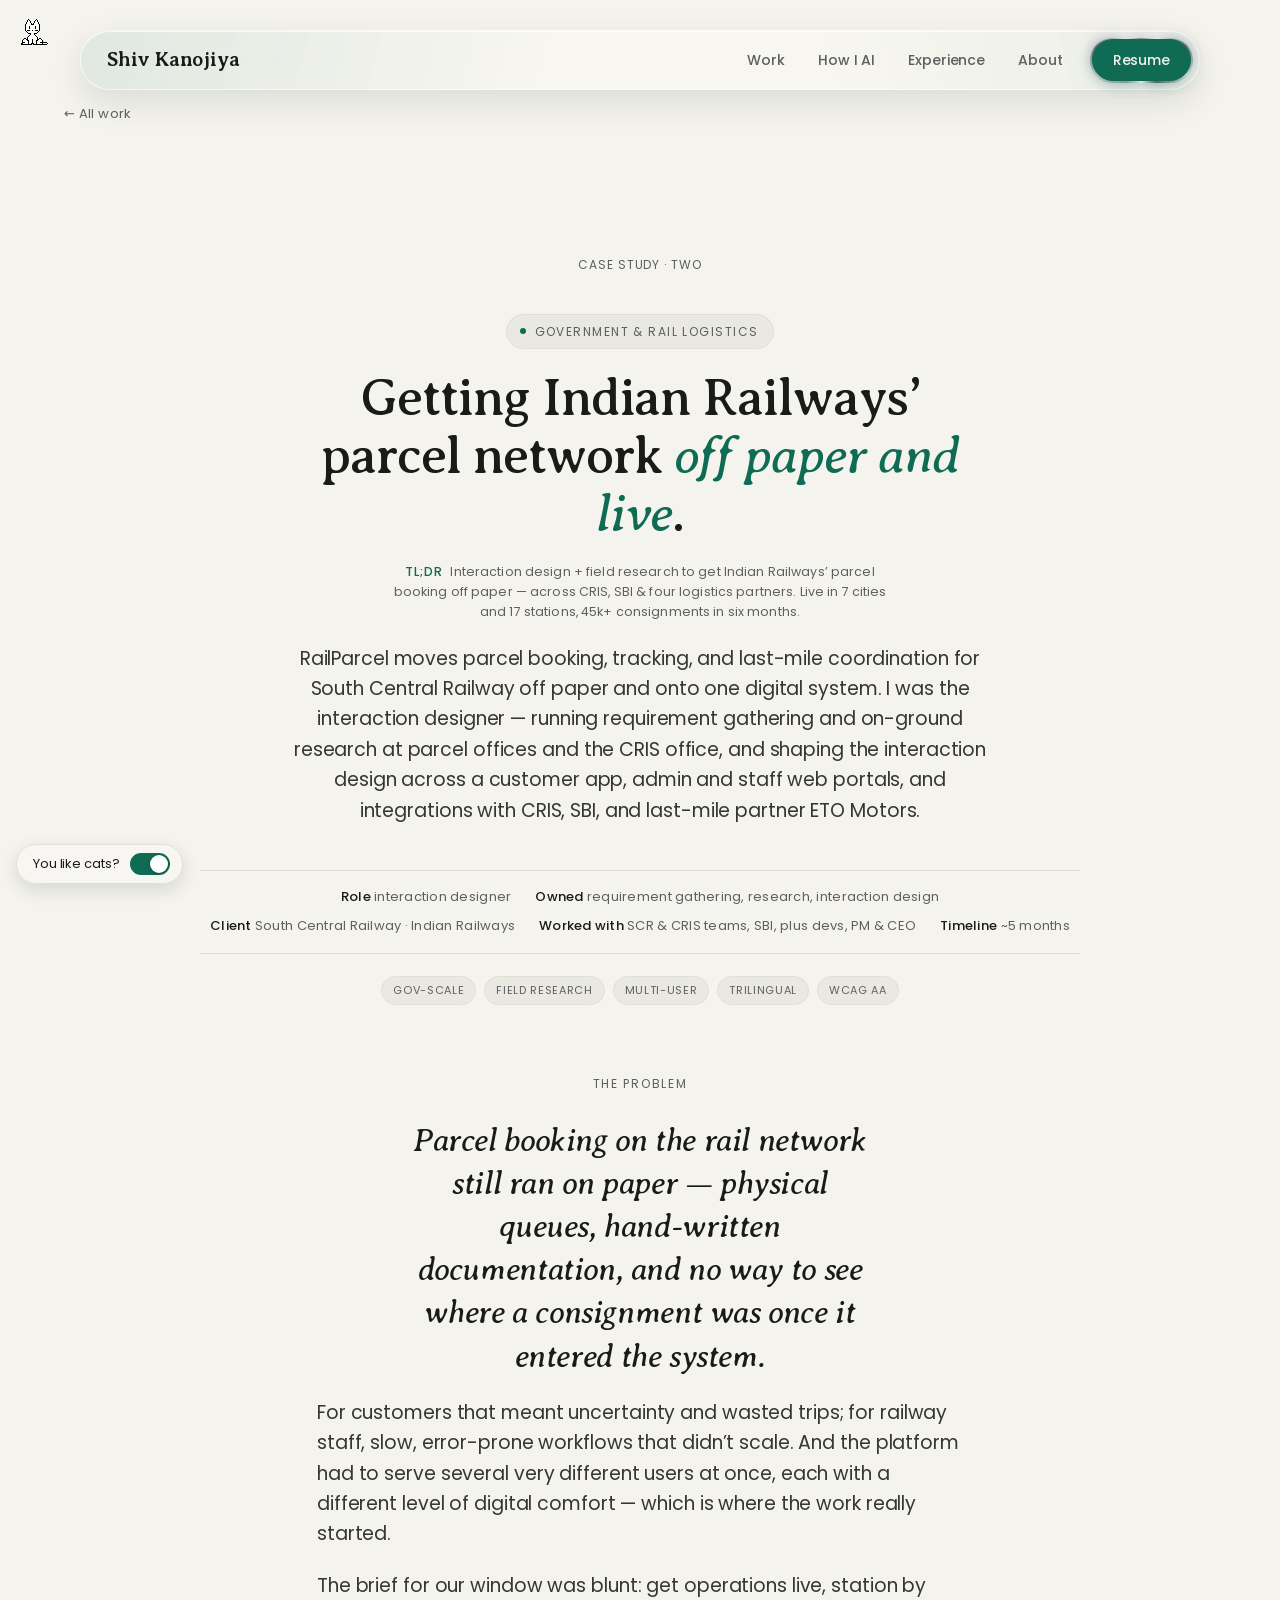
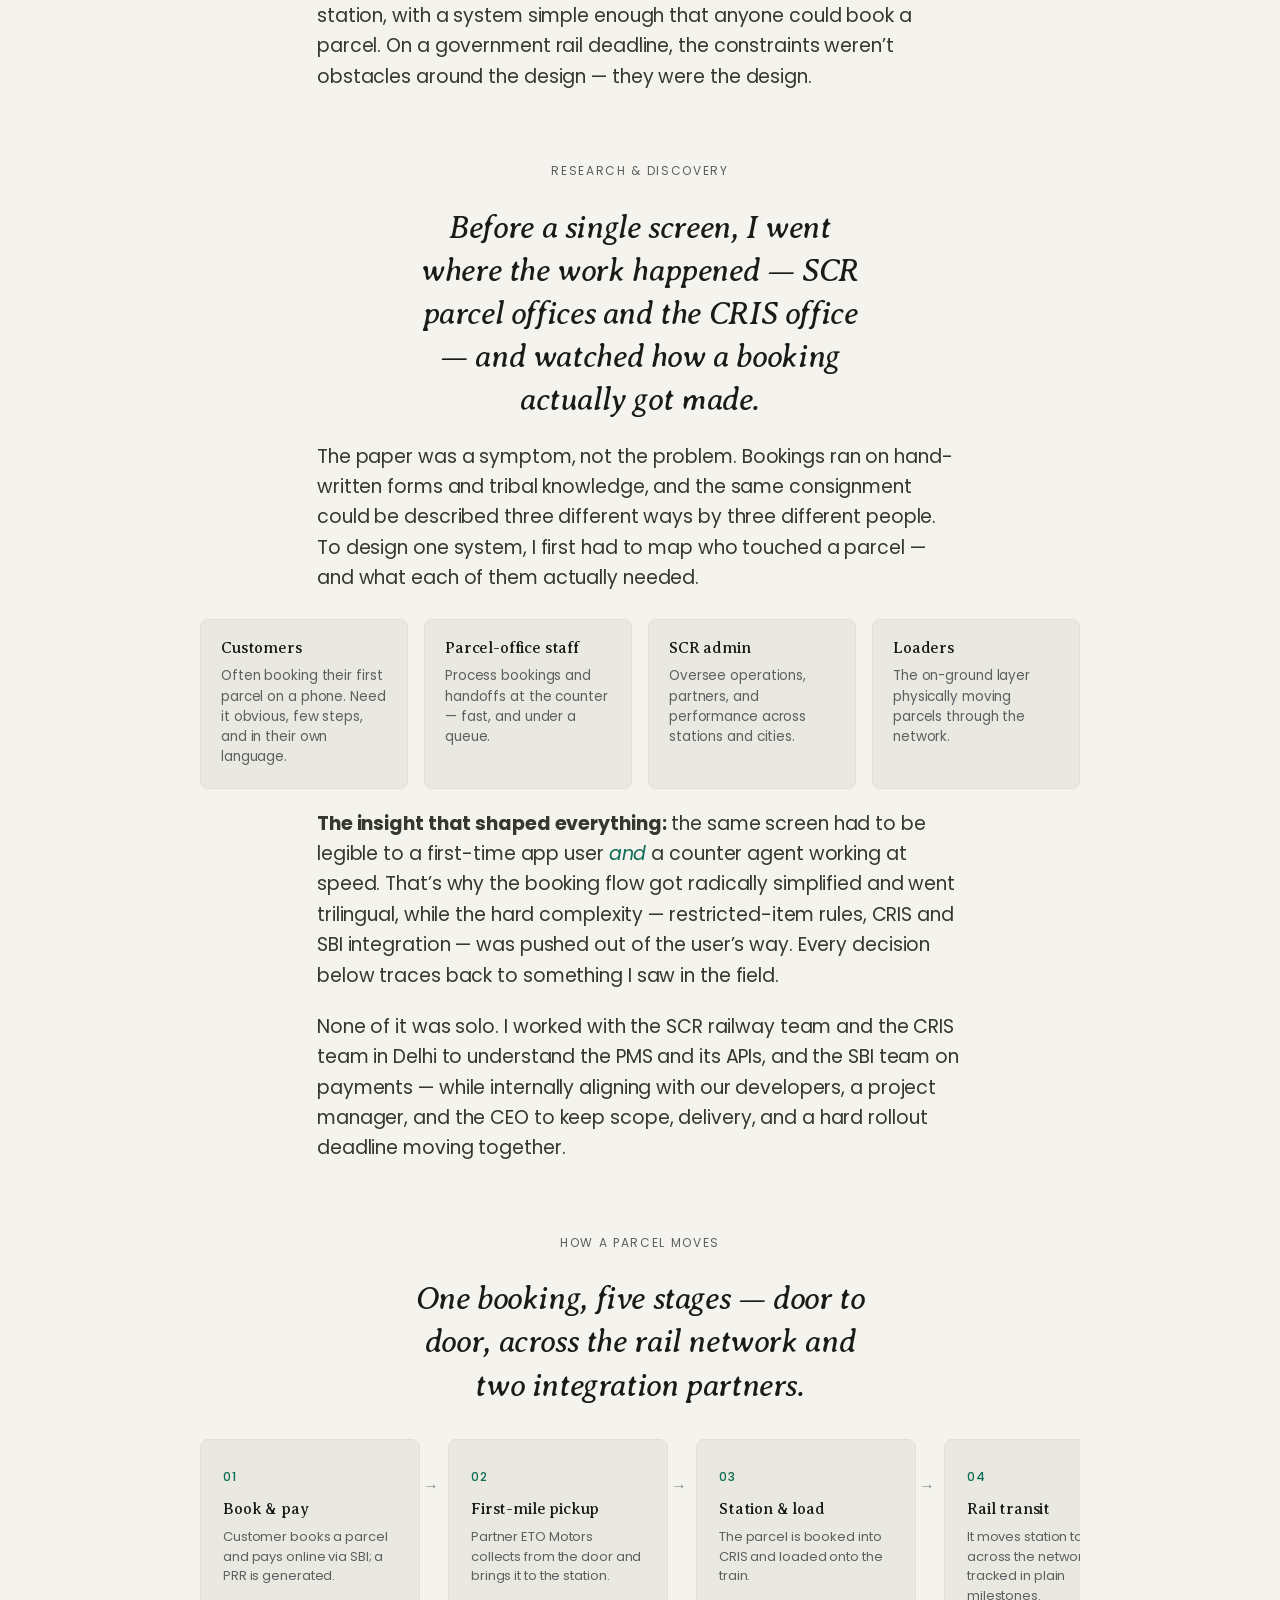
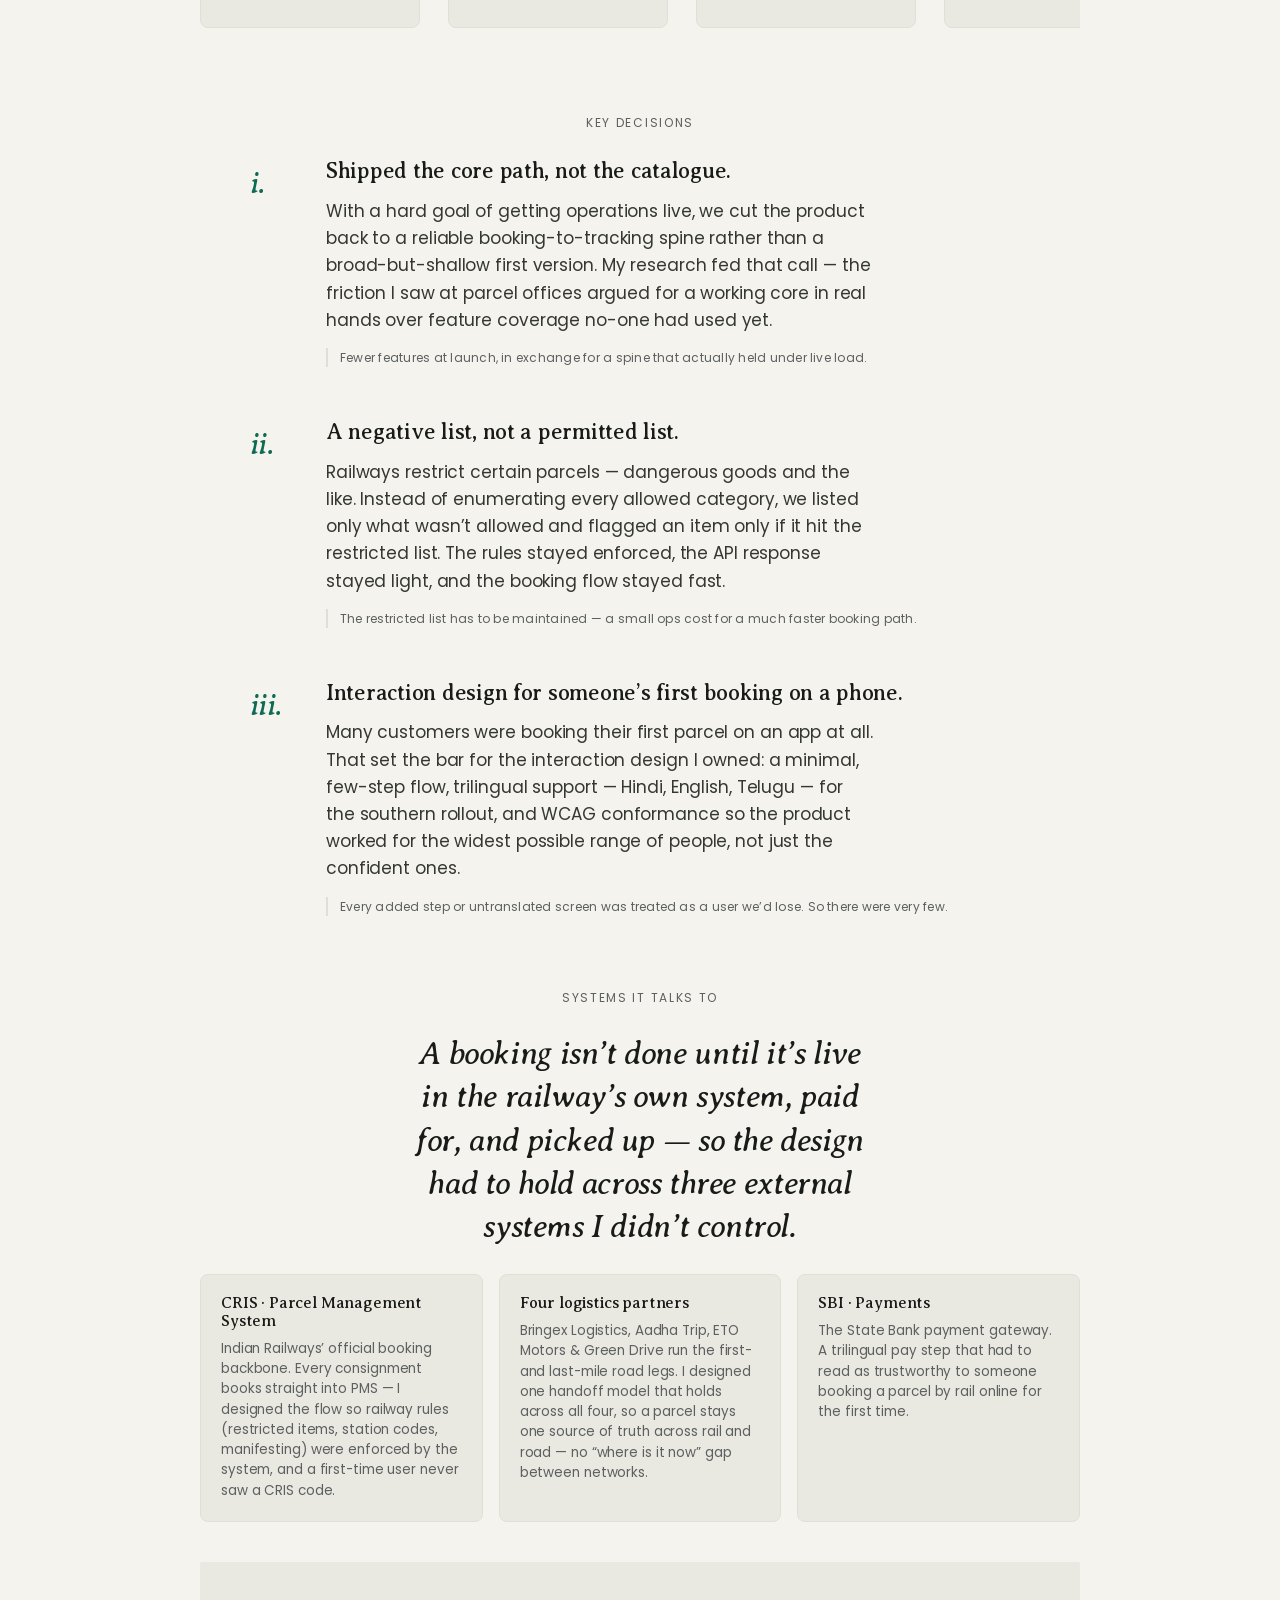
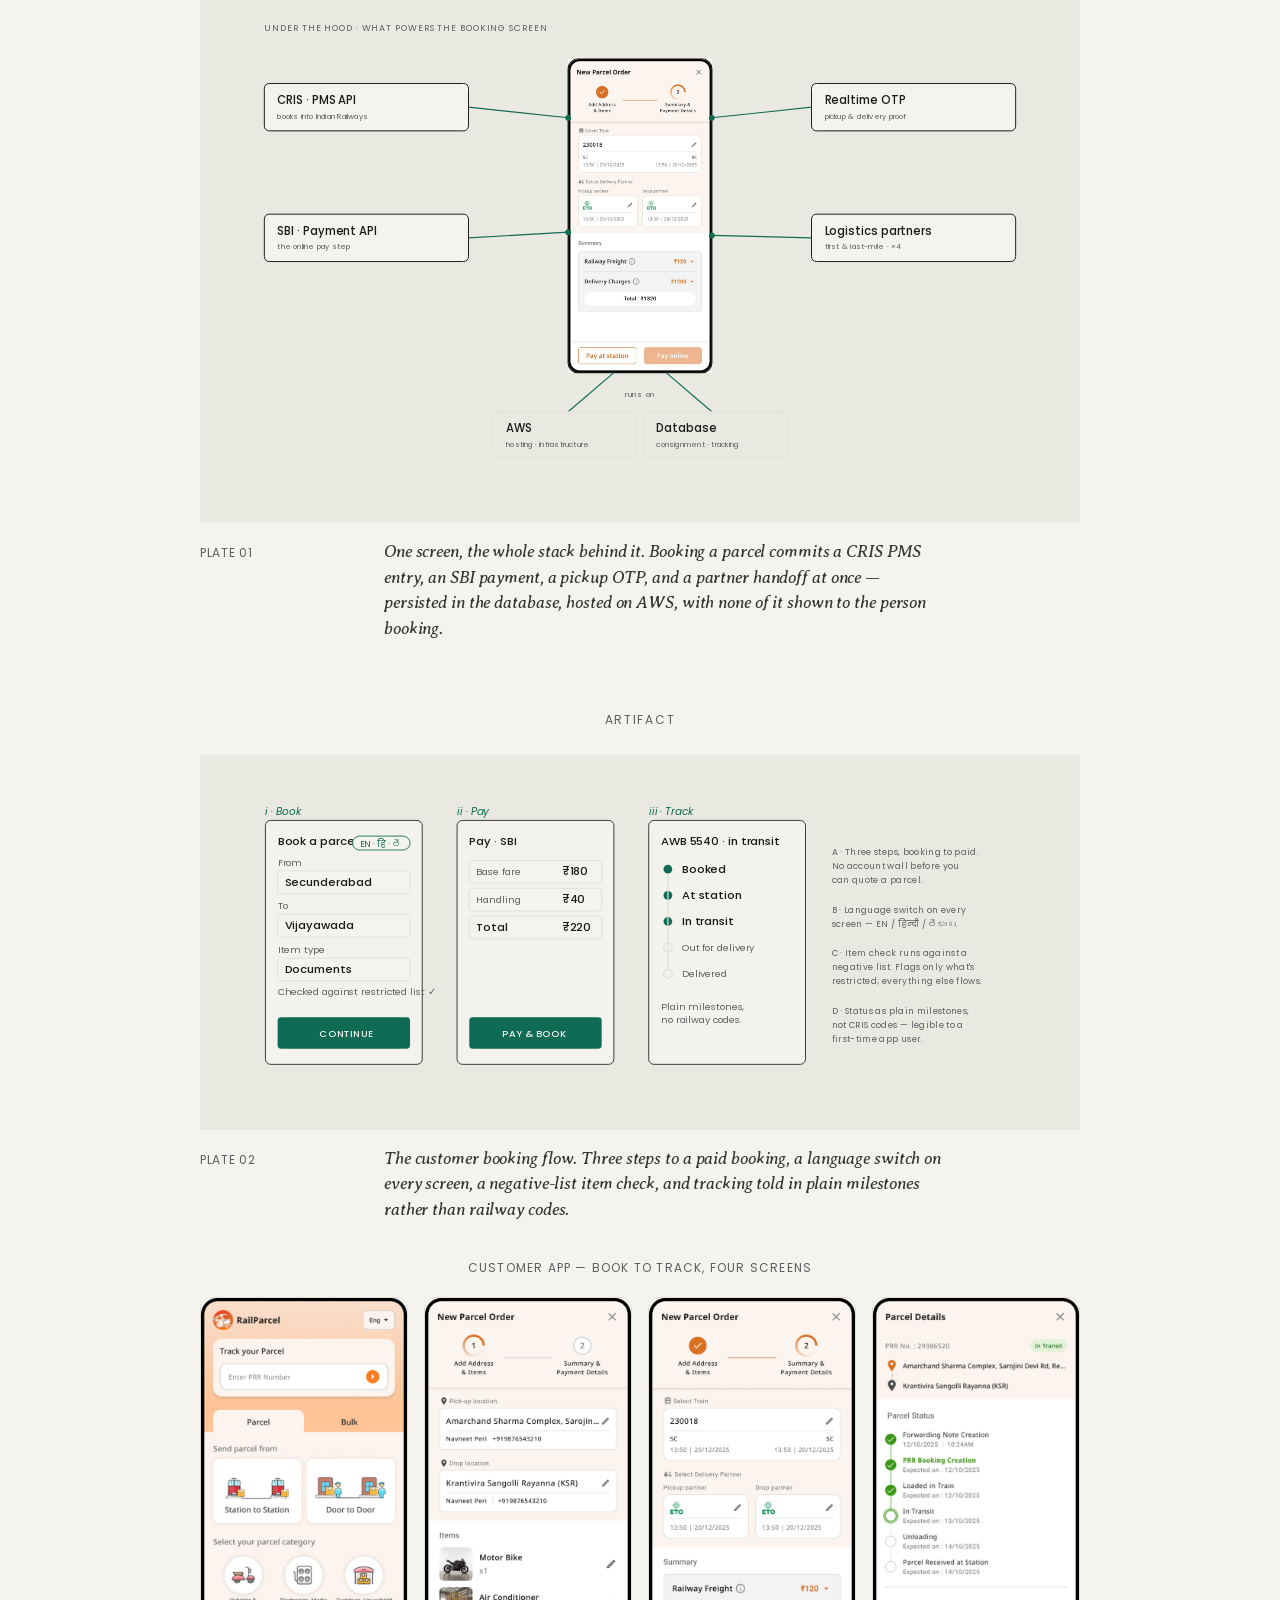
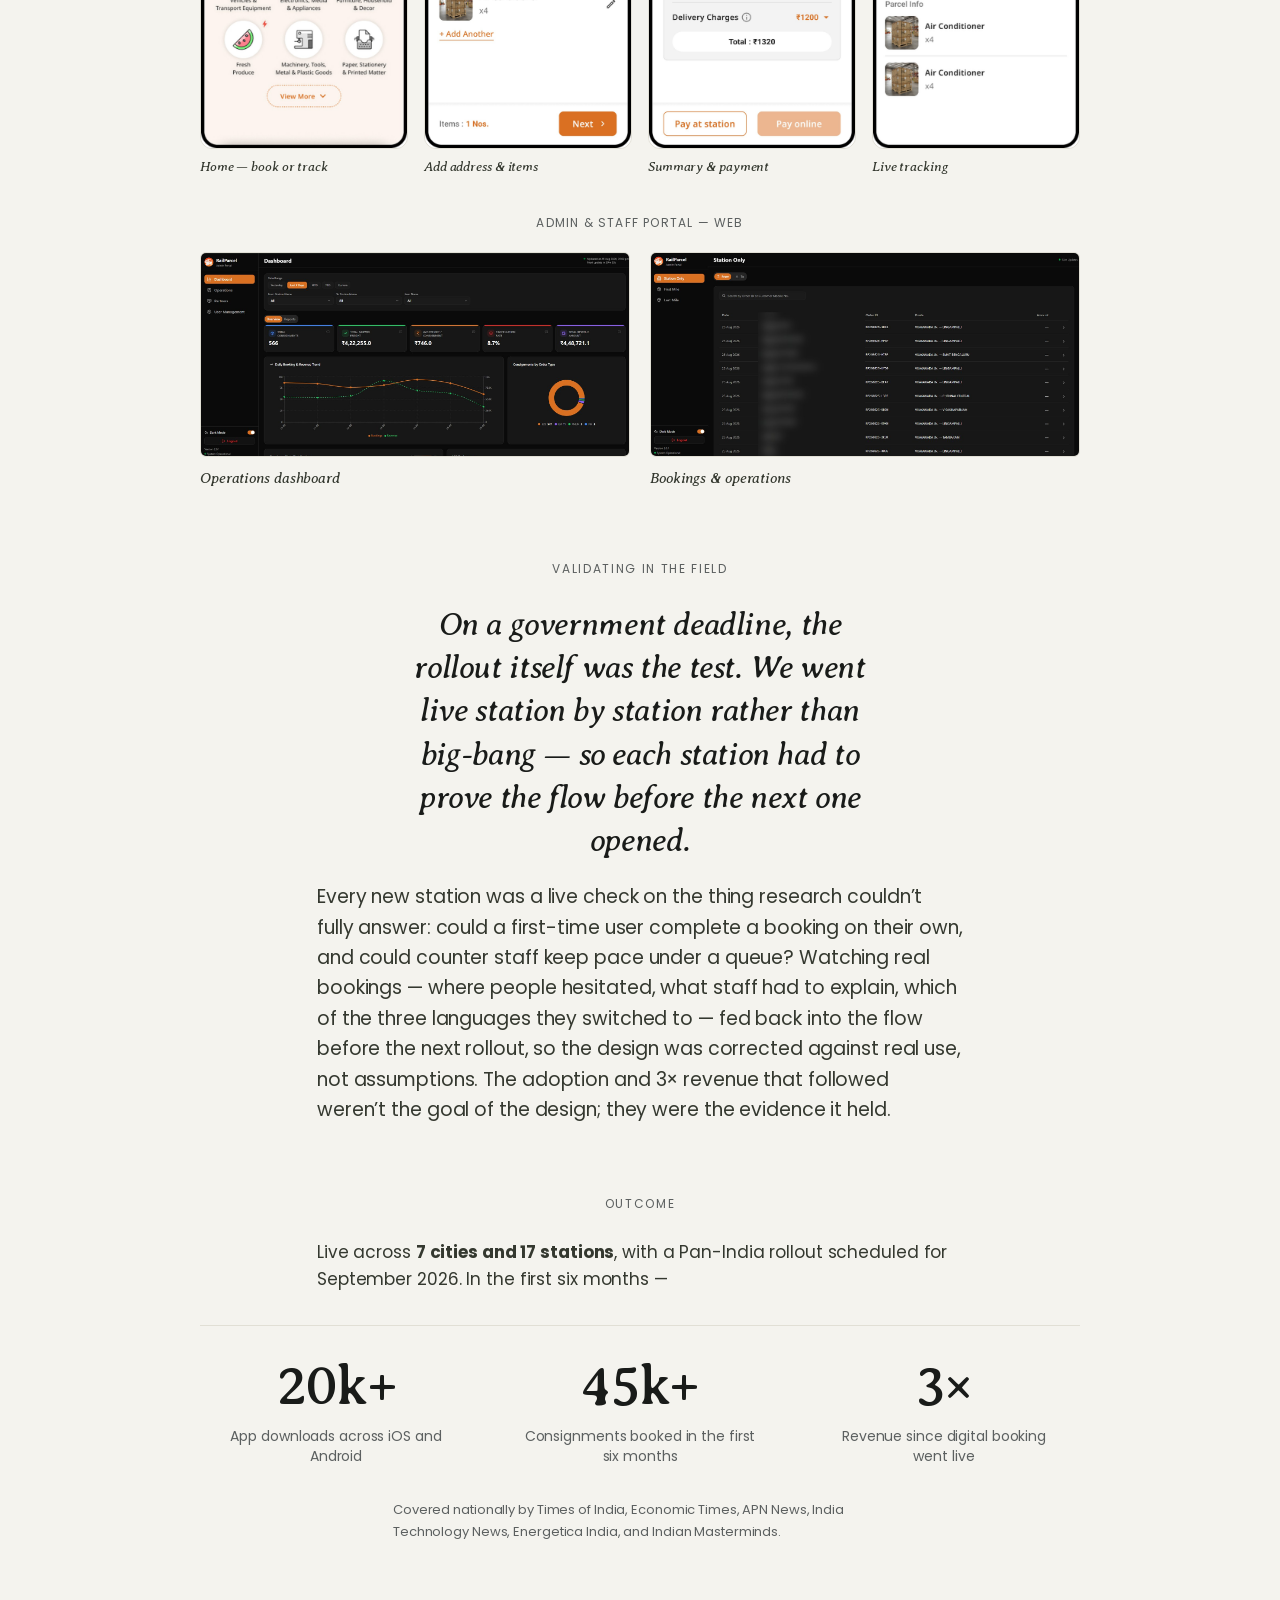
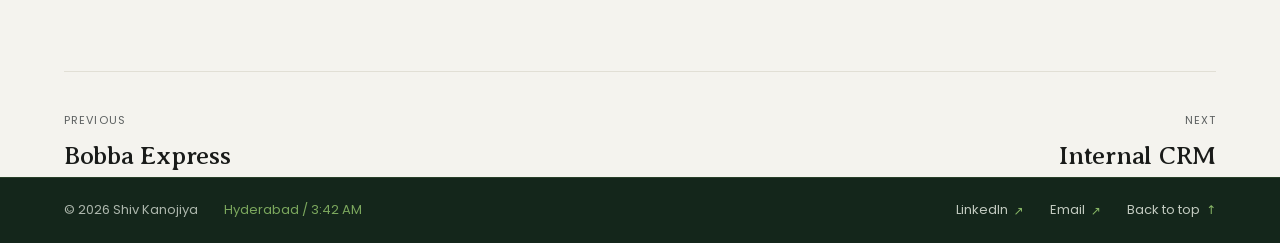
<file: work/railparcel.html>
<!doctype html>
<html lang="en">
<head>
<meta charset="utf-8" />
<meta name="viewport" content="width=device-width,initial-scale=1" />
<title>RailParcel — Digitising Indian Railways' parcel network · Shiv Kanojiya</title>
<meta name="description" content="Interaction design for RailParcel, South Central Railway's parcel platform — off paper and live across 7 cities and 17 stations, with 45k+ consignments and 3x revenue in six months." />
<meta name="author" content="Shiv Kanojiya" />
<meta name="theme-color" content="#F4F3EE" />
<link rel="icon" href="../favicon.svg" type="image/svg+xml" />

<meta property="og:type" content="article" />
<meta property="og:title" content="RailParcel — Digitising Indian Railways' parcel network · Shiv Kanojiya" />
<meta property="og:description" content="Interaction design for RailParcel, South Central Railway's parcel platform — off paper and live across 7 cities and 17 stations, with 45k+ consignments and 3x revenue in six months." />
<meta property="og:image" content="../og-railparcel.png" />
<meta name="twitter:card" content="summary_large_image" />
<meta name="twitter:image" content="../og-railparcel.png" />

<link rel="preconnect" href="https://fonts.googleapis.com" />
<link rel="preconnect" href="https://fonts.gstatic.com" crossorigin />
<link href="https://fonts.googleapis.com/css2?family=Averia+Serif+Libre:ital,wght@0,300;0,400;0,700;1,400;1,700&family=Poppins:wght@400;500;600&display=swap" rel="stylesheet" />
<link rel="stylesheet" href="../styles.css" />
<script>
  /* Reveal guard: hide-for-animation only while JS is alive;
     restore full visibility if the reveal engine never loads. */
  document.documentElement.classList.add('reveal-on');
  addEventListener('load', function () {
    setTimeout(function () {
      if (!window.__revealed) document.documentElement.classList.remove('reveal-on');
    }, 1500);
  });
</script>
</head>
<body>

<a href="#main" class="skip">Skip to content</a>

<header class="top">
  <div class="top-inner">
    <a href="../index.html" class="mark" aria-label="Shiv Kanojiya — home">Shiv Kanojiya</a>
    <button class="nav-toggle" type="button" aria-label="Menu" aria-expanded="false">
      <svg viewBox="0 0 24 24" fill="none" stroke="currentColor" stroke-width="2" stroke-linecap="round"><path d="M4 7h16M4 12h16M4 17h16"/></svg>
    </button>
    <nav aria-label="Primary">
      <a href="../index.html#work">Work</a>
      <a href="../index.html#how-i-ai">How I AI</a>
      <a href="../index.html#experience">Experience</a>
      <a href="../index.html#about">About</a>
      <a href="../Shiv-Kanojiya-Resume.pdf" download class="nav-resume-m">Resume</a>
    </nav>
    <a href="../Shiv-Kanojiya-Resume.pdf" download class="nav-resume">Resume</a>
  </div>
</header>

<main id="main">
  <div class="wrap"><a class="backlink" href="../index.html#work">&larr; All work</a></div>

<article id="cs-railparcel" class="study">
    <div class="wrap">
      <div class="cols">
        <div class="gutter">Case study · two</div>
        <div>
          <div class="reveal study-head">
            <span class="study-kicker">Government &amp; rail logistics</span>
            <h2>Getting Indian Railways&rsquo; parcel network <em>off paper and live</em>.</h2>
            <p class="study-tldr"><b>TL;DR</b> Interaction design + field research to get Indian Railways&rsquo; parcel booking off paper &mdash; across CRIS, SBI &amp; four logistics partners. Live in 7 cities and 17 stations, 45k+ consignments in six months.</p>
            <p class="summary">
              RailParcel moves parcel booking, tracking, and last-mile
              coordination for South Central Railway off paper and onto one
              digital system. I was the interaction designer &mdash; running
              requirement gathering and on-ground research at parcel offices
              and the CRIS office, and shaping the interaction design across
              a customer app, admin and staff web portals, and integrations
              with CRIS, SBI, and last-mile partner ETO Motors.
            </p>
            <div class="study-meta">
              <span><b>Role</b> interaction designer</span>
              <span><b>Owned</b> requirement gathering, research, interaction design</span>
              <span><b>Client</b> South Central Railway · Indian Railways</span>
              <span><b>Worked with</b> SCR &amp; CRIS teams, SBI, plus devs, PM &amp; CEO</span>
              <span><b>Timeline</b> ~5 months</span>
            </div>
            <div class="study-tags">
              <span>Gov-scale</span><span>Field research</span><span>Multi-user</span><span>Trilingual</span><span>WCAG AA</span>
            </div>
          </div>

          <div class="block reveal">
            <h4>The problem</h4>
            <p class="problem-lede">
              Parcel booking on the rail network still ran on paper &mdash;
              physical queues, hand-written documentation, and no way to
              see where a consignment was once it entered the system.
            </p>
            <div class="prose">
              <p>
                For customers that meant uncertainty and wasted trips; for
                railway staff, slow, error-prone workflows that didn&rsquo;t
                scale. And the platform had to serve several very different
                users at once, each with a different level of digital
                comfort &mdash; which is where the work really started.
              </p>
              <p>
                The brief for our window was blunt: get operations live,
                station by station, with a system simple enough that anyone
                could book a parcel. On a government rail deadline, the
                constraints weren&rsquo;t obstacles around the design &mdash;
                they were the design.
              </p>
            </div>
          </div>

          <div class="block reveal">
            <h4>Research &amp; discovery</h4>
            <p class="problem-lede">
              Before a single screen, I went where the work happened
              &mdash; SCR parcel offices and the CRIS office &mdash; and
              watched how a booking actually got made.
            </p>
            <div class="prose">
              <p>
                The paper was a symptom, not the problem. Bookings ran on
                hand-written forms and tribal knowledge, and the same
                consignment could be described three different ways by three
                different people. To design one system, I first had to map
                who touched a parcel &mdash; and what each of them actually
                needed.
              </p>
            </div>
            <div class="usergrid">
              <div class="user">
                <h5>Customers</h5>
                <p>Often booking their first parcel on a phone. Need it obvious, few steps, and in their own language.</p>
              </div>
              <div class="user">
                <h5>Parcel-office staff</h5>
                <p>Process bookings and handoffs at the counter &mdash; fast, and under a queue.</p>
              </div>
              <div class="user">
                <h5>SCR admin</h5>
                <p>Oversee operations, partners, and performance across stations and cities.</p>
              </div>
              <div class="user">
                <h5>Loaders</h5>
                <p>The on-ground layer physically moving parcels through the network.</p>
              </div>
            </div>
            <div class="prose">
              <p>
                <b>The insight that shaped everything:</b> the same screen
                had to be legible to a first-time app user <em>and</em> a
                counter agent working at speed. That&rsquo;s why the booking
                flow got radically simplified and went trilingual, while the
                hard complexity &mdash; restricted-item rules, CRIS and SBI
                integration &mdash; was pushed out of the user&rsquo;s way.
                Every decision below traces back to something I saw in the
                field.
              </p>
              <p>
                None of it was solo. I worked with the SCR railway team and
                the CRIS team in Delhi to understand the PMS and its APIs, and
                the SBI team on payments &mdash; while internally aligning with
                our developers, a project manager, and the CEO to keep scope,
                delivery, and a hard rollout deadline moving together.
              </p>
            </div>
          </div>

          <div class="block reveal">
            <h4>How a parcel moves</h4>
            <p class="problem-lede">
              One booking, five stages &mdash; door to door, across the rail
              network and two integration partners.
            </p>
            <div class="processflow">
              <div class="step">
                <span class="pn">01</span>
                <h5>Book &amp; pay</h5>
                <p>Customer books a parcel and pays online via SBI; a PRR is generated.</p>
              </div>
              <div class="step">
                <span class="pn">02</span>
                <h5>First-mile pickup</h5>
                <p>Partner ETO Motors collects from the door and brings it to the station.</p>
              </div>
              <div class="step">
                <span class="pn">03</span>
                <h5>Station &amp; load</h5>
                <p>The parcel is booked into CRIS and loaded onto the train.</p>
              </div>
              <div class="step">
                <span class="pn">04</span>
                <h5>Rail transit</h5>
                <p>It moves station to station across the network, tracked in plain milestones.</p>
              </div>
              <div class="step">
                <span class="pn">05</span>
                <h5>Last-mile delivery</h5>
                <p>At the destination, it&rsquo;s delivered to the door or collected at the station.</p>
              </div>
            </div>
          </div>

          <div class="block reveal">
            <h4>Key decisions</h4>
            <div class="decisions">
              <div class="decision">
                <div class="n">i.</div>
                <div>
                  <h5>Shipped the core path, not the catalogue.</h5>
                  <p>
                    With a hard goal of getting operations live, we cut the
                    product back to a reliable booking-to-tracking spine
                    rather than a broad-but-shallow first version. My research
                    fed that call &mdash; the friction I saw at parcel offices
                    argued for a working core in real hands over feature
                    coverage no-one had used yet.
                  </p>
                  <span class="tradeoff">Fewer features at launch, in exchange for a spine that actually held under live load.</span>
                </div>
              </div>
              <div class="decision">
                <div class="n">ii.</div>
                <div>
                  <h5>A negative list, not a permitted list.</h5>
                  <p>
                    Railways restrict certain parcels &mdash; dangerous
                    goods and the like. Instead of enumerating every allowed
                    category, we listed only what wasn&rsquo;t allowed and
                    flagged an item only if it hit the restricted list. The
                    rules stayed enforced, the API response stayed light,
                    and the booking flow stayed fast.
                  </p>
                  <span class="tradeoff">The restricted list has to be maintained &mdash; a small ops cost for a much faster booking path.</span>
                </div>
              </div>
              <div class="decision">
                <div class="n">iii.</div>
                <div>
                  <h5>Interaction design for someone&rsquo;s first booking on a phone.</h5>
                  <p>
                    Many customers were booking their first parcel on an app
                    at all. That set the bar for the interaction design I
                    owned: a minimal, few-step flow, trilingual support
                    &mdash; Hindi, English, Telugu &mdash; for the southern
                    rollout, and WCAG conformance so the product worked for
                    the widest possible range of people, not just the
                    confident ones.
                  </p>
                  <span class="tradeoff">Every added step or untranslated screen was treated as a user we&rsquo;d lose. So there were very few.</span>
                </div>
              </div>
            </div>
          </div>

          <div class="block reveal">
            <h4>Systems it talks to</h4>
            <p class="problem-lede">
              A booking isn&rsquo;t done until it&rsquo;s live in the
              railway&rsquo;s own system, paid for, and picked up &mdash; so
              the design had to hold across three external systems I
              didn&rsquo;t control.
            </p>
            <div class="usergrid threeup">
              <div class="user">
                <h5>CRIS &middot; Parcel Management System</h5>
                <p>Indian Railways&rsquo; official booking backbone. Every consignment books straight into PMS &mdash; I designed the flow so railway rules (restricted items, station codes, manifesting) were enforced by the system, and a first-time user never saw a CRIS code.</p>
              </div>
              <div class="user">
                <h5>Four logistics partners</h5>
                <p>Bringex Logistics, Aadha Trip, ETO Motors &amp; Green Drive run the first- and last-mile road legs. I designed one handoff model that holds across all four, so a parcel stays one source of truth across rail and road &mdash; no &ldquo;where is it now&rdquo; gap between networks.</p>
              </div>
              <div class="user">
                <h5>SBI &middot; Payments</h5>
                <p>The State Bank payment gateway. A trilingual pay step that had to read as trustworthy to someone booking a parcel by rail online for the first time.</p>
              </div>
            </div>
            <div class="plate" style="margin-top: 40px;">
              <div class="plate-body">
                <svg viewBox="0 0 960 570" xmlns="http://www.w3.org/2000/svg" role="img" aria-label="The RailParcel booking screen with the systems behind it: CRIS PMS API, SBI payment, realtime OTP, four logistics partners, AWS hosting and the database">
                  <style>
                    .uh-kick { fill: var(--muted); font-family: 'Poppins', sans-serif; font-size: 11px; letter-spacing: .1em; }
                    .uh-screen { fill: none; stroke: var(--ink); stroke-width: 1.4; }
                    .uh-chip { fill: var(--paper); stroke: var(--ink); stroke-width: 1.2; }
                    .uh-infra { fill: var(--paper-2); stroke: var(--rule); stroke-width: 1; }
                    .uh-title { fill: var(--ink); font-family: 'Poppins', sans-serif; font-size: 14px; font-weight: 500; }
                    .uh-sub { fill: var(--muted); font-family: 'Poppins', sans-serif; font-size: 9px; letter-spacing: .03em; }
                    .uh-edge { stroke: var(--mark); stroke-width: 1.4; fill: none; }
                    .uh-dot { fill: var(--mark); }
                    .uh-run { fill: var(--muted); font-family: 'Poppins', sans-serif; font-size: 9px; letter-spacing: .1em; text-anchor: middle; }
                  </style>
                  <text class="uh-kick" x="20" y="26">UNDER THE HOOD &middot; WHAT POWERS THE BOOKING SCREEN</text>
                  <image href="../images/railparcel-app-3.jpg" x="392" y="60" width="176" height="384" preserveAspectRatio="xMidYMid meet"/>
                  <rect class="uh-screen" x="392" y="60" width="176" height="384" rx="12"/>
                  <!-- connectors + anchor dots -->
                  <path class="uh-edge" d="M270 119 L392 132"/>
                  <circle class="uh-dot" cx="392" cy="132" r="3.5"/>
                  <path class="uh-edge" d="M270 279 L392 272"/>
                  <circle class="uh-dot" cx="392" cy="272" r="3.5"/>
                  <path class="uh-edge" d="M690 119 L568 132"/>
                  <circle class="uh-dot" cx="568" cy="132" r="3.5"/>
                  <path class="uh-edge" d="M690 279 L568 276"/>
                  <circle class="uh-dot" cx="568" cy="276" r="3.5"/>
                  <!-- left services -->
                  <rect class="uh-chip" x="20" y="90" width="250" height="58" rx="6"/>
                  <text class="uh-title" x="36" y="115">CRIS &middot; PMS API</text>
                  <text class="uh-sub" x="36" y="133">books into Indian Railways</text>
                  <rect class="uh-chip" x="20" y="250" width="250" height="58" rx="6"/>
                  <text class="uh-title" x="36" y="275">SBI &middot; Payment API</text>
                  <text class="uh-sub" x="36" y="293">the online pay step</text>
                  <!-- right services -->
                  <rect class="uh-chip" x="690" y="90" width="250" height="58" rx="6"/>
                  <text class="uh-title" x="706" y="115">Realtime OTP</text>
                  <text class="uh-sub" x="706" y="133">pickup &amp; delivery proof</text>
                  <rect class="uh-chip" x="690" y="250" width="250" height="58" rx="6"/>
                  <text class="uh-title" x="706" y="275">Logistics partners</text>
                  <text class="uh-sub" x="706" y="293">first &amp; last-mile &middot; &times;4</text>
                  <!-- foundation -->
                  <path class="uh-edge" d="M448 444 L392 492"/>
                  <path class="uh-edge" d="M512 444 L568 492"/>
                  <text class="uh-run" x="480" y="474">runs on</text>
                  <rect class="uh-infra" x="300" y="492" width="176" height="56" rx="6"/>
                  <text class="uh-title" x="316" y="517">AWS</text>
                  <text class="uh-sub" x="316" y="535">hosting &middot; infrastructure</text>
                  <rect class="uh-infra" x="484" y="492" width="176" height="56" rx="6"/>
                  <text class="uh-title" x="500" y="517">Database</text>
                  <text class="uh-sub" x="500" y="535">consignment &middot; tracking</text>
                </svg>
              </div>
              <div class="plate-caption">
                <span class="label">Plate 01</span>
                <span class="desc">One screen, the whole stack behind it. Booking a parcel commits a CRIS PMS entry, an SBI payment, a pickup OTP, and a partner handoff at once &mdash; persisted in the database, hosted on AWS, with none of it shown to the person booking.</span>
              </div>
            </div>
          </div>

          <div class="block reveal">
            <h4>Artifact</h4>
            <div class="plate">
              <div class="plate-body">
                <svg viewBox="0 0 900 320" xmlns="http://www.w3.org/2000/svg" role="img" aria-label="Three-screen booking flow: book, pay, track, with trilingual support and negative-list item check">
                  <style>
                    .frame { fill: var(--paper); stroke: var(--ink); stroke-width: 1; opacity: .95; }
                    .row   { fill: var(--paper); stroke: var(--rule); }
                    .txt   { fill: var(--muted); font-family: 'Poppins', sans-serif; font-size: 11px; }
                    .strong { fill: var(--ink); font-family: 'Poppins', sans-serif; font-size: 13px; font-weight: 500; }
                    .accent { fill: var(--mark); }
                    .accentTxt { fill: var(--paper); font-family: 'Poppins', sans-serif; font-size: 11px; font-weight: 500; letter-spacing: .06em; text-transform: uppercase; }
                    .chip  { fill: var(--paper); stroke: var(--mark); }
                    .chipTxt { fill: var(--mark); font-family: 'Poppins', sans-serif; font-size: 10px; }
                    .dot   { fill: var(--mark); }
                    .dotOff { fill: none; stroke: var(--rule); stroke-width: 1.4; }
                    .anno  { fill: var(--muted); font-family: 'Poppins', sans-serif; font-size: 10px; letter-spacing: .04em; }
                    .annoI  { fill: var(--mark); font-family: 'Poppins', sans-serif; font-style: italic; font-size: 12px; }
                  </style>

                  <!-- Phone 1: Book -->
                  <rect class="frame" x="20" y="20" width="180" height="280" rx="6"/>
                  <text class="annoI" x="20" y="14">i · Book</text>
                  <text class="strong" x="34" y="48">Book a parcel · 1 of 3</text>
                  <rect class="chip" x="120" y="38" width="66" height="16" rx="8"/>
                  <text class="chipTxt" x="128" y="50">EN · हि · తె</text>
                  <text class="txt" x="34" y="72">From</text>
                  <rect class="row" x="34" y="78" width="152" height="26" rx="3"/>
                  <text class="strong" x="42" y="95">Secunderabad</text>
                  <text class="txt" x="34" y="122">To</text>
                  <rect class="row" x="34" y="128" width="152" height="26" rx="3"/>
                  <text class="strong" x="42" y="145">Vijayawada</text>
                  <text class="txt" x="34" y="172">Item type</text>
                  <rect class="row" x="34" y="178" width="152" height="26" rx="3"/>
                  <text class="strong" x="42" y="195">Documents</text>
                  <text class="txt" x="34" y="220">Checked against restricted list &#10003;</text>
                  <rect class="accent" x="34" y="246" width="152" height="36" rx="4"/>
                  <text class="accentTxt" x="82" y="269">Continue</text>

                  <!-- Phone 2: Pay -->
                  <rect class="frame" x="240" y="20" width="180" height="280" rx="6"/>
                  <text class="annoI" x="240" y="14">ii · Pay</text>
                  <text class="strong" x="254" y="48">Pay · SBI</text>
                  <rect class="row" x="254" y="66" width="152" height="26" rx="3"/>
                  <text class="txt" x="262" y="83">Base fare</text>
                  <text class="strong" x="360" y="83">₹180</text>
                  <rect class="row" x="254" y="98" width="152" height="26" rx="3"/>
                  <text class="txt" x="262" y="115">Handling</text>
                  <text class="strong" x="360" y="115">₹40</text>
                  <rect class="row" x="254" y="130" width="152" height="26" rx="3"/>
                  <text class="strong" x="262" y="147">Total</text>
                  <text class="strong" x="360" y="147">₹220</text>
                  <rect class="accent" x="254" y="246" width="152" height="36" rx="4"/>
                  <text class="accentTxt" x="292" y="269">Pay &amp; book</text>

                  <!-- Phone 3: Track -->
                  <rect class="frame" x="460" y="20" width="180" height="280" rx="6"/>
                  <text class="annoI" x="460" y="14">iii · Track</text>
                  <text class="strong" x="474" y="48">AWB 5540 · in transit</text>
                  <circle class="dot" cx="482" cy="76" r="5"/>
                  <text class="strong" x="498" y="80">Booked</text>
                  <circle class="dot" cx="482" cy="106" r="5"/>
                  <text class="strong" x="498" y="110">At station</text>
                  <circle class="dot" cx="482" cy="136" r="5"/>
                  <text class="strong" x="498" y="140">In transit</text>
                  <circle class="dotOff" cx="482" cy="166" r="5"/>
                  <text class="txt" x="498" y="170">Out for delivery</text>
                  <circle class="dotOff" cx="482" cy="196" r="5"/>
                  <text class="txt" x="498" y="200">Delivered</text>
                  <line x1="482" y1="81" x2="482" y2="191" stroke="var(--rule)" stroke-width="1.4"/>
                  <text class="txt" x="474" y="238">Plain milestones,</text>
                  <text class="txt" x="474" y="252">no railway codes.</text>

                  <!-- Annotations -->
                  <text class="anno" x="670" y="60">A · Three steps, booking to paid.</text>
                  <text class="anno" x="670" y="76">     No account wall before you</text>
                  <text class="anno" x="670" y="92">     can quote a parcel.</text>
                  <text class="anno" x="670" y="126">B · Language switch on every</text>
                  <text class="anno" x="670" y="142">     screen &mdash; EN / हिन्दी / తెలుగు.</text>
                  <text class="anno" x="670" y="176">C · Item check runs against a</text>
                  <text class="anno" x="670" y="192">     negative list. Flags only what&#39;s</text>
                  <text class="anno" x="670" y="208">     restricted; everything else flows.</text>
                  <text class="anno" x="670" y="242">D · Status as plain milestones,</text>
                  <text class="anno" x="670" y="258">     not CRIS codes &mdash; legible to a</text>
                  <text class="anno" x="670" y="274">     first-time app user.</text>
                </svg>
              </div>
              <div class="plate-caption">
                <span class="label">Plate 02</span>
                <span class="desc">The customer booking flow. Three steps to a paid booking, a language switch on every screen, a negative-list item check, and tracking told in plain milestones rather than railway codes.</span>
              </div>
            </div>
            <div class="gallery-label">Customer app &mdash; book to track, four screens</div>
            <div class="shots phones">
              <figure class="shot"><img loading="lazy" src="../images/railparcel-app-1.jpg" alt="RailParcel app — home: book or track a parcel" onerror="this.closest('.shot').classList.add('ph')" /><div class="ph-box" aria-hidden="true">Mobile screen</div><figcaption>Home &mdash; book or track</figcaption></figure>
              <figure class="shot"><img loading="lazy" src="../images/railparcel-app-2.jpg" alt="RailParcel app — add address and items" onerror="this.closest('.shot').classList.add('ph')" /><div class="ph-box" aria-hidden="true">Mobile screen</div><figcaption>Add address &amp; items</figcaption></figure>
              <figure class="shot"><img loading="lazy" src="../images/railparcel-app-3.jpg" alt="RailParcel app — summary and payment" onerror="this.closest('.shot').classList.add('ph')" /><div class="ph-box" aria-hidden="true">Mobile screen</div><figcaption>Summary &amp; payment</figcaption></figure>
              <figure class="shot"><img loading="lazy" src="../images/railparcel-app-4.jpg" alt="RailParcel app — live parcel tracking" onerror="this.closest('.shot').classList.add('ph')" /><div class="ph-box" aria-hidden="true">Mobile screen</div><figcaption>Live tracking</figcaption></figure>
            </div>
            <div class="gallery-label">Admin &amp; staff portal &mdash; web</div>
            <div class="shots cols-2">
              <figure class="shot"><img loading="lazy" src="../images/railparcel-admin-1.jpg" alt="RailParcel admin portal — operations dashboard" onerror="this.closest('.shot').classList.add('ph')" /><div class="ph-box" aria-hidden="true">Admin portal</div><figcaption>Operations dashboard</figcaption></figure>
              <figure class="shot"><img loading="lazy" src="../images/railparcel-admin-2.jpg" alt="RailParcel admin portal — station bookings and operations (customer details redacted)" onerror="this.closest('.shot').classList.add('ph')" /><div class="ph-box" aria-hidden="true">Admin portal</div><figcaption>Bookings &amp; operations</figcaption></figure>
            </div>
          </div>

          <div class="block reveal">
            <h4>Validating in the field</h4>
            <p class="problem-lede">
              On a government deadline, the rollout itself was the test. We
              went live station by station rather than big-bang &mdash; so
              each station had to prove the flow before the next one opened.
            </p>
            <div class="prose">
              <p>
                Every new station was a live check on the thing research
                couldn&rsquo;t fully answer: could a first-time user complete
                a booking on their own, and could counter staff keep pace
                under a queue? Watching real bookings &mdash; where people
                hesitated, what staff had to explain, which of the three
                languages they switched to &mdash; fed back into the flow
                before the next rollout, so the design was corrected against
                real use, not assumptions. The adoption and 3&times; revenue
                that followed weren&rsquo;t the goal of the design; they were
                the evidence it held.
              </p>
            </div>
          </div>

          <div class="block reveal">
            <h4>Outcome</h4>
            <p class="prose" style="margin-bottom: 32px;">
              Live across <b>7 cities and 17 stations</b>, with a Pan-India
              rollout scheduled for September 2026. In the first six months
              &mdash;
            </p>
            <div class="outcomes">
              <div class="outcome">
                <div class="n">20k+</div>
                <div class="l">App downloads across iOS and Android</div>
              </div>
              <div class="outcome">
                <div class="n">45k+</div>
                <div class="l">Consignments booked in the first six months</div>
              </div>
              <div class="outcome">
                <div class="n">3&times;</div>
                <div class="l">Revenue since digital booking went live</div>
              </div>
            </div>
            <p class="prose" style="margin-top: 32px; font-family: var(--mono); font-size: 13px; color: var(--muted); line-height: 1.7;">
              Covered nationally by Times of India, Economic Times, APN News,
              India Technology News, Energetica India, and Indian Masterminds.
            </p>
          </div>
        </div>
      </div>
    </div>
  </article>

  <div class="wrap">
    <nav class="casenav" aria-label="More case studies">
      <a class="prev" href="bobba.html"><span>Previous</span>Bobba Express</a>
      <a class="next" href="crm.html"><span>Next</span>Internal CRM</a>
    </nav>
  </div>
</main>

<footer>
  <div class="wrap foot">
    <div class="foot-left">
      <span>&copy; <span id="year"></span> Shiv Kanojiya</span>
      <span class="foot-loc">Hyderabad / <span id="local-time">&mdash;</span></span>
    </div>
    <nav class="foot-right" aria-label="Footer">
      <a href="https://www.linkedin.com/in/shivkanojiya" target="_blank" rel="noopener">LinkedIn <span class="foot-arrow" aria-hidden="true">&#8599;</span></a>
      <a href="mailto:shivkanojiya19@gmail.com">Email <span class="foot-arrow" aria-hidden="true">&#8599;</span></a>
      <button type="button" class="foot-top" aria-label="Back to top">Back to top <span class="foot-arrow" aria-hidden="true">&#8593;</span></button>
    </nav>
  </div>
</footer>

<script src="../script.js"></script>

</body>
</html>
</file>
<file: styles.css>
:root {
    --paper:     #F4F3EE;
    --paper-2:   #EAE9E1;
    --ink:       #191B19;
    --ink-2:     #34382F;
    --muted:     #5C6060;
    --subtle:    #8F938C;
    --rule:      #E1DFD5;
    --rule-soft: #ECEBE3;
    --mark:      #0F6B54;

    --serif: "Averia Serif Libre", "Georgia", "Times New Roman", serif;
    --sans:  "Poppins", system-ui, -apple-system, "Segoe UI", sans-serif;
    --mono:  "Poppins", system-ui, -apple-system, "Segoe UI", sans-serif;

    --measure: 38em;
    --gutter:  clamp(20px, 5vw, 72px);
    --max:     1320px;
  }

  * { box-sizing: border-box; }
  html { -webkit-text-size-adjust: 100%; scroll-behavior: smooth; }
  @media (prefers-reduced-motion: reduce) {
    html { scroll-behavior: auto; }
    *, *::before, *::after { animation-duration: .01ms !important; transition-duration: .01ms !important; }
  }
  body {
    margin: 0;
    background: var(--paper);
    color: var(--ink);
    font-family: var(--sans);
    font-size: 17px;
    line-height: 1.6;
    font-weight: 400;
    font-optical-sizing: auto;
    -webkit-font-smoothing: antialiased;
    text-rendering: optimizeLegibility;
    letter-spacing: -0.006em;
  }
  /* Display headings — Averia Serif Libre; body stays Poppins */
  h1, h2, h3, h4 { font-family: var(--serif); }

  /* Homepage intro loader — animated shapes on alabaster, fades to the site */
  #preloader {
    position: fixed; inset: 0; z-index: 9999;
    display: flex; align-items: center; justify-content: center;
    background: var(--paper);
    animation: preloader-out 1.8s ease forwards;
  }
  #preloader .loader {
    --path: #2f3545; --dot: #0F6B54; --duration: 3s;
    width: 44px; height: 44px; position: relative;
    display: inline-block; margin: 0 16px;
  }
  #preloader .loader:before {
    content: ""; width: 6px; height: 6px; border-radius: 50%;
    position: absolute; display: block; background: var(--dot);
    top: 37px; left: 19px; transform: translate(-18px, -18px);
    animation: dotRect var(--duration) cubic-bezier(.785,.135,.15,.86) infinite;
  }
  #preloader .loader svg { display: block; width: 100%; height: 100%; }
  #preloader .loader svg rect,
  #preloader .loader svg polygon,
  #preloader .loader svg circle {
    fill: none; stroke: var(--path); stroke-width: 10px;
    stroke-linejoin: round; stroke-linecap: round;
  }
  #preloader .loader svg polygon { stroke-dasharray: 145 76 145 76; stroke-dashoffset: 0; animation: pathTriangle var(--duration) cubic-bezier(.785,.135,.15,.86) infinite; }
  #preloader .loader svg rect { stroke-dasharray: 192 64 192 64; stroke-dashoffset: 0; animation: pathRect 3s cubic-bezier(.785,.135,.15,.86) infinite; }
  #preloader .loader svg circle { stroke-dasharray: 150 50 150 50; stroke-dashoffset: 75; animation: pathCircle var(--duration) cubic-bezier(.785,.135,.15,.86) infinite; }
  #preloader .loader.triangle { width: 48px; }
  #preloader .loader.triangle:before { left: 21px; transform: translate(-10px,-18px); animation: dotTriangle var(--duration) cubic-bezier(.785,.135,.15,.86) infinite; }
  @keyframes pathTriangle { 33% { stroke-dashoffset: 74; } 66% { stroke-dashoffset: 147; } 100% { stroke-dashoffset: 221; } }
  @keyframes dotTriangle { 33% { transform: translate(0,0); } 66% { transform: translate(10px,-18px); } 100% { transform: translate(-10px,-18px); } }
  @keyframes pathRect { 25% { stroke-dashoffset: 64; } 50% { stroke-dashoffset: 128; } 75% { stroke-dashoffset: 192; } 100% { stroke-dashoffset: 256; } }
  @keyframes dotRect { 25% { transform: translate(0,0); } 50% { transform: translate(18px,-18px); } 75% { transform: translate(0,-36px); } 100% { transform: translate(-18px,-18px); } }
  @keyframes pathCircle { 25% { stroke-dashoffset: 125; } 50% { stroke-dashoffset: 175; } 75% { stroke-dashoffset: 225; } 100% { stroke-dashoffset: 275; } }
  @keyframes preloader-out { 0%, 65% { opacity: 1; visibility: visible; } 100% { opacity: 0; visibility: hidden; } }
  ::selection { background: var(--mark); color: var(--paper); }

  a { color: inherit; text-decoration: none; }
  p a, .prose a {
    text-decoration: underline;
    text-decoration-color: var(--rule);
    text-decoration-thickness: 1px;
    text-underline-offset: 3px;
    transition: text-decoration-color .15s ease, color .15s ease;
  }
  p a:hover, .prose a:hover { text-decoration-color: var(--mark); color: var(--mark); }

  :focus-visible {
    outline: 2px solid var(--mark);
    outline-offset: 3px;
    border-radius: 2px;
  }

  .wrap {
    max-width: var(--max);
    margin: 0 auto;
    padding: 0 var(--gutter);
  }

  /* Skip link */
  .skip {
    position: absolute; left: -9999px; top: 0;
    background: var(--ink); color: var(--paper);
    padding: 10px 14px; z-index: 100;
    font-family: var(--mono); font-size: 13px;
  }
  .skip:focus { left: 12px; top: 12px; }

  /* Top bar — floating glass pill, sticky */
  .top {
    position: sticky; top: 14px; z-index: 100;
    padding: 16px var(--gutter) 0;
  }
  .top-inner {
    position: relative;
    max-width: 1120px; margin: 0 auto;
    display: flex; align-items: center; gap: 14px;
    padding: 8px 8px 8px 26px;
    background:
      linear-gradient(105deg, rgba(15,107,84,.10), rgba(15,107,84,0) 42%),
      linear-gradient(255deg, rgba(15,107,84,.06), rgba(15,107,84,0) 34%),
      rgba(248,247,242,.74);
    -webkit-backdrop-filter: blur(18px) saturate(1.6);
    backdrop-filter: blur(18px) saturate(1.6);
    border: 1px solid rgba(255,255,255,.60);
    border-radius: 999px;
    box-shadow: 0 12px 34px rgba(20,25,20,.10), inset 0 1px 0 rgba(255,255,255,.70);
  }
  .mark {
    font-family: var(--serif);
    font-weight: 700; font-size: 20px; line-height: 1;
    letter-spacing: -0.01em; white-space: nowrap;
    color: var(--ink); display: inline-block;
  }
  .mark:hover { opacity: 0.7; }
  .top nav {
    display: inline-flex; align-items: center; gap: 3px;
    margin-left: auto;
  }
  .top nav a {
    padding: 8px 15px; border-radius: 999px;
    font-family: var(--sans); font-size: 14px; font-weight: 500;
    color: var(--muted);
    transition: color .18s ease, background .18s ease;
  }
  .top nav a:hover { color: var(--ink); }
  .top nav a.active { color: var(--mark); background: rgba(15,107,84,.10); }
  .nav-resume {
    flex: 0 0 auto;
    padding: 9px 20px; border-radius: 999px;
    font-family: var(--sans); font-size: 14px; font-weight: 500;
    color: var(--paper); background: var(--mark); border: 1px solid var(--mark);
    box-shadow: 0 5px 14px rgba(15,107,84,.24);
    transition: background .2s ease, box-shadow .2s ease, border-color .2s ease;
  }
  .nav-resume:hover { background: #0c5a46; border-color: #0c5a46; box-shadow: 0 7px 18px rgba(15,107,84,.32); }
  .nav-toggle { display: none; }
  .nav-resume-m { display: none; }
  @media (max-width: 720px) {
    .nav-toggle {
      display: flex; align-items: center; justify-content: center;
      flex: 0 0 auto; margin-left: auto;
      width: 40px; height: 40px; border-radius: 999px; cursor: pointer;
      color: var(--ink); border: 1px solid var(--rule); background: rgba(255,255,255,.5);
    }
    .nav-toggle svg { width: 20px; height: 20px; display: block; }
    .top nav {
      display: none;
      position: absolute; top: calc(100% + 10px); left: 0; right: 0;
      flex-direction: column; align-items: stretch; gap: 2px;
      margin: 0; padding: 10px;
      background: rgba(248,247,242,.95);
      -webkit-backdrop-filter: blur(20px) saturate(1.5); backdrop-filter: blur(20px) saturate(1.5);
      border: 1px solid rgba(255,255,255,.6); border-radius: 20px;
      box-shadow: 0 18px 44px rgba(20,25,20,.18);
    }
    .top-inner.open nav { display: flex; }
    .top nav a { padding: 12px 16px; font-size: 15px; border-radius: 12px; }
    .top > .top-inner > .nav-resume { display: none; }
    .top nav a.nav-resume-m {
      display: block; margin-top: 6px; text-align: center;
      padding: 12px 16px; border-radius: 999px;
      background: var(--mark); color: #fff; font-weight: 600;
    }
    .top nav a.nav-resume-m:hover { color: #fff; }
    .top-inner { padding-left: 22px; }
  }

  /* Typography */
  h1, h2, h3, h4, h5 {
    font-family: var(--serif); font-weight: 400;
    margin: 0; letter-spacing: -0.018em; line-height: 1.12;
    color: var(--ink);
  }
  h1 { font-size: clamp(40px, 6.2vw, 74px); font-weight: 400; letter-spacing: -0.028em; line-height: 1.08; }
  h2 { font-size: clamp(28px, 3.6vw, 40px); font-weight: 400; letter-spacing: -0.02em; }
  h3 { font-size: 22px; font-weight: 500; letter-spacing: -0.012em; line-height: 1.25; }
  em { color: var(--mark); font-style: italic; }
  p  { margin: 0; }
  p + p { margin-top: 1em; }

  .prose { max-width: var(--measure); color: var(--ink-2); }
  .prose p { font-size: 19px; line-height: 1.6; }
  .prose p + p { margin-top: 1.1em; }

  .kicker {
    font-family: var(--mono); font-size: 12px;
    text-transform: uppercase; letter-spacing: 0.14em;
    color: var(--muted);
  }
  .hero-greet {
    font-size: 16.5px; color: var(--muted); font-weight: 400;
  }
  .hero-greet .nm { color: var(--ink); font-weight: 600; }
  .hero-greet .wave {
    display: inline-block; transform-origin: 70% 70%;
    animation: wave 2.4s ease-in-out 0.8s 2;
  }
  @keyframes wave {
    0%, 60%, 100% { transform: rotate(0deg); }
    10% { transform: rotate(14deg); } 20% { transform: rotate(-8deg); }
    30% { transform: rotate(14deg); } 40% { transform: rotate(-4deg); }
    50% { transform: rotate(10deg); }
  }
  #how-i-ai .ai-tools {
    text-align: center; margin-top: 34px;
    font-size: 13px; letter-spacing: 0.03em; color: var(--muted);
  }

  /* "Tools I reach for" as brand-coloured logo pills (homepage + How I AI page) */
  .ai-tools.tools-pills {
    display: flex; flex-wrap: wrap; justify-content: center; align-items: center; gap: 10px;
  }
  .ai-tools.tools-pills .tools-lead {
    width: 100%; text-align: center; font-size: 13px; letter-spacing: 0.03em;
    color: var(--muted); margin: 0 0 6px;
  }
  .tool-pill {
    display: inline-flex; align-items: center; gap: 8px;
    padding: 8px 15px; border: 1px solid var(--rule); border-radius: 999px; background: #fff;
    font-family: var(--sans); font-size: 13px; color: var(--ink);
    transition: border-color .2s ease, transform .2s ease, box-shadow .2s ease;
  }
  .tool-pill svg { width: 16px; height: 16px; flex: none; color: var(--brand, var(--ink)); }
  .tool-pill:hover { border-color: var(--brand, var(--mark)); transform: translateY(-1px); box-shadow: 0 4px 14px rgba(25,27,25,.06); }
  .pi-claude { --brand:#D97757; } .pi-cursor { --brand:#111111; } .pi-lovable { --brand:#F5476B; }
  .pi-notebook { --brand:#1A73E8; } .pi-figma { --brand:#F24E1E; } .pi-replit { --brand:#F26207; }
  .pi-perplexity { --brand:#20808D; } .pi-codex { --brand:#10A37F; }

  /* "Tools I reach for" as brand-icon pills */
  .ai-tools.tools-pills {
    display: flex; flex-wrap: wrap; justify-content: center; align-items: center;
    gap: 10px; margin-top: 34px;
  }
  .ai-tools.tools-pills .tools-lead {
    width: 100%; text-align: center; font-size: 13px; letter-spacing: 0.03em;
    color: var(--muted); margin-bottom: 6px;
  }
  .tool-pill {
    display: inline-flex; align-items: center; gap: 8px; line-height: 1;
    padding: 8px 15px; border: 1px solid var(--rule); border-radius: 999px; background: #fff;
    font-family: var(--sans); font-size: 13px; color: var(--ink);
    transition: border-color .2s ease, transform .2s ease;
  }
  .tool-pill svg { width: 16px; height: 16px; flex: none; color: var(--brand, var(--ink)); }
  .tool-pill:hover { transform: translateY(-1px); border-color: var(--brand, var(--mark)); }
  .pi-claude { --brand: #D97757; } .pi-cursor { --brand: #111111; } .pi-lovable { --brand: #F5476B; }
  .pi-notebook { --brand: #1A73E8; } .pi-figma { --brand: #F24E1E; } .pi-replit { --brand: #F26207; }
  .pi-perplexity { --brand: #20808D; } .pi-codex { --brand: #10A37F; }

  /* "Beyond the mockup" capability chips — sits under the strengths grid */
  #strengths .caps {
    max-width: 1080px; margin: 46px auto 0; padding-top: 36px;
    border-top: 1px solid var(--rule); text-align: center;
  }
  #strengths .caps .eyebrow {
    display: inline-flex; align-items: center; gap: 9px;
    padding: 7px 15px 7px 13px; border-radius: 999px;
    border: 1px solid var(--rule); background: var(--paper-2);
    font-family: var(--mono); font-size: 11px; letter-spacing: 0.12em;
    text-transform: uppercase; color: var(--muted);
  }
  #strengths .caps .eyebrow::before {
    content: ""; width: 6px; height: 6px; border-radius: 50%; background: var(--mark);
  }
  #strengths .caps-h {
    font-family: var(--serif); font-weight: 700; letter-spacing: -0.01em;
    font-size: clamp(20px, 2.6vw, 26px); color: var(--ink); margin: 14px 0 8px;
  }
  #strengths .caps .intro-sub {
    margin: 0 auto; max-width: 52ch; font-size: 16px; line-height: 1.55; color: var(--muted);
  }
  .caps-chips { display: flex; flex-wrap: wrap; justify-content: center; gap: 10px; margin-top: 22px; }
  .cap-chip {
    font-family: var(--sans); font-size: 13px; letter-spacing: .01em; color: var(--ink);
    background: #fff; border: 1px solid var(--rule); border-radius: 999px; padding: 9px 16px;
    transition: border-color .2s ease, transform .2s ease;
  }
  .cap-chip:hover { border-color: var(--mark); transform: translateY(-1px); }
  /* Life outside work — photo marquee */
  #life .marquee {
    overflow: hidden; width: 100%; margin-top: 18px;
    -webkit-mask-image: linear-gradient(90deg, transparent, #000 7%, #000 93%, transparent);
    mask-image: linear-gradient(90deg, transparent, #000 7%, #000 93%, transparent);
  }
  #life .marquee + .marquee { margin-top: 16px; }
  #life .track {
    display: flex; gap: 16px; width: max-content;
    animation: marquee-x 60s linear infinite;
  }
  #life .track.rev { animation-direction: reverse; }
  #life .marquee:hover .track { animation-play-state: paused; }
  #life .tile {
    flex: 0 0 auto; width: 150px; height: 190px;
    border-radius: 14px; overflow: hidden;
    border: 1px solid var(--rule); background: var(--paper-2);
  }
  #life .tile.wide { width: 270px; }
  #life .tile img { width: 100%; height: 100%; object-fit: cover; display: block; }
  #life .tile.ph {
    display: flex; align-items: center; justify-content: center;
    font-size: 11px; letter-spacing: 0.14em; text-transform: uppercase;
    color: var(--subtle); font-family: var(--mono);
  }
  @keyframes marquee-x { from { transform: translateX(0); } to { transform: translateX(-50%); } }
  @media (max-width: 640px) { #life .tile { width: 120px; height: 150px; } #life .tile.wide { width: 210px; } }

  /* Section rhythm */
  section, article.study {
    padding: clamp(72px, 10vw, 128px) 0;
    border-top: 1px solid var(--rule);
  }
  main > section:first-of-type, main > article.study:first-of-type {
    border-top: none;
  }

  /* Two-column layout: gutter meta on left, prose on right */
  .cols {
    display: grid;
    grid-template-columns: 220px 1fr;
    gap: clamp(28px, 7vw, 128px);
    align-items: start;
  }
  .cols > .gutter {
    font-family: var(--mono); font-size: 12px;
    color: var(--muted); letter-spacing: 0.08em;
    text-transform: uppercase;
    padding-top: 10px;
  }
  @media (max-width: 720px) {
    .cols { grid-template-columns: 1fr; gap: 20px; }
    .cols > .gutter { padding-top: 0; }
  }

  /* Section layout — centered heading block, content below */
  .sec .intro {
    text-align: center;
    max-width: 46ch;
    margin: 0 auto clamp(44px, 6vw, 76px);
  }
  .sec .intro .eyebrow {
    display: inline-flex; align-items: center; gap: 9px;
    padding: 7px 15px 7px 13px; border-radius: 999px;
    border: 1px solid var(--rule); background: var(--paper-2);
    font-family: var(--mono); font-size: 11px; letter-spacing: 0.12em;
    text-transform: uppercase; color: var(--muted);
  }
  .sec .intro .eyebrow::before {
    content: ""; width: 6px; height: 6px; border-radius: 50%;
    background: var(--mark);
  }
  .sec .intro h2 { margin-top: 22px; }
  .sec .intro .intro-sub {
    margin: 18px auto 0; max-width: 50ch;
    font-size: 17px; line-height: 1.55; color: var(--muted);
  }
  /* Content blocks sit centered under the heading */
  .sec .worklist, .sec .roles { max-width: 1040px; margin-left: auto; margin-right: auto; }
  .sec .refs, .sec .strengths { max-width: 1080px; margin-left: auto; margin-right: auto; }
  .sec .prose { margin-left: auto; margin-right: auto; }
  .sec .lines { max-width: 460px; margin-left: auto; margin-right: auto; }

  /* About — "Get in touch" as a navbar-width card: blurb left, contacts right */
  #contact {
    max-width: 1120px;
    margin: clamp(40px, 5vw, 66px) auto 0;
    padding: clamp(24px, 2.8vw, 38px) clamp(24px, 3vw, 44px);
    border: 1px solid var(--rule); border-radius: 20px;
    background:
      linear-gradient(160deg, rgba(15,107,84,.05), rgba(15,107,84,0) 55%),
      var(--paper-2);
    box-shadow: 0 12px 34px rgba(20,25,20,.05), inset 0 1px 0 rgba(255,255,255,.6);
    display: grid;
    grid-template-columns: minmax(0, 1fr) minmax(0, 1fr);
    gap: 22px 60px; align-items: center; text-align: left;
  }
  #contact .contact-left { max-width: 40ch; }
  #contact .contact-h {
    font-family: var(--serif); font-weight: 700; font-size: 24px;
    letter-spacing: -0.01em; margin: 0 0 8px; color: var(--ink);
  }
  #contact .contact-left .intro-sub {
    margin: 0; font-size: 15px; line-height: 1.55; color: var(--muted);
  }
  #contact .lines { max-width: none; margin: 0; }
  @media (max-width: 720px) {
    #contact { grid-template-columns: 1fr; gap: 22px; padding: 24px; }
  }

  /* Strengths / Why me — centered card grid */
  .strengths {
    display: grid; grid-template-columns: repeat(3, 1fr); gap: 20px;
    text-align: left;
  }
  .strength {
    padding: 28px 26px;
    border: 1px solid var(--rule); border-radius: 8px;
    background: var(--paper-2);
  }
  .strength .ic {
    width: 30px; height: 30px; display: block; margin-bottom: 18px;
    color: var(--mark); stroke: currentColor; fill: none;
    stroke-width: 1.6; stroke-linecap: round; stroke-linejoin: round;
  }
  .strength h3 {
    font-family: var(--serif); font-weight: 500; font-size: 18px;
    letter-spacing: -0.01em; line-height: 1.25;
  }
  .strength p {
    margin-top: 10px; font-size: 15px; line-height: 1.55; color: var(--muted);
  }
  @media (max-width: 860px) {
    .strengths { grid-template-columns: 1fr 1fr; }
  }
  @media (max-width: 560px) {
    .strengths { grid-template-columns: 1fr; }
  }

  /* Skills — categorized capability rows */
  .skillset { max-width: 940px; margin: 40px auto 0; text-align: left; }
  .skillrow {
    display: grid; grid-template-columns: 210px 1fr; gap: 28px;
    padding: 20px 0; border-top: 1px solid var(--rule);
  }
  .skillset .skillrow:last-child { border-bottom: 1px solid var(--rule); }
  .skillrow .cat {
    font-family: var(--mono); font-size: 12px; letter-spacing: 0.06em;
    text-transform: uppercase; color: var(--mark); padding-top: 2px;
  }
  .skillrow .items { font-size: 15px; line-height: 1.6; color: var(--ink); }
  @media (max-width: 720px) {
    .skillrow { grid-template-columns: 1fr; gap: 6px; }
  }

  /* Hero — centered */
  .hero { padding: clamp(72px, 12vw, 140px) 0 clamp(72px, 10vw, 110px); border-top: none; }
  .hero .wrap { text-align: center; }
  .hero .lede {
    font-family: var(--serif);
    font-size: clamp(28px, 3.2vw, 40px);
    line-height: 1.22; letter-spacing: -0.014em;
    max-width: 24ch; margin-left: auto; margin-right: auto;
    color: var(--ink); font-weight: 400;
  }
  .hero .lede em { font-style: italic; color: var(--mark); }
  /* Rotating tagline — fixed-width pill with a vertical scrolling ticker */
  .hero .rotator {
    margin: 28px auto 0;
    width: min(480px, 92vw); height: 42px;
    border-radius: 999px; overflow: hidden;
    border: 1px solid color-mix(in oklab, var(--mark) 32%, var(--rule));
    background: color-mix(in oklab, var(--mark) 8%, var(--paper-2));
    display: flex; justify-content: center; align-items: flex-start;
    font-family: var(--mono); font-size: 13.5px; letter-spacing: 0.02em;
    color: var(--mark); font-weight: 500;
  }
  .hero .rot-track {
    display: flex; flex-direction: column;
    animation: rotticker 16s infinite;
  }
  .hero .rot-item {
    height: 42px; flex-shrink: 0; white-space: nowrap;
    display: flex; align-items: center; justify-content: center;
  }
  @keyframes rotticker {
    0%, 20%   { transform: translateY(0); }
    25%, 45%  { transform: translateY(-42px); }
    50%, 70%  { transform: translateY(-84px); }
    75%, 95%  { transform: translateY(-126px); }
    100%      { transform: translateY(-168px); }
  }
  @media (prefers-reduced-motion: reduce) {
    .hero .rot-track { animation: none; }
  }
  .hero .sub {
    margin: 26px auto 0;
    max-width: 52ch;
    font-size: 19px; line-height: 1.55; color: var(--ink-2);
  }
  .hero .sig {
    margin-top: 40px;
    display: inline-flex; align-items: baseline; gap: 24px;
    font-family: var(--mono); font-size: 13px; color: var(--muted);
  }
  .hero .sig a { color: var(--ink); }
  .hero .sig a:hover { color: var(--mark); }
  .hero .sig .sep { color: var(--subtle); }

  /* Selected work — bento image cards */
  .worklist.bento {
    display: grid; grid-template-columns: repeat(3, 1fr);
    gap: 20px; margin-top: 20px;
  }
  .work {
    position: relative; display: block; overflow: hidden;
    border-radius: 10px; min-height: 340px;
    border: 1px solid var(--rule); background: var(--paper-2);
    color: inherit; text-decoration: none;
    box-shadow: 0 14px 36px rgba(20,25,20,.10), inset 0 1px 0 rgba(255,255,255,.30);
    transition: box-shadow .35s ease, transform .35s ease;
  }
  .work.span2 { grid-column: span 2; }
  .work.span3 { grid-column: span 3; min-height: 460px; }
  .work:hover {
    box-shadow: 0 30px 60px rgba(20,25,20,.18), inset 0 1px 0 rgba(255,255,255,.40);
    transform: translateY(-4px);
  }
  .work .bg { position: absolute; inset: 0; }
  .work .bg img {
    width: 100%; height: 100%; object-fit: cover; object-position: top;
    transition: transform .7s cubic-bezier(.2,.7,.2,1);
  }
  .work:hover .bg img { transform: scale(1.06); }
  .work .bg::after {
    content: ""; position: absolute; inset: 0;
    background: linear-gradient(180deg, rgba(18,20,18,.18) 0%, transparent 22%, transparent 50%, rgba(18,20,18,.12) 100%);
  }
  /* mobile-screen card — contained phone on a soft tinted ground */
  .work.mobile .bg {
    background: radial-gradient(130% 100% at 50% 0%, #f1efeb 0%, #e7e5e0 58%, #dedcd6 100%);
    display: flex; align-items: flex-start; justify-content: center;
  }
  .work.mobile .bg::after { display: none; }
  .work.mobile .bg img {
    width: auto; height: 80%; max-width: 74%;
    object-fit: contain; object-position: center; margin-top: 24px;
    border-radius: 24px;
    box-shadow: 0 26px 50px rgba(20,45,32,.24), 0 0 0 1px rgba(0,0,0,.05);
  }
  .work.mobile:hover .bg img { transform: translateY(-5px) scale(1.02); }
  /* glass arrow */
  .work .arrow {
    position: absolute; top: 16px; right: 16px; z-index: 3;
    width: 44px; height: 44px; border-radius: 50%;
    display: flex; align-items: center; justify-content: center;
    background: linear-gradient(150deg, rgba(255,255,255,.78), rgba(255,255,255,.50));
    -webkit-backdrop-filter: blur(10px) saturate(1.4);
    backdrop-filter: blur(10px) saturate(1.4);
    border: 1px solid rgba(255,255,255,.60); color: var(--ink);
    box-shadow: 0 6px 18px rgba(20,25,20,.16), inset 0 1px 0 rgba(255,255,255,.85);
    opacity: 0; transform: translateY(6px) scale(.9); transition: .35s ease;
  }
  .work .arrow svg { width: 18px; height: 18px; display: block; }
  .work:hover .arrow { opacity: 1; transform: translateY(0) scale(1); }
  /* glass panel */
  .work .panel {
    position: absolute; left: 14px; right: 14px; bottom: 14px; z-index: 2;
    padding: 18px 20px; border-radius: 8px; overflow: hidden;
    background: linear-gradient(155deg, rgba(255,255,255,.60), rgba(246,245,240,.80));
    -webkit-backdrop-filter: blur(22px) saturate(1.5);
    backdrop-filter: blur(22px) saturate(1.5);
    border: 1px solid rgba(255,255,255,.60);
    box-shadow: 0 16px 40px rgba(20,25,20,.18), inset 0 1px 0 rgba(255,255,255,.80);
    transition: background .35s ease, box-shadow .35s ease;
  }
  .work .panel::before {
    content: ""; position: absolute; inset: 0; pointer-events: none; border-radius: inherit;
    background: linear-gradient(125deg, rgba(255,255,255,.45) 0%, rgba(255,255,255,0) 42%);
  }
  .work .panel > * { position: relative; z-index: 1; }
  .work:hover .panel {
    background: linear-gradient(155deg, rgba(255,255,255,.72), rgba(248,247,243,.90));
    box-shadow: 0 22px 48px rgba(20,25,20,.24), inset 0 1px 0 rgba(255,255,255,.90);
  }
  .work .ptop { display: flex; justify-content: space-between; align-items: flex-start; gap: 18px; }
  .work .ttl { font-family: var(--serif); font-weight: 600; font-size: 22px; letter-spacing: -0.01em; color: var(--ink); line-height: 1.1; }
  .work .cat { margin-top: 4px; font-size: 12.5px; color: var(--muted); }
  .work .metrics { display: flex; gap: 22px; text-align: right; flex: 0 0 auto; }
  .work .metric b { display: block; font-family: var(--serif); font-weight: 700; font-size: 23px; line-height: 1; color: var(--mark); }
  .work .metric span { display: block; margin-top: 4px; font-size: 9px; text-transform: uppercase; letter-spacing: 0.1em; color: var(--muted); }
  .work .desc { max-height: 0; opacity: 0; overflow: hidden; transition: max-height .4s ease, opacity .3s ease, margin .3s ease, padding .3s ease; }
  .work:hover .desc { max-height: 150px; opacity: 1; margin-top: 14px; padding-top: 14px; border-top: 1px solid rgba(0,0,0,.09); }
  .work .desc p { font-size: 13.5px; line-height: 1.5; color: var(--ink-2); }

  /* Placeholder box (used by case-study galleries) */
  .ph-box {
    display: none;
    align-items: center; justify-content: center;
    width: 100%; aspect-ratio: 16 / 10;
    border: 1px dashed var(--subtle); border-radius: 4px;
    background:
      repeating-linear-gradient(45deg,
        transparent 0 8px,
        color-mix(in oklab, var(--subtle) 12%, transparent) 8px 9px),
      var(--paper-2);
    color: var(--muted); font-family: var(--mono); font-size: 10px;
    letter-spacing: 0.14em; text-transform: uppercase; text-align: center;
    padding: 8px;
  }
  .shot.ph .ph-box { display: flex; }

  @media (max-width: 860px) {
    .worklist.bento { grid-template-columns: 1fr; }
    .work, .work.span2, .work.span3 { grid-column: auto; min-height: 360px; }
  }

  /* Case-study screenshot gallery (below the SVG plate) */
  .shots { display: grid; gap: 20px; margin-top: 20px; }
  .shots.cols-2 { grid-template-columns: 1fr 1fr; align-items: start; }
  .shots.cols-3 { grid-template-columns: repeat(3, 1fr); align-items: start; }
  .shots.cols-3 .shot img { aspect-ratio: 21 / 10; object-fit: cover; object-position: top; }
  @media (max-width: 720px) { .shots.cols-3 { grid-template-columns: 1fr; } }
  .shot { margin: 0; }
  .shot img {
    display: block; width: 100%; height: auto;
    border-radius: 6px; border: 1px solid var(--rule);
    background: var(--paper-2);
  }
  /* Landscape (web) gallery images share a uniform box so pairs line up */
  .shots.cols-2 .shot img { aspect-ratio: 21 / 10; object-fit: cover; object-position: top; }
  .shot .ph-box { aspect-ratio: 16 / 10; border-radius: 6px; }
  .shot.ph img { display: none; }
  .shot.ph .ph-box { display: flex; }
  .shot figcaption {
    margin-top: 10px;
    font-family: var(--serif); font-style: italic; font-size: 15px;
    color: var(--ink-2); line-height: 1.5;
  }
  /* Phone-screen gallery — 4 portrait screens in a row */
  .shots.phones { grid-template-columns: repeat(4, 1fr); gap: 16px; }
  .shots.phones .shot img { border-radius: 12px; }
  .shots.phones .shot .ph-box { aspect-ratio: 9 / 19.5; border-radius: 14px; }
  .shots.phones .shot figcaption { font-size: 13.5px; margin-top: 8px; }
  /* Small label above a gallery group */
  .study .gallery-label {
    font-family: var(--mono); font-size: 12px; letter-spacing: 0.1em;
    text-transform: uppercase; color: var(--muted);
    margin: 36px 0 0;
  }
  @media (max-width: 720px) {
    .shots.phones { grid-template-columns: 1fr 1fr; }
  }
  @media (max-width: 640px) {
    .shots.cols-2 { grid-template-columns: 1fr; }
  }

  /* Case study */
  .study .study-head { margin-bottom: 8px; }
  .study .study-kicker {
    font-family: var(--mono); font-size: 12px;
    letter-spacing: 0.12em; text-transform: uppercase;
    color: var(--mark);
    display: inline-flex; align-items: center; gap: 12px;
  }
  .study .study-kicker::before {
    content: ""; width: 32px; height: 1px; background: var(--mark);
    display: inline-block;
  }
  .study h2 {
    margin-top: 20px;
    font-size: clamp(32px, 4.4vw, 52px);
    max-width: 22ch;
  }
  .study h2 em { font-style: italic; color: var(--mark); }
  .study .summary {
    margin-top: 22px; max-width: var(--measure);
    font-size: 19px; color: var(--ink-2); line-height: 1.6;
  }

  .study-meta {
    margin: 44px 0 0;
    padding: 16px 0;
    border-top: 1px solid var(--rule);
    border-bottom: 1px solid var(--rule);
    font-family: var(--mono); font-size: 13px; color: var(--muted);
    display: flex; flex-wrap: wrap;
    gap: 8px 24px; letter-spacing: 0.02em;
  }
  .study-meta b { color: var(--ink); font-weight: 500; }

  .block { margin-top: 72px; }
  .block h4 {
    font-family: var(--mono); font-weight: 400;
    font-size: 12px; letter-spacing: 0.14em; text-transform: uppercase;
    color: var(--muted); margin-bottom: 28px;
  }

  .problem-lede {
    font-family: var(--serif); font-style: italic; font-weight: 400;
    font-size: clamp(22px, 2.8vw, 32px);
    line-height: 1.35; letter-spacing: -0.012em;
    max-width: 26ch; color: var(--ink);
  }
  .block .prose { margin-top: 20px; }

  /* Decisions — hanging-number layout, no boxes */
  .decisions { display: grid; gap: 48px; max-width: 780px; }
  .decision {
    display: grid;
    grid-template-columns: 56px 1fr;
    gap: 20px;
    align-items: start;
  }
  .decision .n {
    font-family: var(--serif); font-style: italic;
    font-size: 30px; color: var(--mark);
    letter-spacing: -0.02em; padding-top: 2px;
  }
  .decision h5 {
    font-family: var(--serif); font-weight: 500;
    font-size: 22px; letter-spacing: -0.012em; line-height: 1.3;
  }
  .decision p {
    margin-top: 12px; color: var(--ink-2); font-size: 17px; line-height: 1.6;
    max-width: 50ch;
  }
  .decision .tradeoff {
    margin-top: 14px; font-family: var(--mono); font-size: 12px;
    color: var(--muted); letter-spacing: 0.02em;
    display: inline-block; padding-left: 12px;
    border-left: 2px solid var(--rule);
  }
  @media (max-width: 640px) {
    .decision { grid-template-columns: 1fr; gap: 8px; }
    .decision .n { font-size: 24px; }
  }

  /* Artifact — a plate with a printed caption */
  .plate {
    margin-top: 8px;
  }
  .plate-body {
    background: var(--paper-2);
    padding: clamp(24px, 4vw, 48px);
    border-radius: 2px;
  }
  .plate-body svg { display: block; width: 100%; height: auto; max-height: 500px; }
  .plate-caption {
    margin-top: 16px;
    display: grid; grid-template-columns: 160px 1fr;
    gap: 24px; align-items: baseline;
  }
  .plate-caption .label {
    font-family: var(--mono); font-size: 12px;
    color: var(--muted); letter-spacing: 0.06em; text-transform: uppercase;
  }
  .plate-caption .desc {
    font-family: var(--serif); font-style: italic; font-weight: 400;
    font-size: 17px; color: var(--ink-2); line-height: 1.5;
    max-width: 62ch;
  }
  @media (max-width: 640px) {
    .plate-caption { grid-template-columns: 1fr; gap: 6px; }
  }

  /* Outcomes — three numbers on a horizontal rule, no boxes */
  .outcomes {
    display: grid; grid-template-columns: repeat(3, 1fr);
    gap: 32px; margin-top: 12px;
    padding-top: 32px;
    border-top: 1px solid var(--rule);
  }
  .outcomes.twoup {
    grid-template-columns: repeat(2, 1fr);
    max-width: 600px; margin-left: auto; margin-right: auto;
  }
  .outcome .n {
    font-family: var(--serif); font-weight: 400;
    font-size: clamp(36px, 5vw, 56px);
    letter-spacing: -0.028em; line-height: 1;
    color: var(--ink);
  }
  .outcome .n .from {
    color: var(--subtle); font-size: 0.55em;
    margin-right: 10px; font-style: italic;
    text-decoration: line-through; text-decoration-color: var(--subtle);
  }
  .outcome .n .arrow { color: var(--mark); font-style: italic; }
  .outcome .l {
    margin-top: 12px; font-size: 14px; color: var(--muted);
    max-width: 26ch; line-height: 1.45;
  }
  @media (max-width: 720px) {
    .outcomes, .outcomes.twoup { grid-template-columns: 1fr; gap: 28px; max-width: none; }
  }

  /* ---- Case study: centered layout, matching the home sections ---- */
  .study .cols { display: block; }
  .study .cols > .gutter {
    text-align: center; padding-top: 0; margin-bottom: 40px;
  }
  /* Constrain the whole study to a centered article column */
  .study .cols > div:not(.gutter) { max-width: 880px; margin: 0 auto; }

  /* Header — centered like a home section intro */
  .study .study-head { text-align: center; }
  .study .study-kicker {
    padding: 7px 15px 7px 13px; border-radius: 999px;
    border: 1px solid var(--rule); background: var(--paper-2);
    color: var(--muted); gap: 9px;
  }
  .study .study-kicker::before {
    width: 6px; height: 6px; border-radius: 50%; background: var(--mark);
  }
  .study .study-head h2 { margin-left: auto; margin-right: auto; }
  .study .study-head .summary { margin-left: auto; margin-right: auto; }
  .study .study-meta { justify-content: center; }

  /* Blocks — centered labels + centered leads; body text stays left for reading */
  .study .block { text-align: center; }
  .study .block h4 { margin-left: auto; margin-right: auto; }
  .study .problem-lede { margin-left: auto; margin-right: auto; }
  .study .block .prose { text-align: left; margin-left: auto; margin-right: auto; }
  .study .decisions { text-align: left; margin-left: auto; margin-right: auto; }
  .study .plate { text-align: left; }
  .study .shots { text-align: left; }
  .study .outcomes { text-align: center; }
  .study .outcome .l { margin-left: auto; margin-right: auto; }

  /* Case study — one-line TL;DR under the title */
  .study .study-tldr {
    margin: 18px auto 0; max-width: 62ch; text-align: center;
    font-family: var(--mono); font-size: 12.5px; line-height: 1.6;
    letter-spacing: 0.01em; color: var(--muted);
  }
  .study .study-tldr b {
    color: var(--mark); font-weight: 500;
    letter-spacing: 0.08em; text-transform: uppercase;
    margin-right: 4px;
  }

  /* Case study — framing tags + user-types grid (flagship depth) */
  .study-tags {
    display: flex; flex-wrap: wrap; gap: 8px; justify-content: center;
    margin-top: 22px;
  }
  .study-tags span {
    font-family: var(--mono); font-size: 11px; letter-spacing: 0.06em;
    text-transform: uppercase; color: var(--muted);
    padding: 5px 11px; border: 1px solid var(--rule); border-radius: 999px;
    background: var(--paper-2);
  }
  .study .usergrid {
    display: grid; grid-template-columns: repeat(4, 1fr); gap: 16px;
    text-align: left; margin: 26px auto 0;
  }
  .study .usergrid .user {
    padding: 20px; border: 1px solid var(--rule); border-radius: 8px;
    background: var(--paper-2);
  }
  .study .usergrid .user h5 {
    font-family: var(--serif); font-weight: 500; font-size: 16px;
    letter-spacing: -0.01em;
  }
  .study .usergrid .user p {
    margin-top: 8px; font-size: 13.5px; line-height: 1.5; color: var(--muted);
  }
  .study .usergrid.twoup { grid-template-columns: 1fr 1fr; max-width: 760px; }
  .study .usergrid.threeup { grid-template-columns: repeat(3, 1fr); max-width: 1000px; }
  .study .usergrid.oneup { grid-template-columns: 1fr; max-width: 620px; }
  @media (max-width: 820px) { .study .usergrid, .study .usergrid.threeup { grid-template-columns: 1fr 1fr; } }
  @media (max-width: 520px) { .study .usergrid, .study .usergrid.twoup, .study .usergrid.threeup { grid-template-columns: 1fr; } }

  /* Process flow — horizontal, numbered step cards */
  .study .processflow {
    display: flex; gap: 28px; margin-top: 28px;
    overflow-x: auto; padding: 4px 2px 16px; text-align: left;
    scroll-snap-type: x proximity;
  }
  .study .processflow .step {
    flex: 0 0 220px; scroll-snap-align: start; position: relative;
    padding: 22px; border: 1px solid var(--rule); border-radius: 8px;
    background: var(--paper-2);
  }
  .study .processflow .step .pn {
    font-family: var(--mono); font-size: 12px; letter-spacing: 0.1em;
    color: var(--mark); font-weight: 500;
  }
  .study .processflow .step h5 {
    margin-top: 10px; font-family: var(--serif); font-weight: 500;
    font-size: 16px; letter-spacing: -0.01em; line-height: 1.25;
  }
  .study .processflow .step p {
    margin-top: 8px; font-size: 13px; line-height: 1.5; color: var(--muted);
  }
  .study .processflow .step:not(:last-child)::after {
    content: "\2192"; position: absolute; right: -20px; top: 34px;
    color: var(--subtle); font-family: var(--serif); font-size: 16px;
  }

  /* Experience */
  .roles { display: grid; gap: 0; }
  .role {
    display: grid; grid-template-columns: 1fr 200px;
    gap: clamp(20px, 5vw, 72px);
    padding: 28px 0;
    border-bottom: 1px solid var(--rule-soft);
    align-items: baseline;
  }
  .role:last-child { border-bottom: none; }
  .role .when {
    order: 2; text-align: right;
    font-family: var(--mono); font-size: 12px; letter-spacing: 0.06em;
    color: var(--muted); text-transform: uppercase;
  }
  .role h3 { font-family: var(--serif); font-weight: 500; font-size: 22px; letter-spacing: -0.012em; }
  .role .co {
    font-family: var(--serif); font-style: italic; color: var(--muted);
    margin: 4px 0 12px; font-size: 16px;
  }
  .role p { color: var(--ink-2); font-size: 17px; line-height: 1.55; max-width: 62ch; }
  @media (max-width: 720px) {
    .role { grid-template-columns: 1fr; gap: 6px; }
    .role .when { order: 0; text-align: left; }
  }

  /* Contact — email / links list (the heading + lead sit in .sec .intro) */
  .lines {
    display: grid; gap: 12px;
    font-family: var(--serif); font-size: clamp(19px, 1.8vw, 22px);
  }
  .lines a {
    display: inline-flex; align-items: baseline; gap: 14px;
    padding-bottom: 8px;
    border-bottom: 1px solid var(--rule);
    transition: color .15s ease, border-color .15s ease;
  }
  .lines a:hover { color: var(--mark); border-color: var(--mark); }
  .lines .k {
    font-family: var(--mono); font-size: 12px; color: var(--muted);
    text-transform: uppercase; letter-spacing: 0.1em;
    min-width: 84px;
  }

  /* References */
  .refs { display: grid; grid-template-columns: repeat(3, 1fr); gap: 20px; margin-top: 8px; align-items: stretch; }
  .ref {
    margin: 0; padding: 26px;
    border: 1px solid var(--rule); border-radius: 6px;
    background: var(--paper-2);
    display: flex; flex-direction: column;
  }
  .ref blockquote {
    margin: 0; font-family: var(--serif); font-weight: 400;
    font-size: clamp(15.5px, 1.4vw, 17px); line-height: 1.5;
    letter-spacing: -0.005em; color: var(--ink);
  }
  .ref blockquote::before { content: "\201C"; color: var(--mark); }
  .ref blockquote::after { content: "\201D"; color: var(--mark); }
  .ref figcaption {
    margin-top: auto; padding-top: 18px;
    font-family: var(--mono); font-size: 11.5px;
    color: var(--muted); letter-spacing: 0.02em; line-height: 1.5;
  }
  .ref figcaption b { color: var(--ink); font-weight: 500; }
  .ref.placeholder {
    background: transparent; border-style: dashed; border-color: var(--subtle);
  }
  .ref.placeholder blockquote { color: var(--muted); font-style: italic; }
  @media (max-width: 900px) {
    .refs { grid-template-columns: 1fr; max-width: 620px; }
  }

  /* Footer */
  footer {
    background: #14261b;
    color: rgba(232,238,228,.72);
    border-top: 1px solid rgba(163,217,119,.14);
    padding: 22px 0;
    font-family: var(--sans);
    font-size: 13px; letter-spacing: 0;
  }
  .foot {
    display: flex; justify-content: space-between; align-items: center;
    gap: 16px 30px; flex-wrap: wrap;
  }
  .foot-left { display: flex; align-items: center; gap: 10px 26px; flex-wrap: wrap; }
  .foot-loc { color: rgba(163,217,119,.72); }
  .foot-right { display: flex; align-items: center; gap: 26px; }
  .foot-right a, .foot-top {
    display: inline-flex; align-items: center; gap: 6px;
    color: rgba(232,238,228,.82); background: none; border: 0; padding: 0; cursor: pointer;
    font-family: inherit; font-size: 13px; transition: color .18s ease;
  }
  .foot-right a:hover, .foot-top:hover { color: #a3d977; }
  .foot-arrow { color: rgba(163,217,119,.82); font-size: 12px; }
  @media (max-width: 640px) {
    .foot { flex-direction: column; align-items: flex-start; gap: 16px; }
    .foot-right { flex-wrap: wrap; gap: 18px; }
  }

  /* Reveal on scroll — very subtle.
     Gated on html.reveal-on, which the script adds only once it runs.
     If the script never runs (JS off, external file blocked), content stays fully visible. */
  .reveal-on .reveal { opacity: 0; transform: translateY(6px); transition: opacity .8s ease, transform .8s ease; }
  .reveal-on .reveal.in { opacity: 1; transform: none; }

  @media print {
    .top nav, footer { display: none !important; }
    section, article.study { break-inside: avoid; padding: 24px 0; border: none; }
    body { background: #fff; color: #000; }
  }

  /* Multi-page: backlink + case navigation */
  .backlink {
    display: inline-flex; align-items: baseline; gap: 8px;
    margin-top: 28px;
    font-family: var(--mono); font-size: 13px; color: var(--muted);
    letter-spacing: 0.03em;
  }
  .backlink:hover { color: var(--mark); }
  .casenav {
    display: flex; justify-content: space-between; gap: 24px;
    padding-top: 40px;
    border-top: 1px solid var(--rule);
  }
  .casenav a {
    font-family: var(--serif); font-size: clamp(20px, 2.4vw, 26px);
    color: var(--ink); letter-spacing: -0.01em;
  }
  .casenav a:hover { color: var(--mark); }
  .casenav a span {
    display: block; font-family: var(--mono); font-size: 11px;
    text-transform: uppercase; letter-spacing: 0.1em; color: var(--muted);
    margin-bottom: 6px;
  }
  .casenav .next { text-align: right; margin-left: auto; }


  /* ---- How I AI page ---- */
  .aihero { max-width: 760px; margin: 0 auto; text-align: center; }
  .aihero .intro-sub { margin-top: 16px; }
  .ai-callout {
    display: inline-block; margin-top: 22px;
    font-size: 14px; color: var(--muted);
    background: rgba(15,107,84,.08); border: 1px solid rgba(15,107,84,.16);
    padding: 8px 16px; border-radius: 999px;
  }
  .aicat { margin-top: 68px; }
  .aicat .cat-head { text-align: center; margin-bottom: 26px; }
  .aicat .cat-head .eyebrow { margin-bottom: 8px; }
  .aicat .cat-head p { font-size: 14px; color: var(--muted); max-width: 44ch; margin: 6px auto 0; }
  .ai-grid { display: grid; grid-template-columns: 1fr 1fr; gap: 20px; max-width: 940px; margin: 0 auto; }
  .ai-card {
    border: 1px solid var(--rule); border-radius: 14px; overflow: hidden;
    background: var(--paper-2); text-align: left;
    box-shadow: 0 10px 26px rgba(20,25,20,.06);
    transition: box-shadow .3s ease, transform .3s ease;
  }
  .ai-card:hover { box-shadow: 0 20px 44px rgba(20,25,20,.12); transform: translateY(-3px); }
  .ai-card .thumb {
    position: relative; aspect-ratio: 16 / 10;
    display: flex; align-items: center; justify-content: center;
    background:
      radial-gradient(120% 120% at 30% 0%, rgba(15,107,84,.12), transparent 60%),
      linear-gradient(160deg, #eef1ee, #e3ebe6);
    border-bottom: 1px solid var(--rule);
    color: var(--subtle); font-family: var(--sans);
    font-size: 11px; letter-spacing: .14em; text-transform: uppercase;
  }
  .ai-card .thumb {
    padding: 12px;
  }
  .ai-card .thumb img,
  .ai-card .thumb video {
    max-width: 100%; max-height: 100%; width: auto; height: auto;
    object-fit: contain; display: block;
    border-radius: 6px; box-shadow: 0 6px 16px rgba(20,25,20,.14);
  }
  .ai-card .cbody { padding: 18px 20px 22px; }
  .ai-badge {
    display: inline-block; font-family: var(--sans);
    font-size: 10px; letter-spacing: .1em; text-transform: uppercase;
    color: var(--mark); background: rgba(15,107,84,.10);
    padding: 4px 11px; border-radius: 999px; margin-bottom: 11px;
  }
  .ai-card h4 { font-family: var(--serif); font-weight: 700; font-size: 19px; letter-spacing: -0.01em; color: var(--ink); }
  .ai-card p { margin-top: 7px; font-size: 14px; line-height: 1.55; color: var(--muted); }
  @media (max-width: 720px) { .ai-grid { grid-template-columns: 1fr; } }

  /* Before/after comparison slider (wireframe -> final UI) */
  .ai-card .thumb.compare { padding: 0; }
  .ba-slider {
    --pos: 50%;
    position: absolute; inset: 0;
    overflow: hidden; cursor: ew-resize;
    touch-action: none; user-select: none; -webkit-user-select: none;
  }
  .ai-card .thumb .ba-slider img {
    position: absolute; inset: 0;
    width: 100%; height: 100%; max-width: none; max-height: none;
    object-fit: cover; border-radius: 0; box-shadow: none;
    pointer-events: none; -webkit-user-drag: none;
  }
  .ba-slider .ba-before { clip-path: inset(0 calc(100% - var(--pos)) 0 0); }
  .ba-slider.animating .ba-before { transition: clip-path .5s ease; }
  .ba-slider.animating .ba-handle,
  .ba-slider.animating .ba-divider { transition: left .5s ease; }
  .ba-divider {
    position: absolute; top: 0; bottom: 0; left: var(--pos);
    width: 2px; transform: translateX(-1px);
    background: rgba(255,255,255,.9);
    box-shadow: 0 0 0 1px rgba(20,25,20,.12);
    pointer-events: none;
  }
  .ba-handle {
    position: absolute; top: 50%; left: var(--pos);
    transform: translate(-50%, -50%);
    width: 38px; height: 38px; border-radius: 999px;
    display: flex; align-items: center; justify-content: center;
    background: rgba(255,255,255,.92);
    border: 1px solid rgba(20,25,20,.14);
    box-shadow: 0 6px 18px rgba(20,25,20,.28);
    color: var(--ink); cursor: ew-resize; padding: 0;
    backdrop-filter: blur(6px) saturate(1.2);
    -webkit-backdrop-filter: blur(6px) saturate(1.2);
  }
  .ba-handle:focus-visible { outline: 2px solid var(--mark); outline-offset: 3px; }
  .ba-handle svg { width: 20px; height: 20px; display: block; }
  .ba-label {
    position: absolute; bottom: 10px; z-index: 2;
    font-family: var(--sans); font-size: 9.5px; font-weight: 600;
    letter-spacing: .12em; text-transform: uppercase; color: #fff;
    background: rgba(20,25,20,.55); padding: 4px 9px; border-radius: 999px;
    backdrop-filter: blur(4px); -webkit-backdrop-filter: blur(4px);
    pointer-events: none;
  }
  .ba-label-before { left: 10px; }
  .ba-label-after { right: 10px; }

  /* Playful hand-drawn "vibe-coded" aside */
  .vibe-note {
    display: flex; align-items: center; justify-content: center;
    gap: 12px; margin: 30px auto 0; text-align: left;
  }
  .vibe-arrow {
    width: 88px; height: 54px; flex: none; color: var(--mark);
    transform: translateY(3px) rotate(-3deg);
  }
  .vibe-text {
    font-family: var(--serif); font-style: italic; font-weight: 400;
    font-size: 20px; line-height: 1.3; color: var(--ink);
    letter-spacing: -0.01em;
  }
  .vibe-text b { font-weight: 700; font-style: italic; color: var(--mark); }
  @media (max-width: 600px) {
    .vibe-note { gap: 8px; }
    .vibe-arrow { width: 62px; }
    .vibe-text { font-size: 17px; }
  }

  /* Rotating chromatic border on the Resume button (keeps the emerald fill) */
  @property --rr-a { syntax: "<angle>"; inherits: false; initial-value: 0deg; }
  .nav-resume[download], .top nav a.nav-resume-m {
    position: relative;
    background: var(--mark); color: var(--paper);
    border: 1px solid var(--mark);
    box-shadow: 0 5px 14px rgba(15,107,84,.22);
  }
  .nav-resume[download]:hover, .top nav a.nav-resume-m:hover {
    background: #0c5a46; border-color: #0c5a46; color: var(--paper);
  }
  /* the rotating chromatic ring, sitting just outside the emerald pill */
  .nav-resume[download]::before, .top nav a.nav-resume-m::before {
    content: ""; position: absolute; inset: -2.5px; border-radius: inherit;
    z-index: -1; pointer-events: none;
    background: conic-gradient(from var(--rr-a),
      #8c929c, #f4f6fa, #757b85, #d9dde3, #5e636c, #ffffff, #9aa0aa, #c6cbd3, #6c727c, #eef1f5, #8c929c);
    animation: rr-spin 2.6s linear infinite;
  }
  /* soft matching glow so the rotating edge reads clearly */
  .nav-resume[download]::after, .top nav a.nav-resume-m::after {
    content: ""; position: absolute; inset: -3px; border-radius: inherit;
    z-index: -2; pointer-events: none; opacity: .55;
    background: conic-gradient(from var(--rr-a),
      #8c929c, #f4f6fa, #757b85, #d9dde3, #5e636c, #ffffff, #9aa0aa, #c6cbd3, #6c727c, #eef1f5, #8c929c);
    filter: blur(7px);
    animation: rr-spin 2.6s linear infinite;
  }
  @keyframes rr-spin { to { --rr-a: 360deg; } }
  @media (prefers-reduced-motion: reduce) {
    .nav-resume[download]::before, .top nav a.nav-resume-m::before,
    .nav-resume[download]::after,  .top nav a.nav-resume-m::after { animation: none; }
  }

  /* "See How I AI" CTA — themed magic-motion button (emerald shapes hug the pill on hover) */
  .nav-cta {
    position: relative; display: inline-flex; align-items: center; justify-content: center;
    text-decoration: none; overflow: visible;
    transition: transform .35s cubic-bezier(.34,1.4,.5,1), background .2s ease, box-shadow .25s ease;
  }
  .nav-cta .cta-text { position: relative; z-index: 3; }
  .nav-cta::after {
    content: ""; position: absolute; inset: -4px; border-radius: inherit; z-index: 0; pointer-events: none;
    background: radial-gradient(60% 120% at 50% 50%, rgba(15,107,84,.45), rgba(15,107,84,0) 70%);
    filter: blur(10px); opacity: 0; transition: opacity .35s ease;
  }
  .nav-cta .shape {
    position: absolute; inset: 0; margin: auto; z-index: 1; pointer-events: none; opacity: 0;
    filter: drop-shadow(0 3px 5px rgba(12,70,54,.30));
    transition: transform .55s cubic-bezier(.34,1.32,.5,1), opacity .45s ease;
  }
  .nav-cta .s-cone { width: 20px; height: 20px; background: linear-gradient(150deg, #7cc3ab, var(--mark));
    clip-path: polygon(50% 0, 100% 100%, 0 100%); transform: translate(-52px,4px) rotate(26deg) scale(.55); }
  .nav-cta .s-torus { width: 34px; height: 34px; border-radius: 50%;
    background: radial-gradient(circle, transparent 38%, #3f9c81 40% 58%, transparent 60%);
    transform: translate(14px,-12px) scale(.55); }
  .nav-cta .s-ico { width: 30px; height: 30px; background: linear-gradient(145deg, #7cc3ab, var(--mark));
    clip-path: polygon(50% 0, 93% 25%, 93% 75%, 50% 100%, 7% 75%, 7% 25%); transform: translate(52px,-8px) rotate(-16deg) scale(.55); }
  .nav-cta .s-sphere { width: 28px; height: 28px; border-radius: 50%;
    background: radial-gradient(circle at 34% 28%, #7cc3ab, var(--mark) 80%); transform: translate(-16px,12px) scale(.55); }
  .nav-cta:hover { transform: scale(1.08); background: #0c5a46; box-shadow: 0 10px 24px rgba(15,107,84,.34); }
  .nav-cta:hover::after { opacity: 1; }
  .nav-cta:hover .shape { opacity: 1; }
  .nav-cta:hover .s-cone   { transform: translate(-78px,0)    rotate(26deg) scale(1); }
  .nav-cta:hover .s-torus  { transform: translate(20px,-18px) scale(1); }
  .nav-cta:hover .s-ico    { transform: translate(78px,-12px) rotate(-16deg) scale(1); }
  .nav-cta:hover .s-sphere { transform: translate(-26px,18px) scale(1); }
  @media (prefers-reduced-motion: reduce) {
    .nav-cta, .nav-cta .shape { transition: none; }
    .nav-cta:hover { transform: none; }
    .nav-cta:hover .shape { opacity: 0; }
  }

  /* Particle-name band (replaces the old photo marquee) */
  .particle-band {
    margin-top: 46px; padding: 66px 0 58px; overflow: hidden;
    background:
      radial-gradient(120% 90% at 50% 0%, rgba(15,107,84,.30), transparent 62%),
      linear-gradient(180deg, #0f2019 0%, #0a140f 100%);
  }
  .particle-band .pb-inner {
    max-width: 1120px; margin: 0 auto; padding: 0 var(--gutter); text-align: center;
  }
  .particle-band .eyebrow { color: #63b79b; }
  .particle-canvas {
    display: block; width: 100%; max-width: 900px; height: 300px;
    margin: 6px auto 0; cursor: crosshair; touch-action: pan-y;
  }
  .particle-cap {
    margin: 12px auto 0; max-width: 48ch;
    font-family: var(--sans); font-size: 14px; line-height: 1.5; color: #7fae9c;
  }
  .particle-cap span { color: #a7d8c6; }
  @media (max-width: 640px) {
    .particle-band { padding: 48px 0 42px; }
    .particle-canvas { height: 200px; }
  }




  /* ── Off the clock — full-width halftone reveal ── */
  .otc {
    --otc-fg: #F4F3EE;   /* the revealed background colour */
    --otc-bg: #0F6B54;   /* the dots + the headline */
    position: relative; width: 100%; margin-top: 46px;
    height: clamp(420px, 82vh, 660px); overflow: hidden;
    background: var(--otc-fg); cursor: crosshair;
  }
  .otc-title {
    position: absolute; inset: 0; z-index: 0; margin: 0; padding: 0 4vw;
    display: flex; align-items: center; justify-content: center;
    font-family: var(--serif); font-weight: 700; letter-spacing: -0.02em;
    font-size: clamp(34px, 8vw, 132px); line-height: 1.05; text-align: center;
    color: var(--otc-bg); pointer-events: none; user-select: none;
  }
  .otc-canvas { position: absolute; inset: 0; z-index: 1; width: 100%; height: 100%; display: block; }
  .otc-eyebrow, .otc-cap, .otc-hint {
    position: absolute; z-index: 2; pointer-events: none; color: var(--otc-fg);
    font-family: var(--sans); font-size: 12px;
  }
  .otc-eyebrow { top: 22px; left: max(22px, 4vw); letter-spacing: .2em; text-transform: uppercase; }
  .otc-cap { bottom: 20px; left: max(22px, 4vw); font-size: 13px; opacity: .92; transition: opacity .55s ease; max-width: min(70vw, 520px); }
  .otc-cap.is-fading { opacity: 0; }
  .otc-hint { bottom: 20px; right: max(22px, 4vw); font-family: ui-monospace, Menlo, Consolas, monospace; opacity: .82; }
  @media (max-width: 640px) { .otc { height: 60vh; min-height: 360px; } .otc-cap { display: none; } }

  /* "You like cats?" toggle for the oneko cursor (site-wide, created by JS) */
  .cat-toggle {
    position: fixed; left: 16px; bottom: 16px; z-index: 2147483646;
    display: flex; align-items: center; gap: 10px;
    padding: 8px 12px 8px 16px; border-radius: 999px;
    background: rgba(248,247,242,.9); border: 1px solid var(--rule);
    -webkit-backdrop-filter: blur(10px) saturate(1.4); backdrop-filter: blur(10px) saturate(1.4);
    box-shadow: 0 6px 18px rgba(20,25,20,.12);
    font-family: var(--sans); font-size: 13px; color: var(--ink); user-select: none;
  }
  .cat-toggle-switch {
    position: relative; width: 40px; height: 22px; flex: none; padding: 0;
    border: none; border-radius: 999px; cursor: pointer;
    background: #cfd3cb; transition: background .2s ease;
  }
  .cat-toggle-switch[aria-checked="true"] { background: var(--mark); }
  .cat-toggle-switch:focus-visible { outline: 2px solid var(--mark); outline-offset: 2px; }
  .cat-toggle-switch .knob {
    position: absolute; top: 2px; left: 2px; width: 18px; height: 18px;
    border-radius: 50%; background: #fff; box-shadow: 0 1px 3px rgba(0,0,0,.25);
    transition: transform .2s ease;
  }
  .cat-toggle-switch[aria-checked="true"] .knob { transform: translateX(18px); }
  @media (max-width: 600px) { .cat-toggle { display: none; } }
</file>
